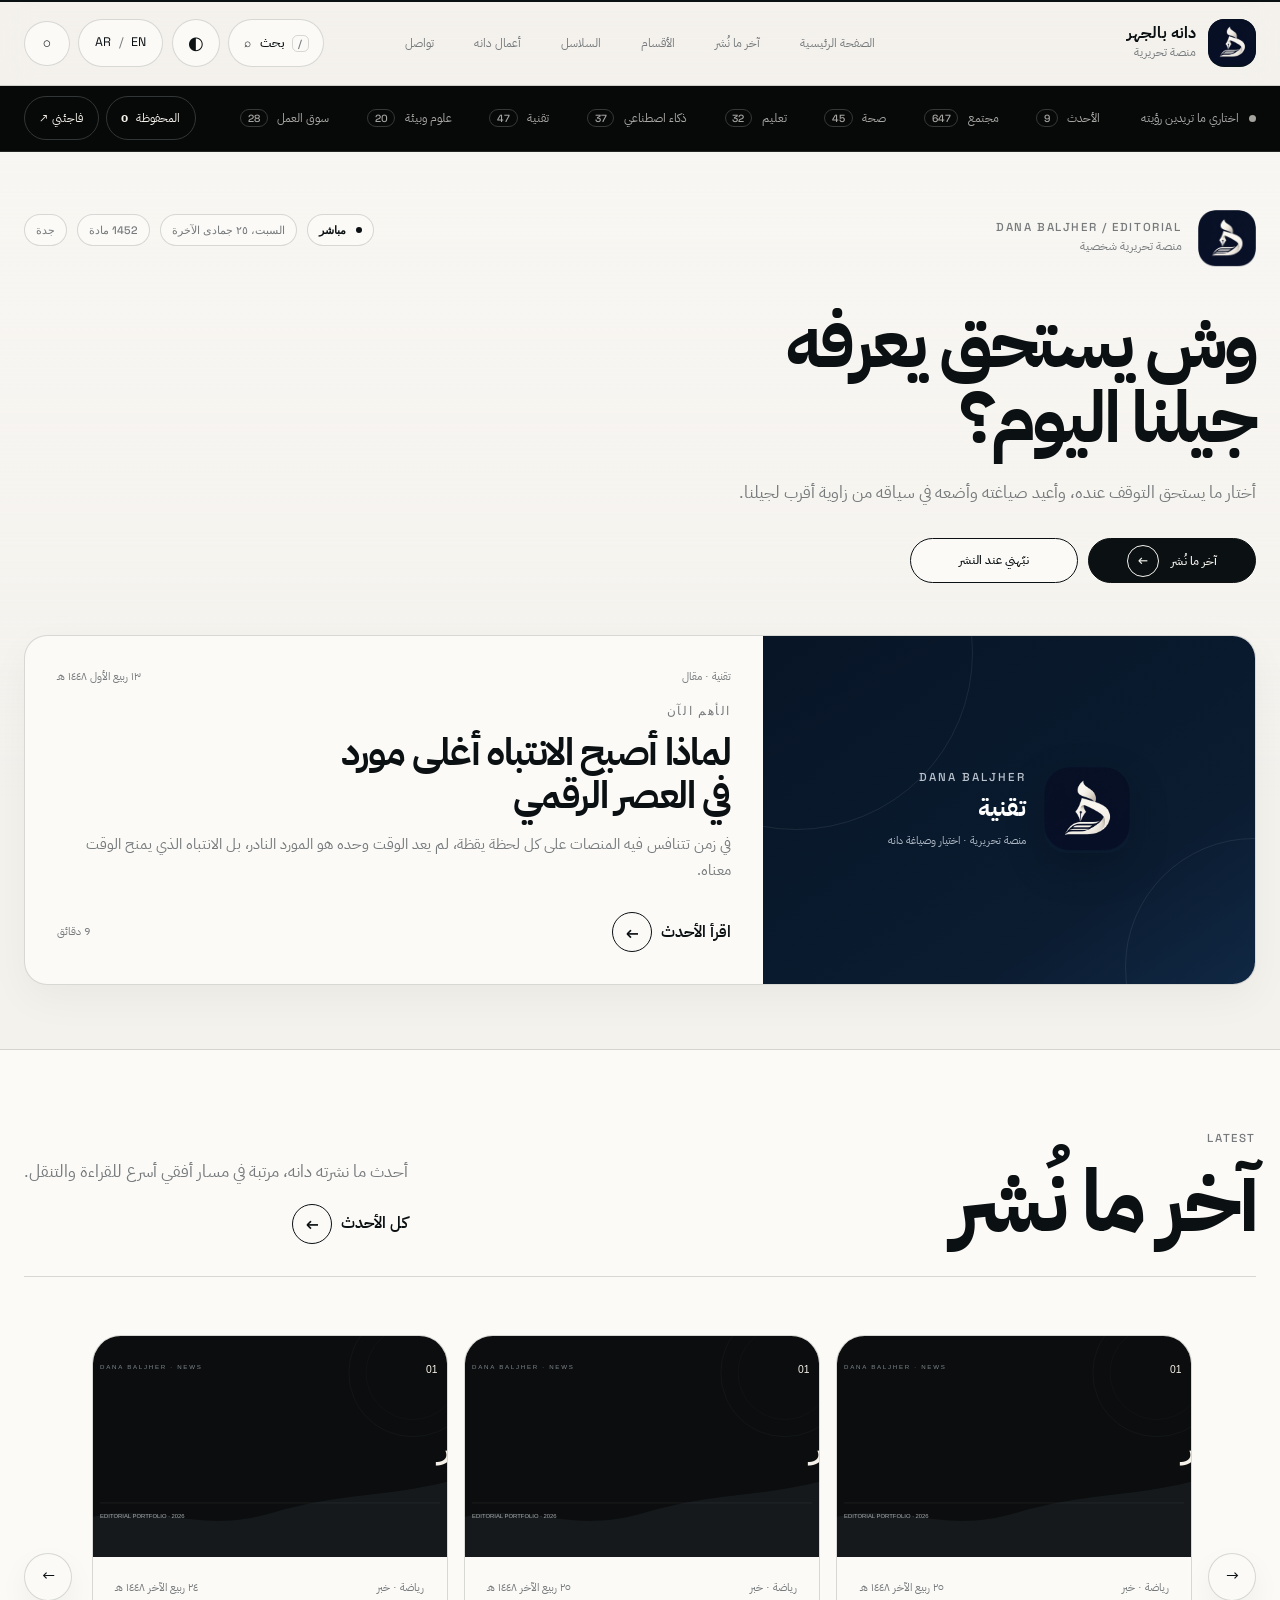
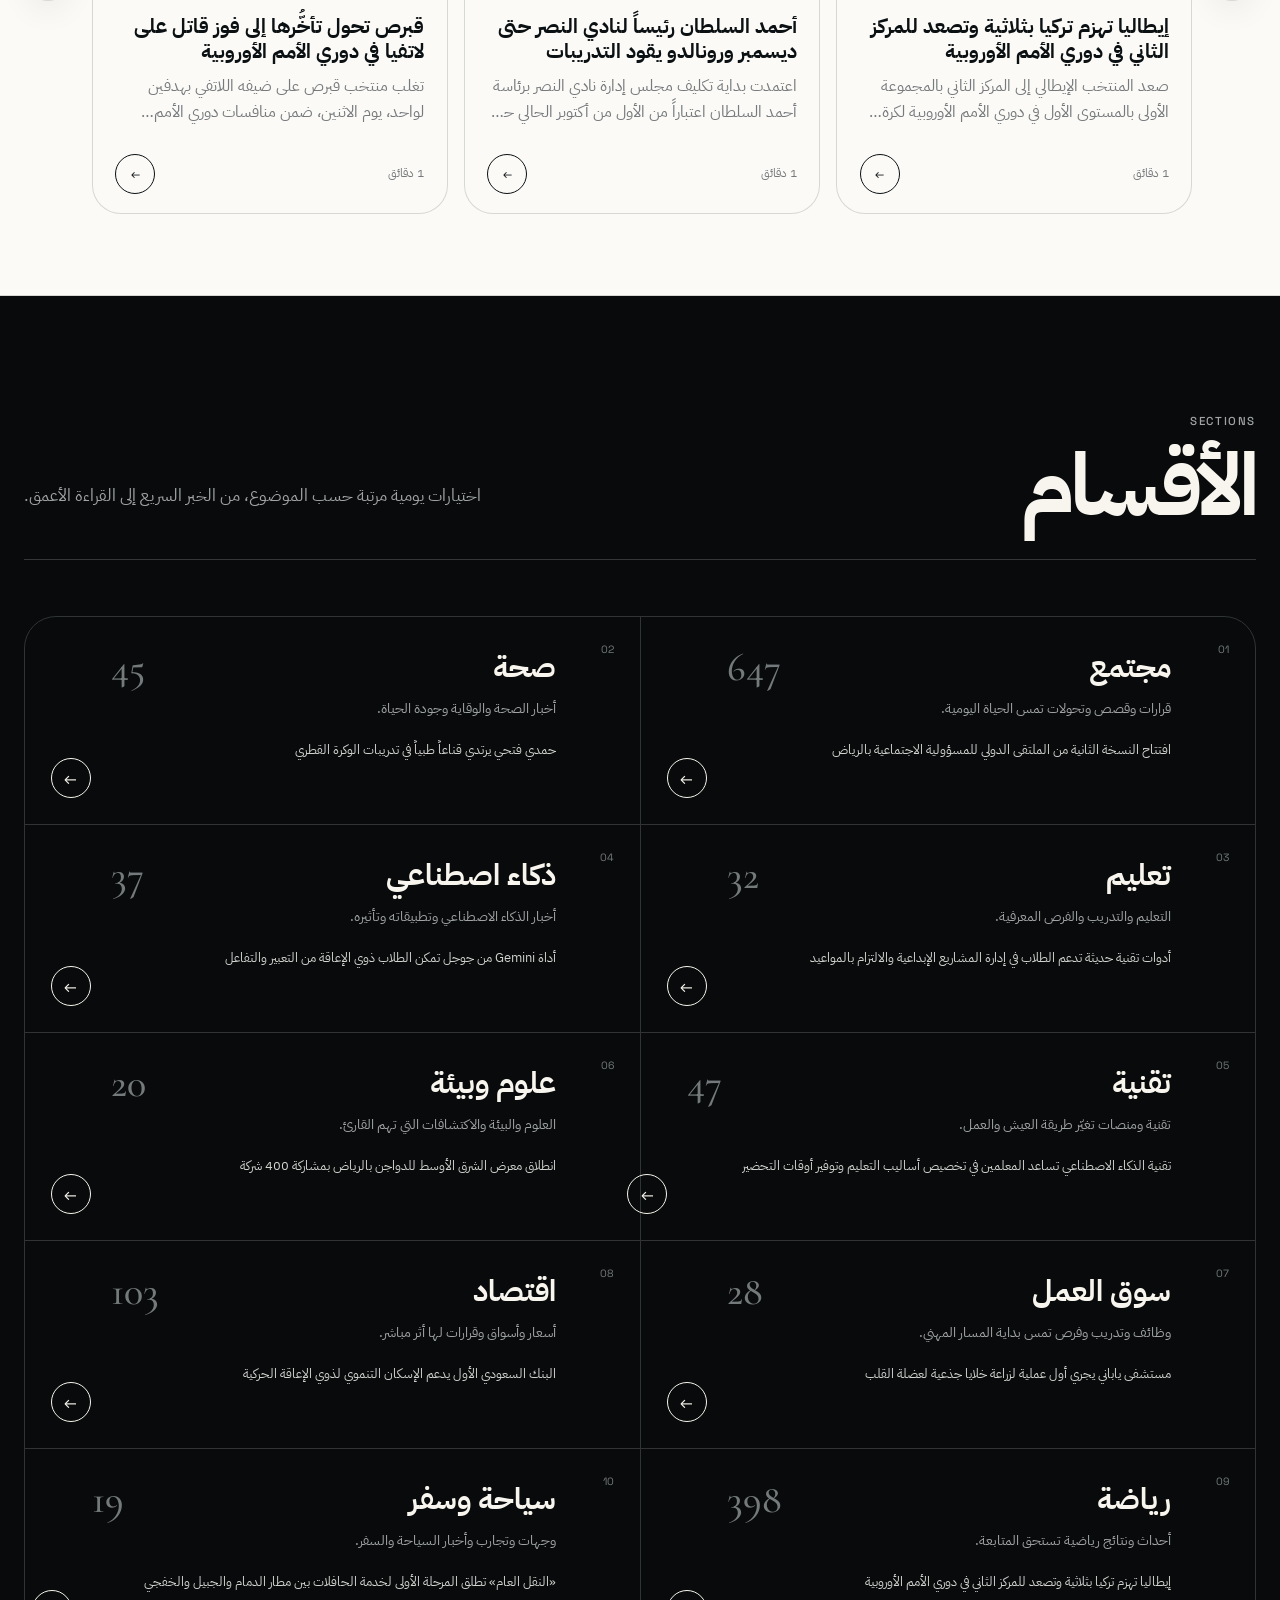
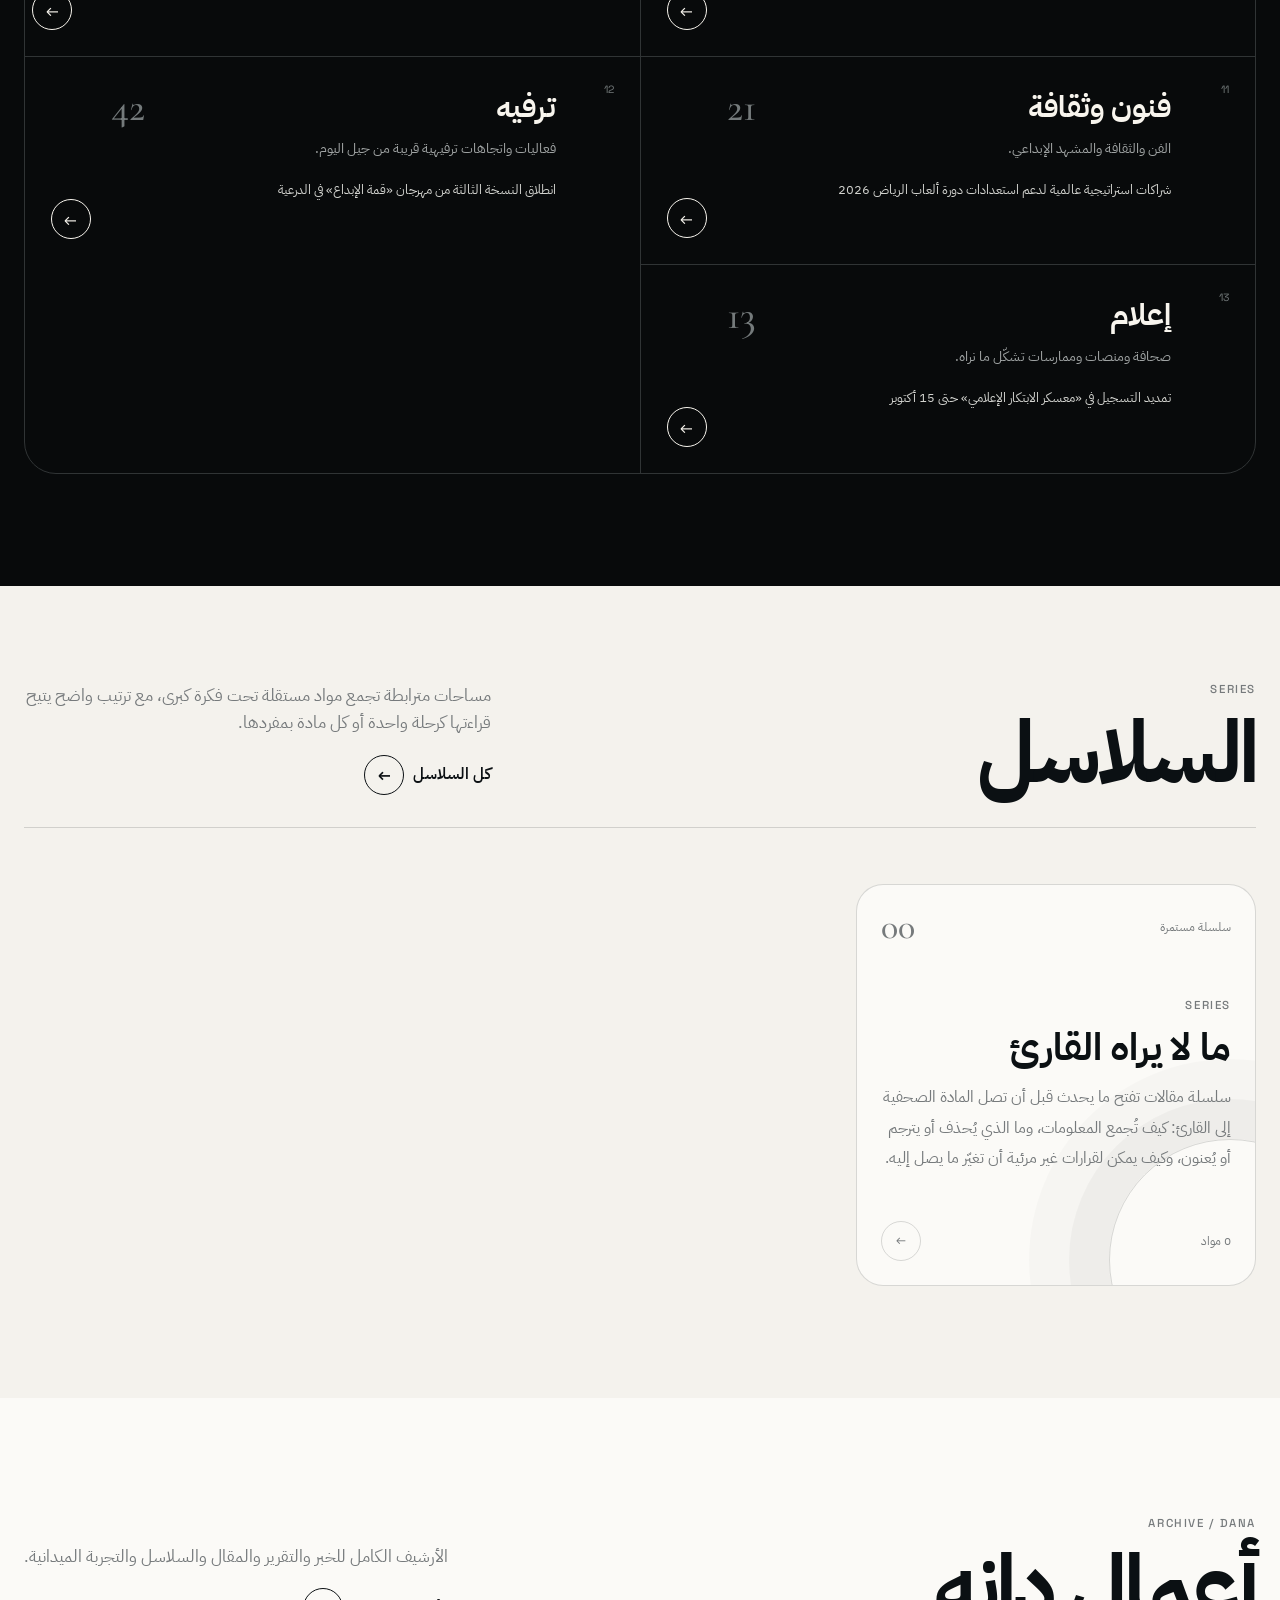
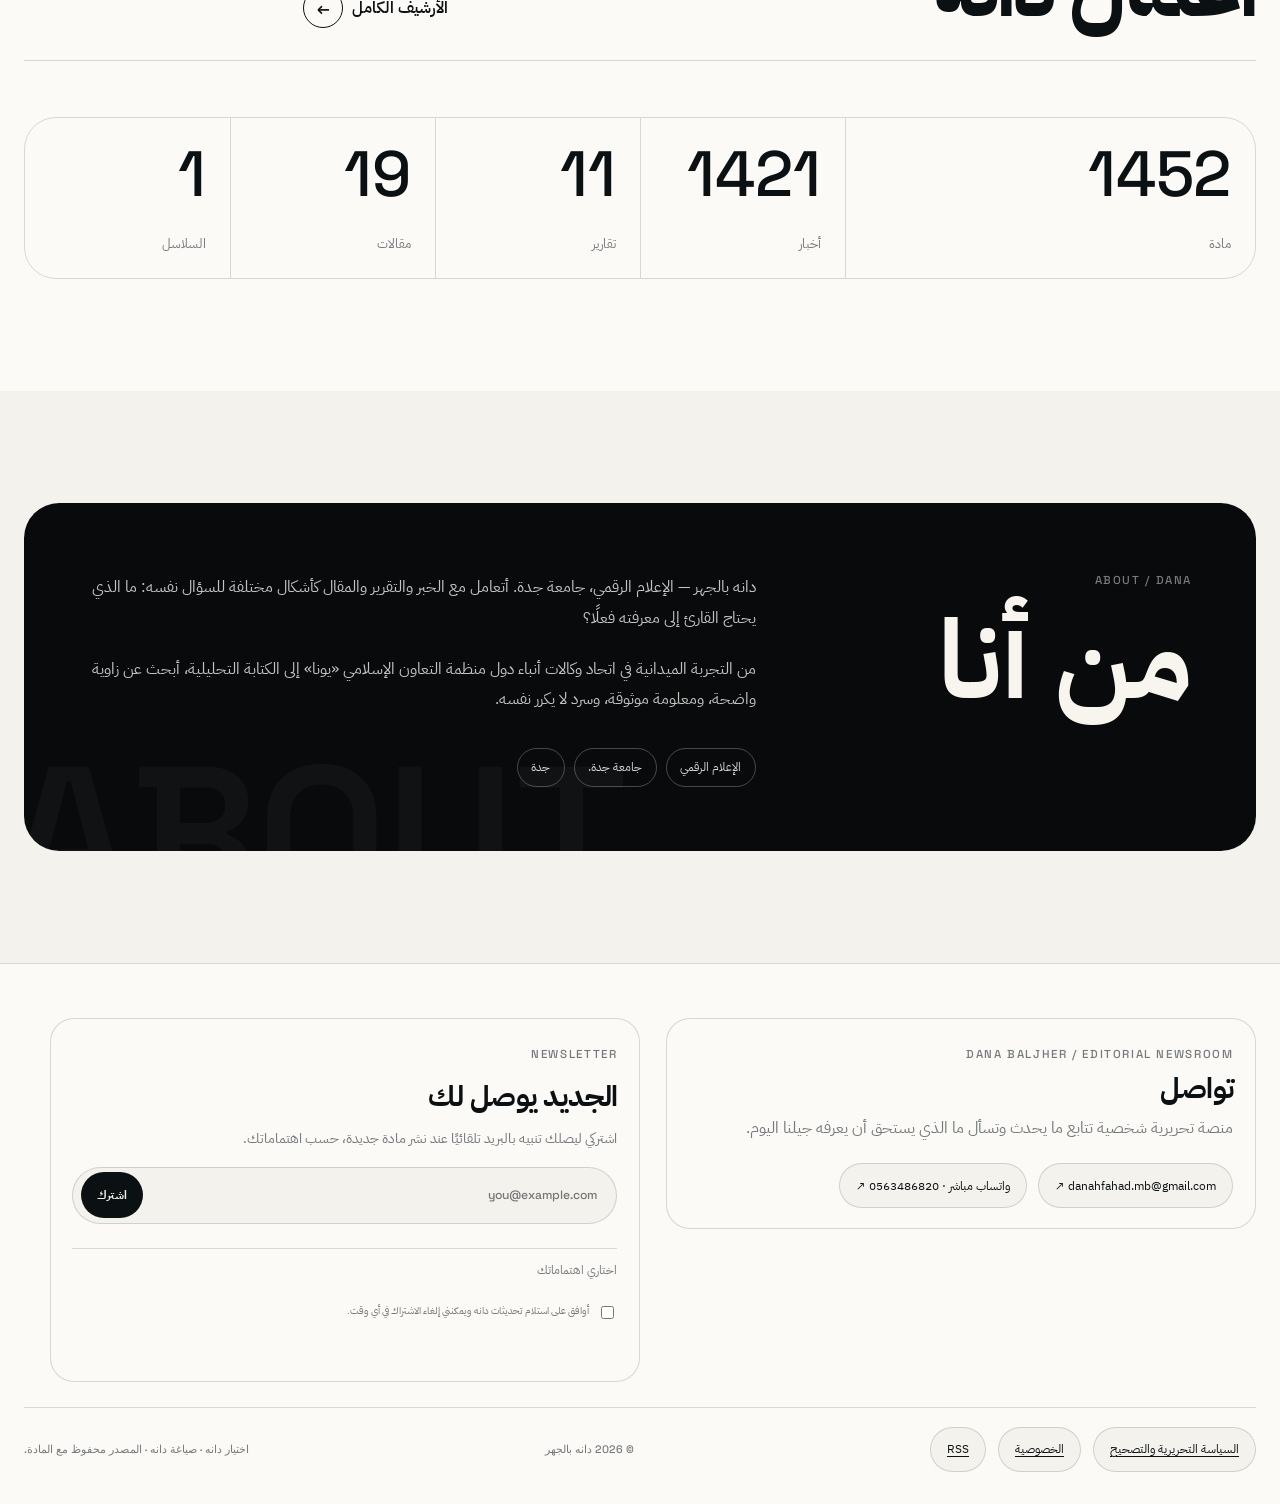
<file: index.html>
<!doctype html>
<html lang="ar" dir="rtl" data-theme="light">
<head>
<meta charset="utf-8"><meta name="viewport" content="width=device-width,initial-scale=1,viewport-fit=cover">
<meta name="theme-color" content="#f5f3ee"><meta name="description" content="منصة دانه بالجهر التحريرية — أخبار وتقارير ومقالات وسلاسل من زاوية تسأل: وش يستحق يعرفه جيلنا اليوم؟"><meta name="author" content="دانه بالجهر">
  <meta name="google-site-verification" content="qv4a4_UOnadFG6-ryh5ZseNF7m4YBMVK5atc0M4wTv8">
<meta property="og:type" content="website"><meta property="og:title" content="دانه بالجهر | منصة تحريرية"><meta property="og:image" content="assets/brand/icon-512.png">
<title>دانه بالجهر | منصة تحريرية</title>
<link rel="alternate" type="application/rss+xml" title="دانه بالجهر RSS" href="https://xydocbujrhcunpftaeyj.supabase.co/functions/v1/public-feed">
<link rel="icon" href="assets/brand/favicon.png?v=18.10"><link rel="apple-touch-icon" href="assets/brand/icon-192.png"><link rel="manifest" href="manifest.webmanifest">
<link rel="preconnect" href="https://fonts.googleapis.com"><link rel="preconnect" href="https://fonts.gstatic.com" crossorigin>
<link href="https://fonts.googleapis.com/css2?family=Aref+Ruqaa+Ink:wght@400;700&family=Cormorant+Garamond:wght@400;500;600&family=IBM+Plex+Sans+Arabic:wght@300;400;500;600;700&family=Space+Grotesk:wght@400;500;600;700&display=swap" rel="stylesheet">
<link rel="stylesheet" href="styles.css?v=18.11">
<script defer src="articles.js"></script><script defer src="translations-en.js?v=20260901-v18"></script><script defer src="series-data.js?v=20260901-v18"></script><script defer src="backend.js?v=20261020-v2"></script><script defer src="pdf-export.js?v=18.10"></script><script defer src="app.js?v=18.11"></script>
</head>
<body data-page="home">
<a class="skip-link" href="#main">تجاوز إلى المحتوى</a><div class="page-progress" id="pageProgress"><span></span></div>
<header class="site-header"><div class="shell header-row">
<a class="brand" href="index.html"><span class="brand-mark"><img src="assets/brand/dana-mark.png?v=18.10" alt="" width="46" height="46"></span><span><strong data-name>دانه بالجهر</strong><small data-portfolio>منصة تحريرية</small></span></a>
<nav class="primary-nav"><a href="index.html" data-i18n="home">الصفحة الرئيسية</a><a href="index.html#now" data-i18n="latestNow">الأحدث</a><a href="index.html#sections" data-i18n="sections">الأقسام</a><a href="series.html" data-i18n="series">السلاسل</a><a href="archive.html" data-i18n="danaWork">أعمال دانه</a><a href="index.html#contact" data-i18n="contact">تواصل</a></nav>
<div class="header-actions"><button class="icon-button notify-button" type="button" data-push-toggle aria-label="تنبيهات النشر">♢</button><button id="langToggle" class="utility" type="button">AR <span>/</span> EN</button><button id="themeToggle" class="icon-button" type="button" aria-label="المظهر">◐</button><button id="searchToggle" class="search-button" type="button"><span>⌕</span><b data-i18n="search">بحث</b><kbd>/</kbd></button><button id="menuToggle" class="icon-button menu-button" type="button">☰</button></div>
</div></header>
<div class="content-ribbon"><div class="shell ribbon-inner"><span class="ribbon-label"><i></i><span data-i18n="choose">اختاري ما تريدين رؤيته</span></span><nav id="ribbonTrack" class="ribbon-track"></nav><div class="ribbon-tools"><button id="savedShortcut"><span data-i18n="saved">المحفوظة</span> <b data-saved-count>0</b></button><button id="randomStory"><span data-i18n="surprise">فاجئني</span> ↗</button></div></div></div>
<main id="main" tabindex="-1"></main>
<footer class="site-footer" id="contact"><div class="shell footer-inner footer-newsroom">
  <div class="footer-brand-block"><span class="eyebrow">DANA BALJHER / EDITORIAL NEWSROOM</span><h3 class="footer-contact-title" data-i18n="contact">تواصل</h3><p data-i18n="footerText">منصة تحريرية شخصية تتابع ما يحدث وتسأل ما الذي يستحق أن يعرفه جيلنا اليوم.</p><div class="footer-direct"><a href="mailto:danahfahad.mb@gmail.com?subject=%D8%AA%D9%88%D8%A7%D8%B5%D9%84%20%D9%85%D9%86%20%D9%85%D9%86%D8%B5%D8%A9%20%D8%AF%D8%A7%D9%86%D9%87">danahfahad.mb@gmail.com ↗</a><a href="https://wa.me/966563486820?text=%D9%85%D8%B1%D8%AD%D8%A8%D8%A7%20%D8%AF%D8%A7%D9%86%D9%87%D8%8C%20%D8%AA%D9%88%D8%A7%D8%B5%D9%84%D8%AA%20%D9%85%D8%B9%D9%83%20%D9%85%D9%86%20%D8%A7%D9%84%D9%85%D9%88%D9%82%D8%B9" target="_blank" rel="noopener" data-i18n="whatsappDirect">واتساب مباشر ↗</a></div></div>
  <div class="footer-newsletter"><span class="eyebrow">NEWSLETTER</span><h3 data-i18n="newsletterTitle">الجديد يوصل لك</h3><p data-i18n="newsletterDeck">اشتركي ليصلك تنبيه بالبريد عند نشر مادة جديدة، حسب اهتماماتك.</p><form class="newsletter-form" data-newsletter-form><div class="newsletter-row"><input type="email" name="email" autocomplete="email" required placeholder="you@example.com" aria-label="Email"><button type="submit" data-i18n="subscribe">اشترك</button></div><details class="newsletter-topics"><summary data-i18n="chooseInterests">اختاري اهتماماتك</summary><div><label><input type="checkbox" name="topic" value="all" checked><span data-i18n="allTopics">كل الجديد</span></label><label><input type="checkbox" name="topic" value="tech"><span data-i18n="techTopic">تقنية</span></label><label><input type="checkbox" name="topic" value="careers"><span data-i18n="careersTopic">سوق العمل</span></label><label><input type="checkbox" name="topic" value="sports"><span data-i18n="sportsTopic">رياضة</span></label><label><input type="checkbox" name="topic" value="arts"><span data-i18n="artsTopic">فنون وثقافة</span></label><label><input type="checkbox" name="topic" value="society"><span data-i18n="societyTopic">مجتمع</span></label><label><input type="checkbox" name="topic" value="economy"><span data-i18n="economyTopic">اقتصاد</span></label><label><input type="checkbox" name="topic" value="media"><span data-i18n="mediaTopic">إعلام</span></label><label><input type="checkbox" name="topic" value="entertainment"><span data-i18n="entertainmentTopic">ترفيه</span></label></div></details><label class="newsletter-consent"><input type="checkbox" name="consent" required><span data-i18n="newsletterConsent">أوافق على استلام تحديثات دانه ويمكنني إلغاء الاشتراك في أي وقت.</span></label><small data-newsletter-status aria-live="polite"></small></form></div>
  
  <div class="footer-bottom"><div class="policy-links"><a href="editorial.html" data-i18n="editorialPolicy">السياسة التحريرية والتصحيح</a><a href="privacy.html" data-i18n="privacy">الخصوصية</a><a href="https://xydocbujrhcunpftaeyj.supabase.co/functions/v1/public-feed" target="_blank" rel="noopener">RSS</a></div><small>© <span data-year></span> <span data-name>دانه بالجهر</span></small><small data-i18n="footerNote">اختيار دانه · صياغة دانه · المصدر محفوظ مع المادة.</small></div>
</div></footer>
<button class="back-to-top" id="backToTop" type="button" aria-label="إلى الأعلى" title="إلى الأعلى">↑</button>
<section class="search-overlay" id="searchPanel" hidden aria-hidden="true"><button class="search-backdrop" data-search-close aria-label="close"></button><div class="search-dialog"><div class="search-head"><div><span class="eyebrow">SEARCH / <b data-search-total>—</b></span><h2 data-i18n="searchArchive">ابحثي في الأرشيف</h2></div><button data-search-close class="close-button">ESC ×</button></div><label class="global-search"><span>⌕</span><input id="globalSearch" type="search" autocomplete="off" placeholder="ابدئي بحرف أو كلمة من العنوان…"></label><div class="search-meta"><span id="searchStatus"></span><span data-i18n="titleMatch">المطابقة من بداية كلمات العنوان</span></div><div id="quickResults" class="quick-results"></div></div></section>
<aside class="mobile-drawer" id="mobileDrawer" aria-hidden="true"><div class="drawer-head"><a class="brand" href="index.html"><img src="assets/brand/dana-mark.png?v=18.10" alt=""><span><strong data-name>دانه بالجهر</strong><small data-portfolio>منصة تحريرية</small></span></a><button id="drawerClose">×</button></div><div class="drawer-links"><a href="index.html" data-i18n="home">الصفحة الرئيسية</a><a href="index.html#now" data-i18n="latestNow">الأحدث</a><a href="index.html#sections" data-i18n="sections">الأقسام</a><a href="section.html?section=society" data-i18n="societyTopic">مجتمع</a><a href="section.html?section=tech" data-i18n="techTopic">تقنية</a><a href="section.html?section=careers" data-i18n="careersTopic">سوق العمل</a><a href="section.html?section=sports" data-i18n="sportsTopic">رياضة</a><a href="section.html?section=arts" data-i18n="artsTopic">فنون وثقافة</a><a href="section.html?section=entertainment" data-i18n="entertainmentTopic">ترفيه</a><a href="section.html?section=economy" data-i18n="economyTopic">اقتصاد</a><a href="section.html?section=media" data-i18n="mediaTopic">إعلام</a><a href="series.html" data-i18n="series">السلاسل</a><a href="archive.html" data-i18n="danaWork">أعمال دانه</a><a href="index.html#about" data-i18n="about">من أنا</a><a href="index.html#contact" data-i18n="contact">تواصل</a></div><div class="drawer-language"><button data-drawer-lang="ar">العربية</button><button data-drawer-lang="en">English</button></div><button id="drawerSearch" class="drawer-search" data-i18n="searchArchive">ابحثي في الأرشيف</button></aside><div class="drawer-backdrop" id="drawerBackdrop" hidden></div>
<div class="reading-dock" id="readingDock" hidden></div><div class="toast" id="toast" hidden></div>
</body></html>
</file>
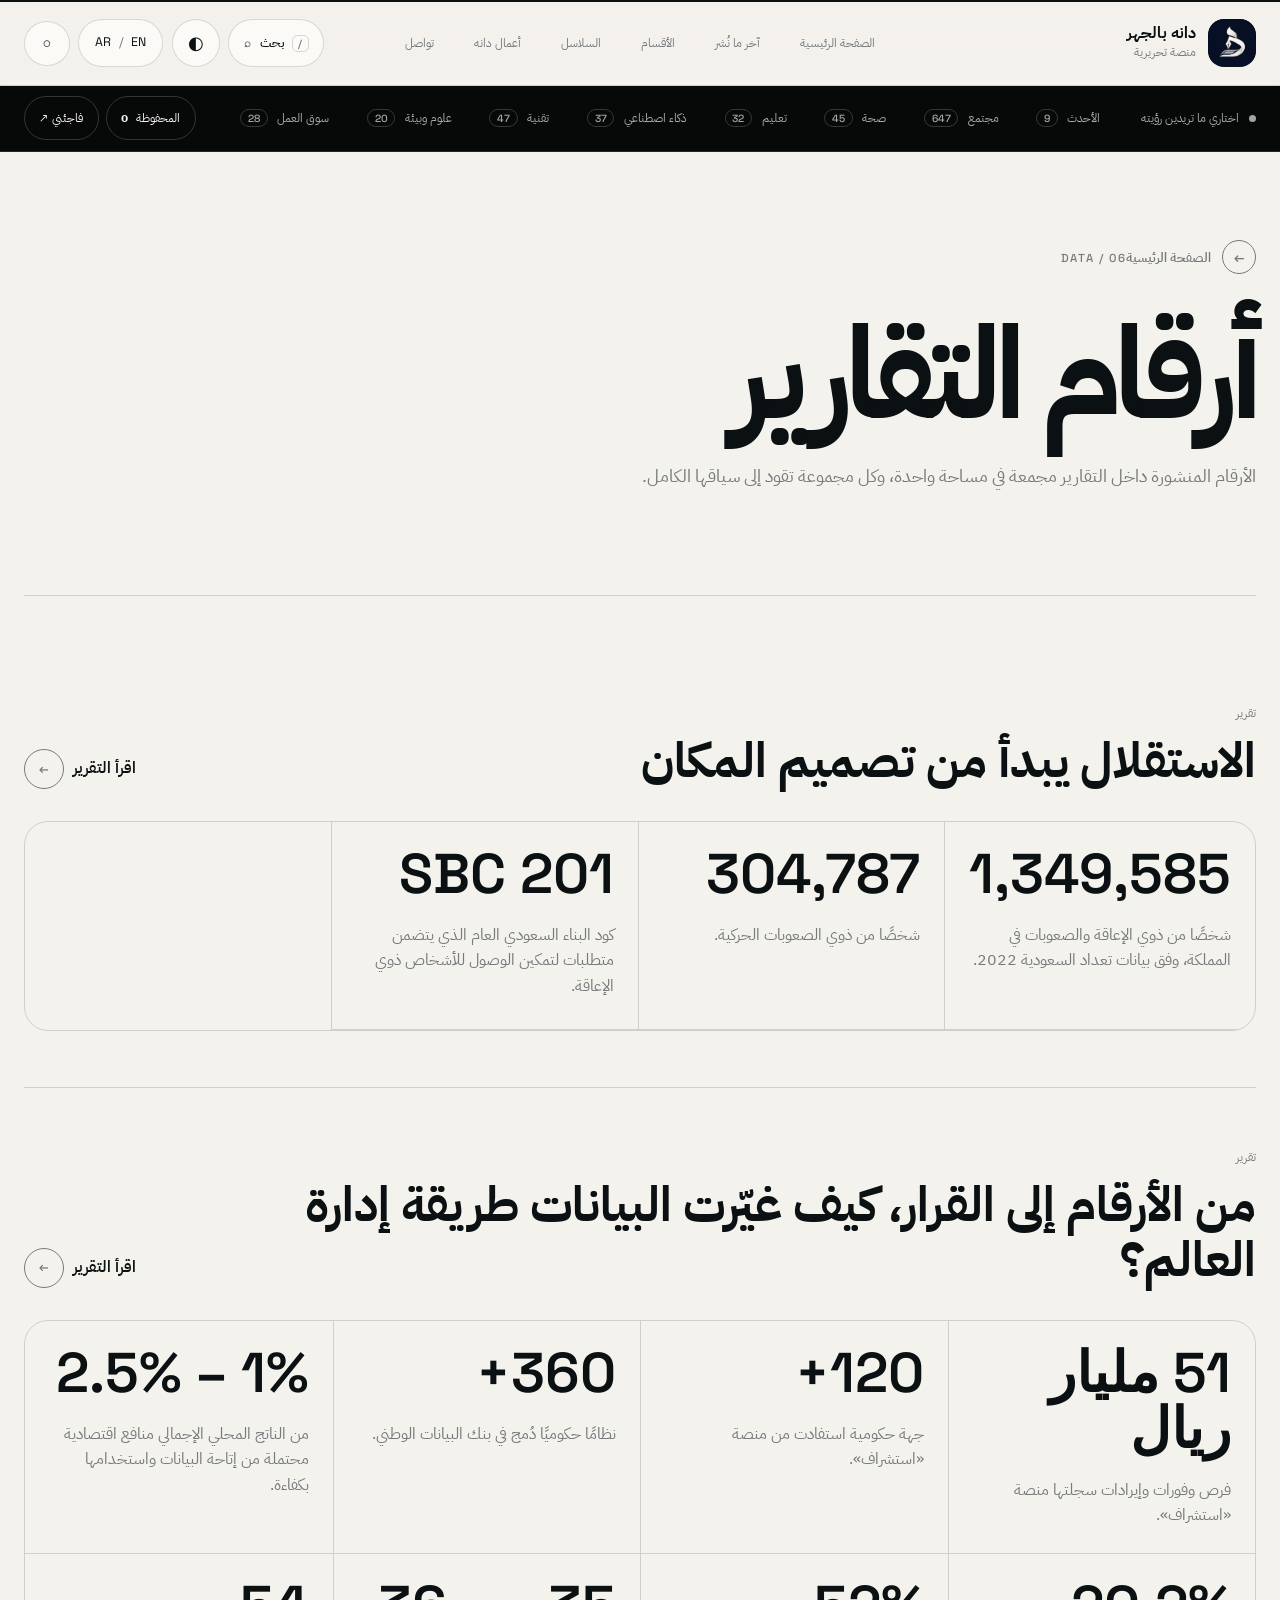
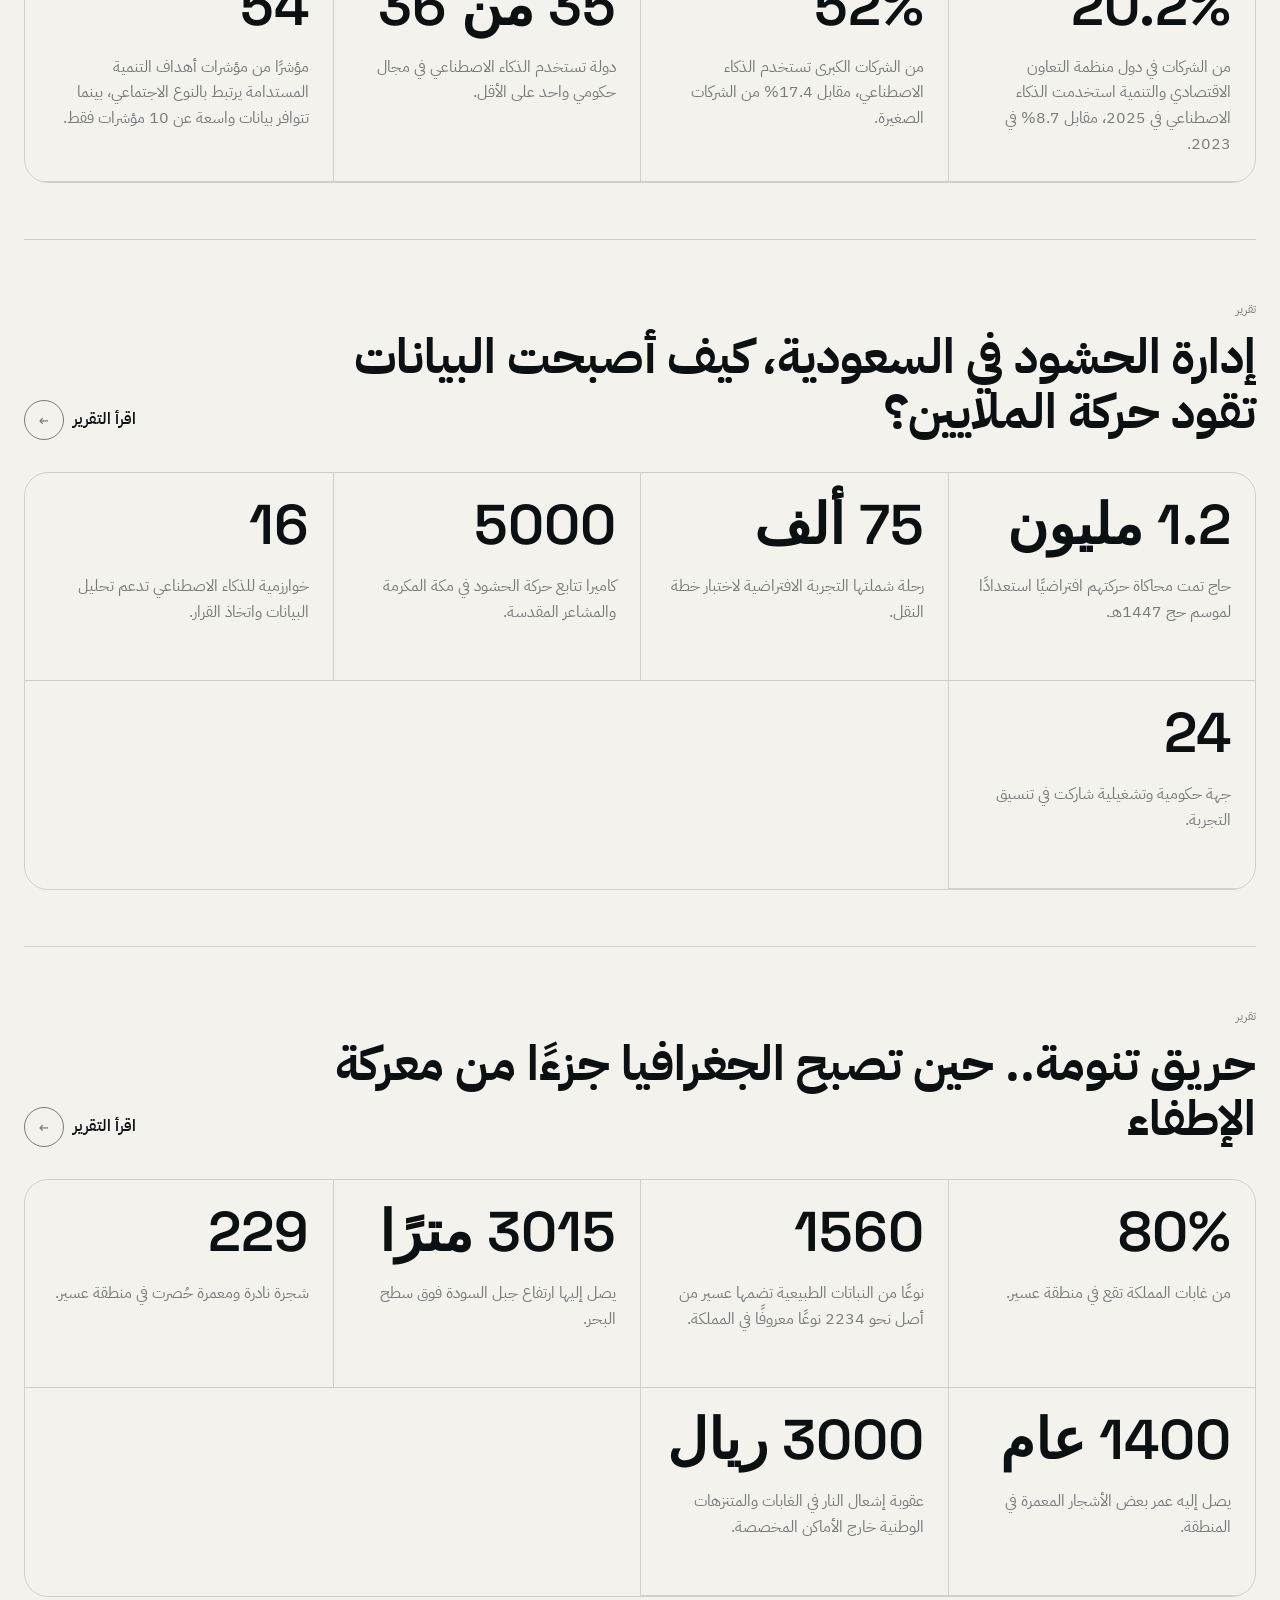
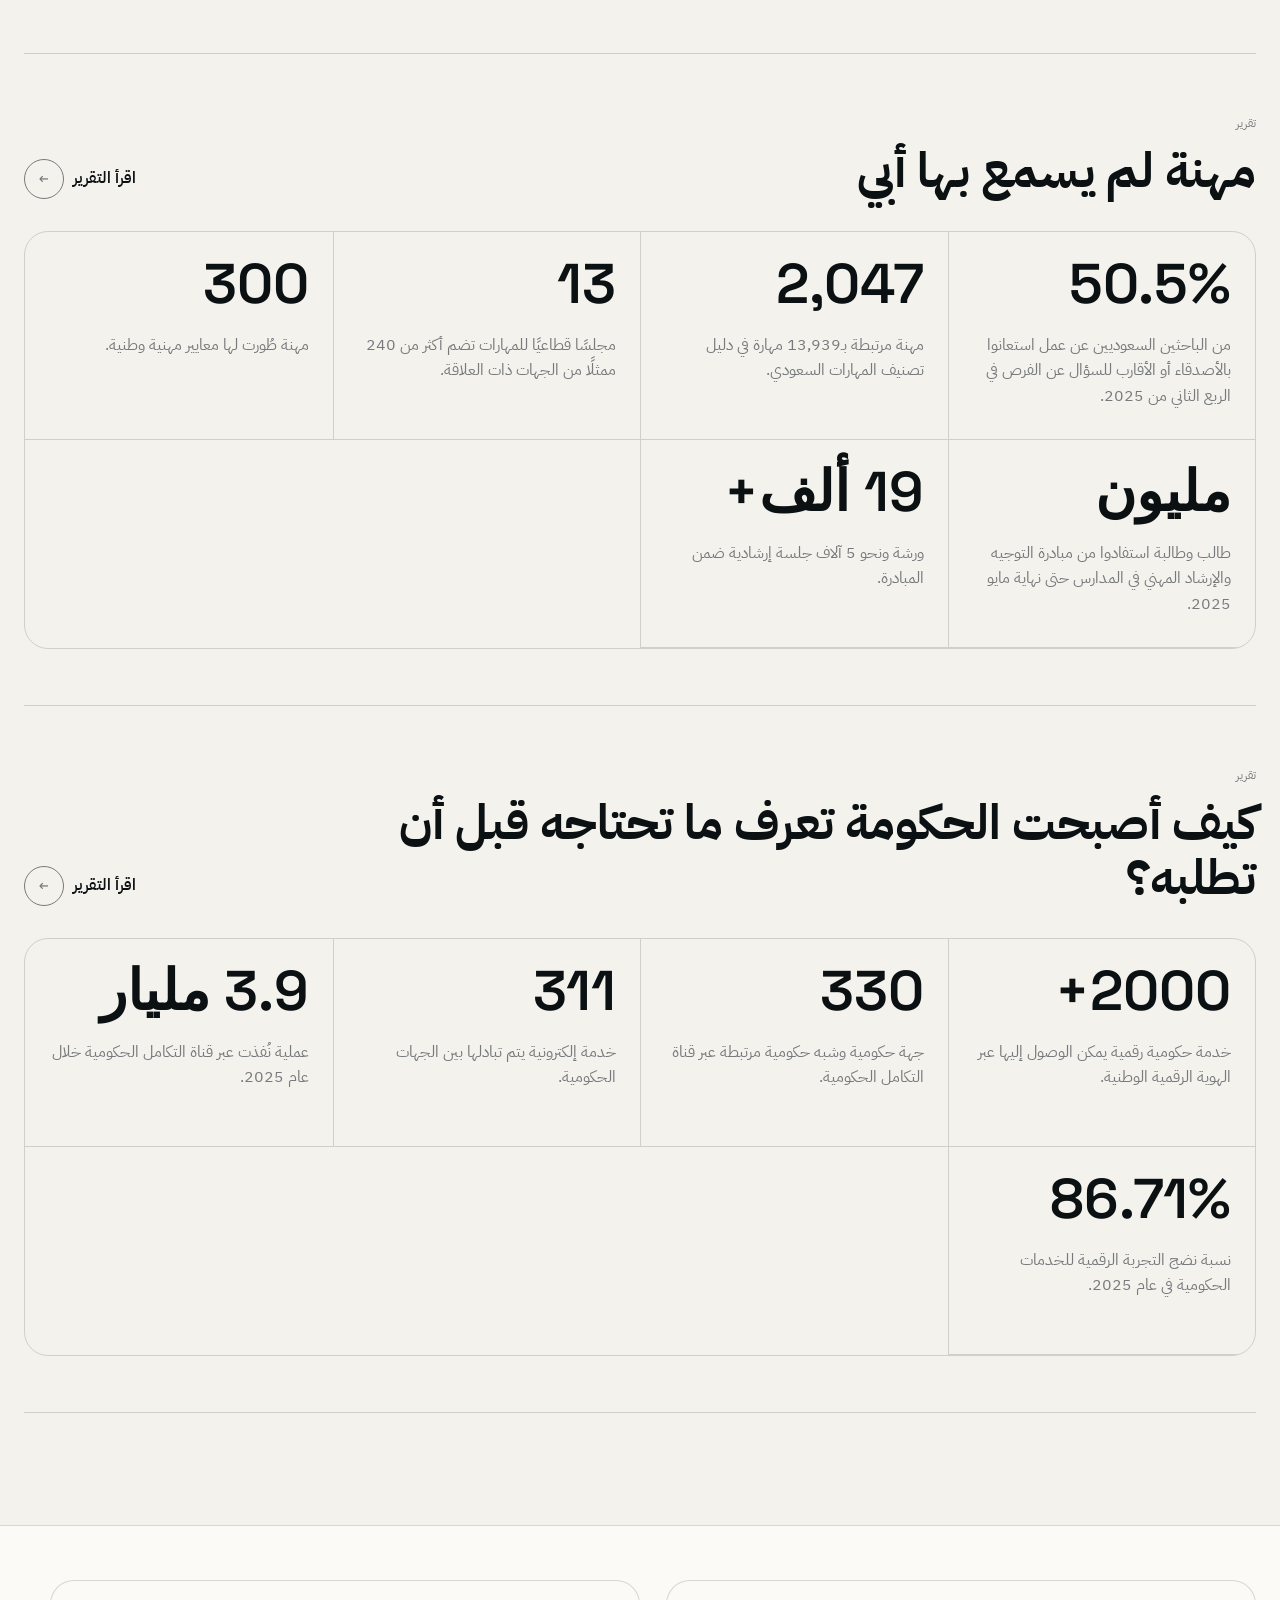
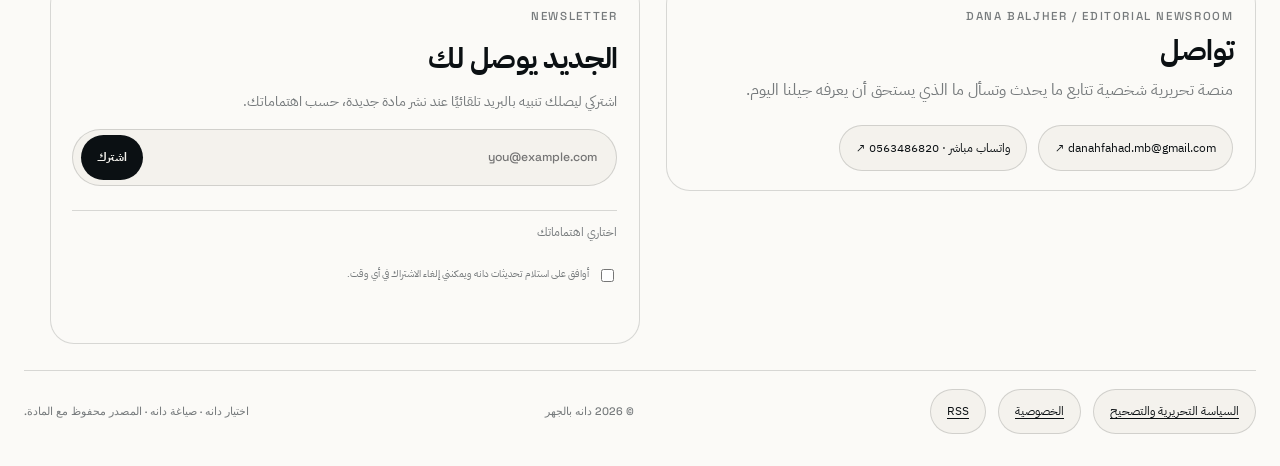
<file: data.html>
<!doctype html>
<html lang="ar" dir="rtl" data-theme="light">
<head>
<meta charset="utf-8"><meta name="viewport" content="width=device-width,initial-scale=1,viewport-fit=cover">
<meta name="theme-color" content="#f5f3ee"><meta name="description" content="منصة دانه بالجهر التحريرية — أخبار وتقارير ومقالات وسلاسل من زاوية تسأل: وش يستحق يعرفه جيلنا اليوم؟"><meta name="author" content="دانه بالجهر">
<meta property="og:type" content="website"><meta property="og:title" content="دانه بالجهر | منصة تحريرية"><meta property="og:image" content="assets/brand/icon-512.png">
<title>دانه بالجهر | منصة تحريرية</title>
<link rel="alternate" type="application/rss+xml" title="دانه بالجهر RSS" href="https://xydocbujrhcunpftaeyj.supabase.co/functions/v1/public-feed">
<link rel="icon" href="assets/brand/favicon.png?v=18.10"><link rel="apple-touch-icon" href="assets/brand/icon-192.png"><link rel="manifest" href="manifest.webmanifest">
<link rel="preconnect" href="https://fonts.googleapis.com"><link rel="preconnect" href="https://fonts.gstatic.com" crossorigin>
<link href="https://fonts.googleapis.com/css2?family=IBM+Plex+Sans+Arabic:wght@300;400;500;600;700&family=Space+Grotesk:wght@400;500;600;700&display=swap" rel="stylesheet">
<link rel="stylesheet" href="styles.css?v=18.11">
<script defer src="articles.js"></script><script defer src="translations-en.js?v=20260901-v18"></script><script defer src="series-data.js?v=20260901-v18"></script><script defer src="backend.js?v=20261020-v2"></script><script defer src="pdf-export.js?v=18.10"></script><script defer src="app.js?v=18.11"></script>
</head>
<body data-page="data">
<a class="skip-link" href="#main">تجاوز إلى المحتوى</a><div class="page-progress" id="pageProgress"><span></span></div>
<header class="site-header"><div class="shell header-row">
<a class="brand" href="index.html"><span class="brand-mark"><img src="assets/brand/dana-mark.png?v=18.10" alt="" width="46" height="46"></span><span><strong data-name>دانه بالجهر</strong><small data-portfolio>منصة تحريرية</small></span></a>
<nav class="primary-nav"><a href="index.html" data-i18n="home">الصفحة الرئيسية</a><a href="index.html#now" data-i18n="latestNow">الأحدث</a><a href="index.html#sections" data-i18n="sections">الأقسام</a><a href="series.html" data-i18n="series">السلاسل</a><a href="archive.html" data-i18n="danaWork">أعمال دانه</a><a href="index.html#contact" data-i18n="contact">تواصل</a></nav>
<div class="header-actions"><button class="icon-button notify-button" type="button" data-push-toggle aria-label="تنبيهات النشر">♢</button><button id="langToggle" class="utility" type="button">AR <span>/</span> EN</button><button id="themeToggle" class="icon-button" type="button" aria-label="المظهر">◐</button><button id="searchToggle" class="search-button" type="button"><span>⌕</span><b data-i18n="search">بحث</b><kbd>/</kbd></button><button id="menuToggle" class="icon-button menu-button" type="button">☰</button></div>
</div></header>
<div class="content-ribbon"><div class="shell ribbon-inner"><span class="ribbon-label"><i></i><span data-i18n="choose">اختاري ما تريدين رؤيته</span></span><nav id="ribbonTrack" class="ribbon-track"></nav><div class="ribbon-tools"><button id="savedShortcut"><span data-i18n="saved">المحفوظة</span> <b data-saved-count>0</b></button><button id="randomStory"><span data-i18n="surprise">فاجئني</span> ↗</button></div></div></div>
<main id="main" tabindex="-1"></main>
<footer class="site-footer" id="contact"><div class="shell footer-inner footer-newsroom">
  <div class="footer-brand-block"><span class="eyebrow">DANA BALJHER / EDITORIAL NEWSROOM</span><h3 class="footer-contact-title" data-i18n="contact">تواصل</h3><p data-i18n="footerText">منصة تحريرية شخصية تتابع ما يحدث وتسأل ما الذي يستحق أن يعرفه جيلنا اليوم.</p><div class="footer-direct"><a href="mailto:danahfahad.mb@gmail.com?subject=%D8%AA%D9%88%D8%A7%D8%B5%D9%84%20%D9%85%D9%86%20%D9%85%D9%86%D8%B5%D8%A9%20%D8%AF%D8%A7%D9%86%D9%87">danahfahad.mb@gmail.com ↗</a><a href="https://wa.me/966563486820?text=%D9%85%D8%B1%D8%AD%D8%A8%D8%A7%20%D8%AF%D8%A7%D9%86%D9%87%D8%8C%20%D8%AA%D9%88%D8%A7%D8%B5%D9%84%D8%AA%20%D9%85%D8%B9%D9%83%20%D9%85%D9%86%20%D8%A7%D9%84%D9%85%D9%88%D9%82%D8%B9" target="_blank" rel="noopener" data-i18n="whatsappDirect">واتساب مباشر ↗</a></div></div>
  <div class="footer-newsletter"><span class="eyebrow">NEWSLETTER</span><h3 data-i18n="newsletterTitle">الجديد يوصل لك</h3><p data-i18n="newsletterDeck">اشتركي ليصلك تنبيه بالبريد عند نشر مادة جديدة، حسب اهتماماتك.</p><form class="newsletter-form" data-newsletter-form><div class="newsletter-row"><input type="email" name="email" autocomplete="email" required placeholder="you@example.com" aria-label="Email"><button type="submit" data-i18n="subscribe">اشترك</button></div><details class="newsletter-topics"><summary data-i18n="chooseInterests">اختاري اهتماماتك</summary><div><label><input type="checkbox" name="topic" value="all" checked><span data-i18n="allTopics">كل الجديد</span></label><label><input type="checkbox" name="topic" value="tech"><span data-i18n="techTopic">تقنية</span></label><label><input type="checkbox" name="topic" value="careers"><span data-i18n="careersTopic">سوق العمل</span></label><label><input type="checkbox" name="topic" value="sports"><span data-i18n="sportsTopic">رياضة</span></label><label><input type="checkbox" name="topic" value="arts"><span data-i18n="artsTopic">فنون وثقافة</span></label><label><input type="checkbox" name="topic" value="society"><span data-i18n="societyTopic">مجتمع</span></label><label><input type="checkbox" name="topic" value="economy"><span data-i18n="economyTopic">اقتصاد</span></label><label><input type="checkbox" name="topic" value="media"><span data-i18n="mediaTopic">إعلام</span></label><label><input type="checkbox" name="topic" value="entertainment"><span data-i18n="entertainmentTopic">ترفيه</span></label></div></details><label class="newsletter-consent"><input type="checkbox" name="consent" required><span data-i18n="newsletterConsent">أوافق على استلام تحديثات دانه ويمكنني إلغاء الاشتراك في أي وقت.</span></label><small data-newsletter-status aria-live="polite"></small></form></div>
  
  <div class="footer-bottom"><div class="policy-links"><a href="editorial.html" data-i18n="editorialPolicy">السياسة التحريرية والتصحيح</a><a href="privacy.html" data-i18n="privacy">الخصوصية</a><a href="https://xydocbujrhcunpftaeyj.supabase.co/functions/v1/public-feed" target="_blank" rel="noopener">RSS</a></div><small>© <span data-year></span> <span data-name>دانه بالجهر</span></small><small data-i18n="footerNote">اختيار دانه · صياغة دانه · المصدر محفوظ مع المادة.</small></div>
</div></footer>
<button class="back-to-top" id="backToTop" type="button" aria-label="إلى الأعلى" title="إلى الأعلى">↑</button>
<section class="search-overlay" id="searchPanel" hidden aria-hidden="true"><button class="search-backdrop" data-search-close aria-label="close"></button><div class="search-dialog"><div class="search-head"><div><span class="eyebrow">SEARCH / <b data-search-total>—</b></span><h2 data-i18n="searchArchive">ابحثي في الأرشيف</h2></div><button data-search-close class="close-button">ESC ×</button></div><label class="global-search"><span>⌕</span><input id="globalSearch" type="search" autocomplete="off" placeholder="ابدئي بحرف أو كلمة من العنوان…"></label><div class="search-meta"><span id="searchStatus"></span><span data-i18n="titleMatch">المطابقة من بداية كلمات العنوان</span></div><div id="quickResults" class="quick-results"></div></div></section>
<aside class="mobile-drawer" id="mobileDrawer" aria-hidden="true"><div class="drawer-head"><a class="brand" href="index.html"><img src="assets/brand/dana-mark.png?v=18.10" alt=""><span><strong data-name>دانه بالجهر</strong><small data-portfolio>منصة تحريرية</small></span></a><button id="drawerClose">×</button></div><div class="drawer-links"><a href="index.html" data-i18n="home">الصفحة الرئيسية</a><a href="index.html#now" data-i18n="latestNow">الأحدث</a><a href="index.html#sections" data-i18n="sections">الأقسام</a><a href="section.html?section=society" data-i18n="societyTopic">مجتمع</a><a href="section.html?section=tech" data-i18n="techTopic">تقنية</a><a href="section.html?section=careers" data-i18n="careersTopic">سوق العمل</a><a href="section.html?section=sports" data-i18n="sportsTopic">رياضة</a><a href="section.html?section=arts" data-i18n="artsTopic">فنون وثقافة</a><a href="section.html?section=entertainment" data-i18n="entertainmentTopic">ترفيه</a><a href="section.html?section=economy" data-i18n="economyTopic">اقتصاد</a><a href="section.html?section=media" data-i18n="mediaTopic">إعلام</a><a href="series.html" data-i18n="series">السلاسل</a><a href="archive.html" data-i18n="danaWork">أعمال دانه</a><a href="index.html#about" data-i18n="about">من أنا</a><a href="index.html#contact" data-i18n="contact">تواصل</a></div><div class="drawer-language"><button data-drawer-lang="ar">العربية</button><button data-drawer-lang="en">English</button></div><button id="drawerSearch" class="drawer-search" data-i18n="searchArchive">ابحثي في الأرشيف</button></aside><div class="drawer-backdrop" id="drawerBackdrop" hidden></div>
<div class="reading-dock" id="readingDock" hidden></div><div class="toast" id="toast" hidden></div>
</body></html>
</file>
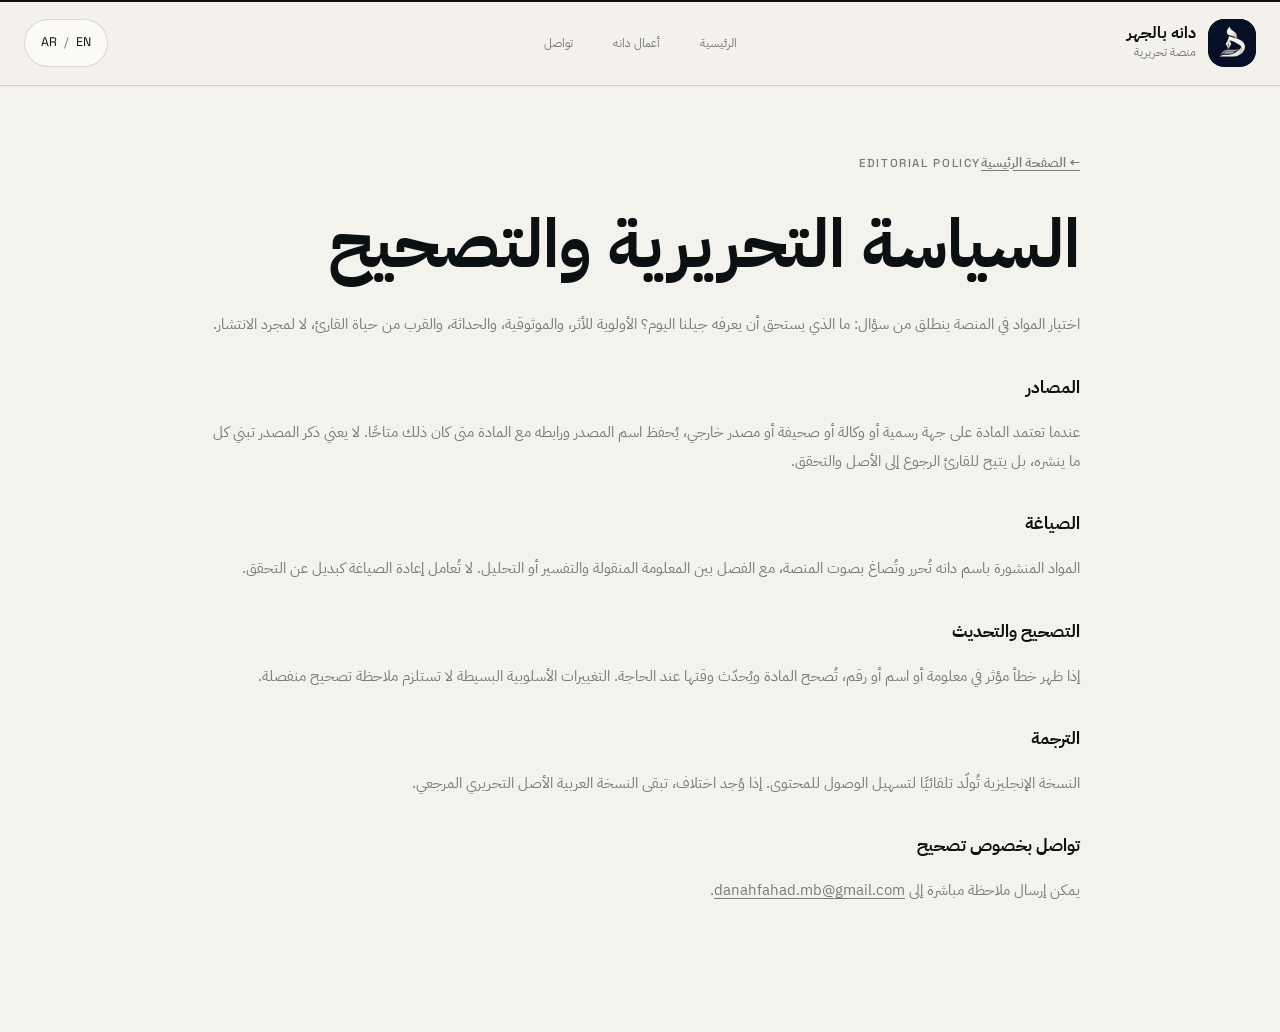
<file: editorial.html>
<!doctype html><html lang="ar" dir="rtl" data-theme="light"><head><meta charset="utf-8"><meta name="viewport" content="width=device-width,initial-scale=1"><meta name="description" content="Dana Baljher editorial platform"><title>السياسة التحريرية والتصحيح | دانه بالجهر</title><link rel="icon" href="assets/brand/favicon.png?v=18.10"><link rel="stylesheet" href="styles.css?v=18.10"><link rel="preconnect" href="https://fonts.googleapis.com"><link rel="preconnect" href="https://fonts.gstatic.com" crossorigin><link href="https://fonts.googleapis.com/css2?family=Aref+Ruqaa+Ink:wght@400;700&family=IBM+Plex+Sans+Arabic:wght@300;400;500;600;700&family=Space+Grotesk:wght@400;500;600;700&display=swap" rel="stylesheet"><script defer src="legal.js?v=18.10"></script></head><body data-legal="editorial"><a class="skip-link" href="#main">Skip to content</a><header class="site-header"><div class="shell header-row"><a class="brand" href="index.html"><span class="brand-mark"><img src="assets/brand/dana-mark.png?v=18.10" alt="" width="46" height="46"></span><span><strong data-legal-name>دانه بالجهر</strong><small data-legal-portfolio>منصة تحريرية</small></span></a><nav class="primary-nav legal-nav"><a href="index.html" data-legal-home>الرئيسية</a><a href="archive.html" data-legal-work>أعمال دانه</a><a href="index.html#contact" data-legal-contact>تواصل</a></nav><div class="header-actions"><button id="legalLang" class="utility" type="button">AR <span>/</span> EN</button></div></div></header><main id="main" class="legal-page shell"><article class="legal-card" id="legalContent"></article></main><button class="back-to-top" id="backToTop" type="button" aria-label="إلى الأعلى" title="إلى الأعلى">↑</button></body></html>
</file>
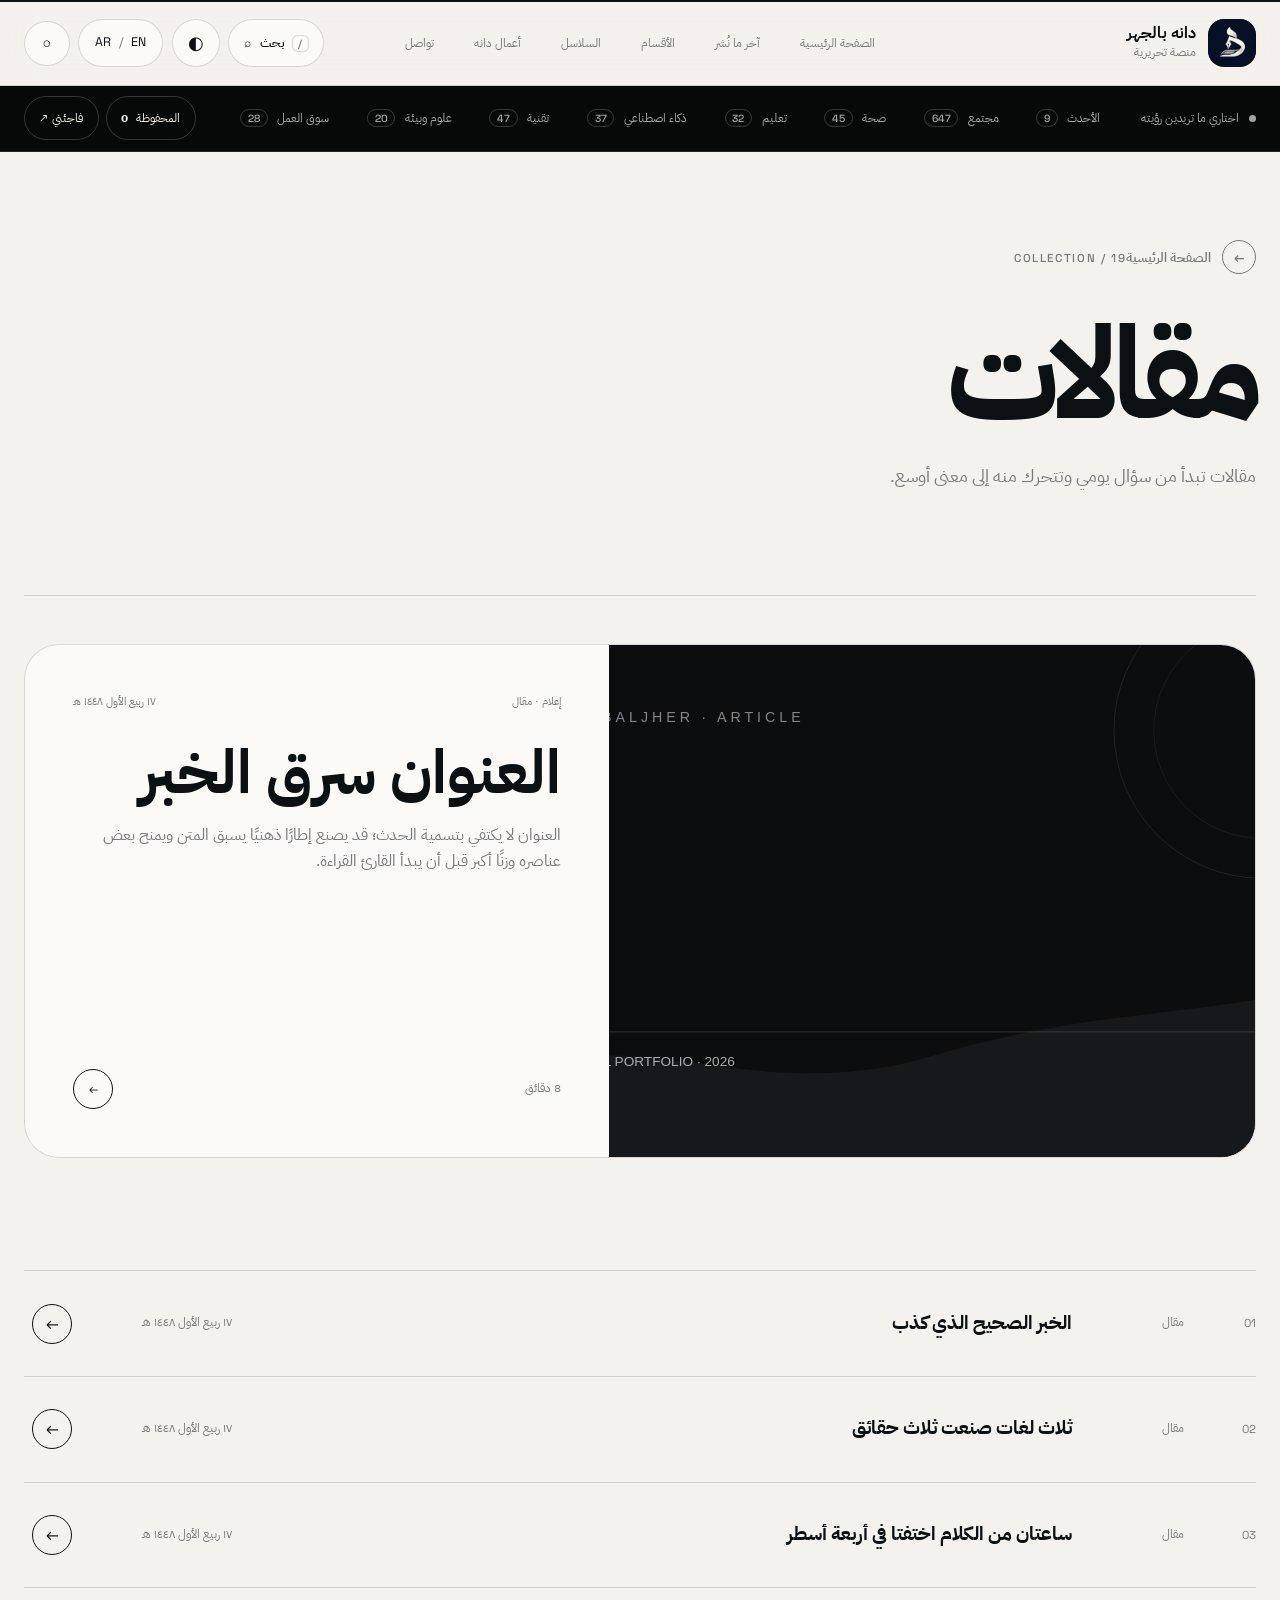
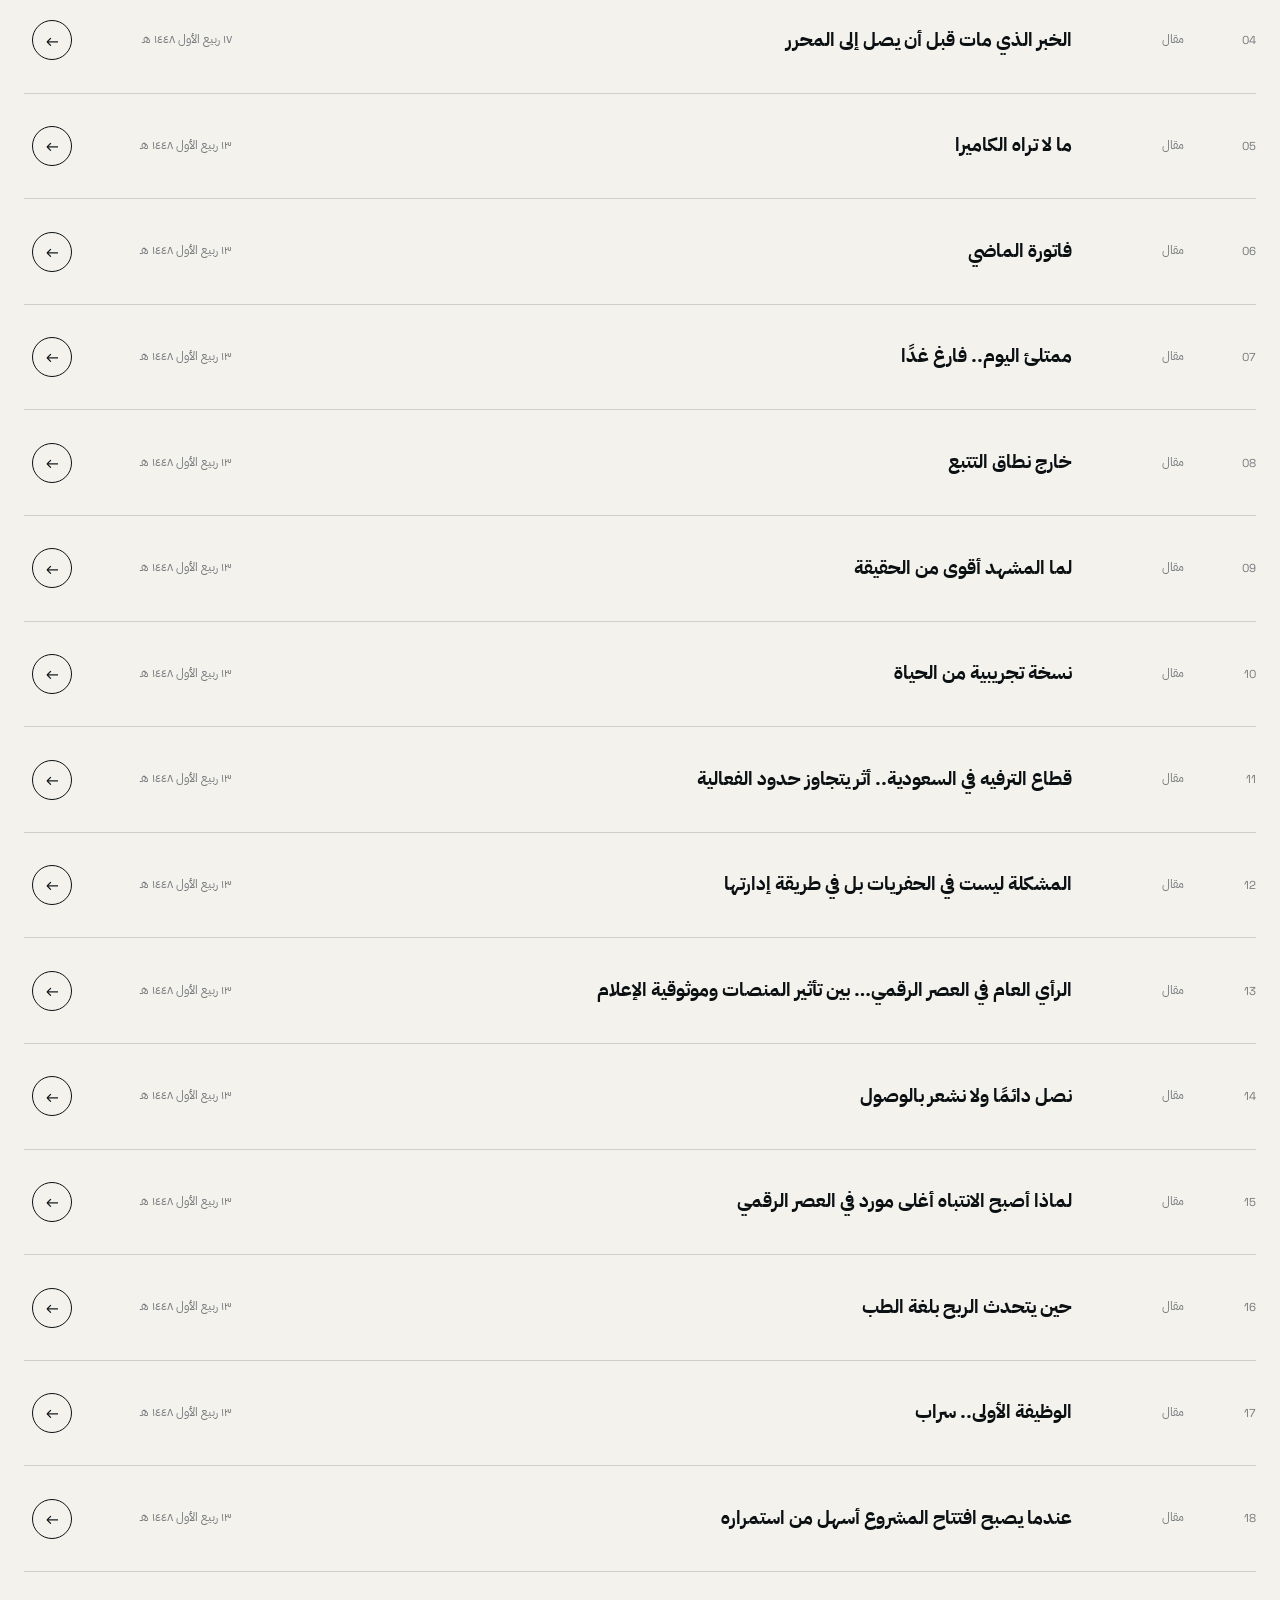
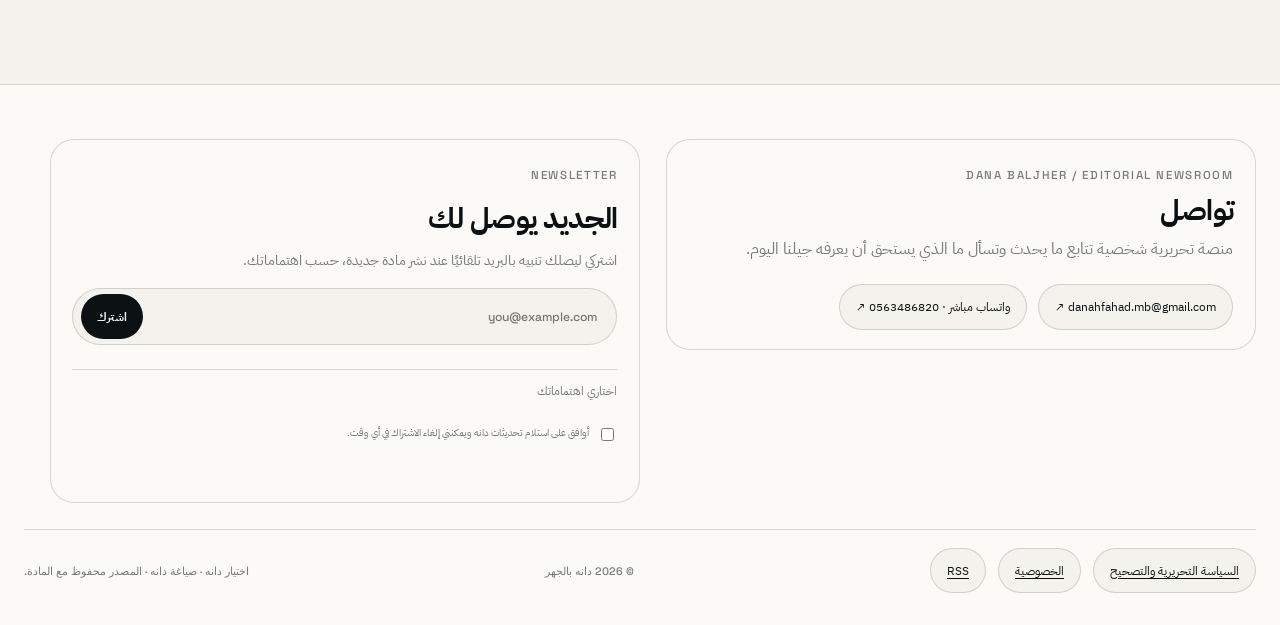
<file: essays.html>
<!doctype html>
<html lang="ar" dir="rtl" data-theme="light">
<head>
<meta charset="utf-8"><meta name="viewport" content="width=device-width,initial-scale=1,viewport-fit=cover">
<meta name="theme-color" content="#f5f3ee"><meta name="description" content="منصة دانه بالجهر التحريرية — أخبار وتقارير ومقالات وسلاسل من زاوية تسأل: وش يستحق يعرفه جيلنا اليوم؟"><meta name="author" content="دانه بالجهر">
<meta property="og:type" content="website"><meta property="og:title" content="دانه بالجهر | منصة تحريرية"><meta property="og:image" content="assets/brand/icon-512.png">
<title>دانه بالجهر | منصة تحريرية</title>
<link rel="alternate" type="application/rss+xml" title="دانه بالجهر RSS" href="https://xydocbujrhcunpftaeyj.supabase.co/functions/v1/public-feed">
<link rel="icon" href="assets/brand/favicon.png?v=18.10"><link rel="apple-touch-icon" href="assets/brand/icon-192.png"><link rel="manifest" href="manifest.webmanifest">
<link rel="preconnect" href="https://fonts.googleapis.com"><link rel="preconnect" href="https://fonts.gstatic.com" crossorigin>
<link href="https://fonts.googleapis.com/css2?family=IBM+Plex+Sans+Arabic:wght@300;400;500;600;700&family=Space+Grotesk:wght@400;500;600;700&display=swap" rel="stylesheet">
<link rel="stylesheet" href="styles.css?v=18.11">
<script defer src="articles.js"></script><script defer src="translations-en.js?v=20260901-v18"></script><script defer src="series-data.js?v=20260901-v18"></script><script defer src="backend.js?v=20261020-v2"></script><script defer src="pdf-export.js?v=18.10"></script><script defer src="app.js?v=18.11"></script>
</head>
<body data-page="category" data-category="article">
<a class="skip-link" href="#main">تجاوز إلى المحتوى</a><div class="page-progress" id="pageProgress"><span></span></div>
<header class="site-header"><div class="shell header-row">
<a class="brand" href="index.html"><span class="brand-mark"><img src="assets/brand/dana-mark.png?v=18.10" alt="" width="46" height="46"></span><span><strong data-name>دانه بالجهر</strong><small data-portfolio>منصة تحريرية</small></span></a>
<nav class="primary-nav"><a href="index.html" data-i18n="home">الصفحة الرئيسية</a><a href="index.html#now" data-i18n="latestNow">الأحدث</a><a href="index.html#sections" data-i18n="sections">الأقسام</a><a href="series.html" data-i18n="series">السلاسل</a><a href="archive.html" data-i18n="danaWork">أعمال دانه</a><a href="index.html#contact" data-i18n="contact">تواصل</a></nav>
<div class="header-actions"><button class="icon-button notify-button" type="button" data-push-toggle aria-label="تنبيهات النشر">♢</button><button id="langToggle" class="utility" type="button">AR <span>/</span> EN</button><button id="themeToggle" class="icon-button" type="button" aria-label="المظهر">◐</button><button id="searchToggle" class="search-button" type="button"><span>⌕</span><b data-i18n="search">بحث</b><kbd>/</kbd></button><button id="menuToggle" class="icon-button menu-button" type="button">☰</button></div>
</div></header>
<div class="content-ribbon"><div class="shell ribbon-inner"><span class="ribbon-label"><i></i><span data-i18n="choose">اختاري ما تريدين رؤيته</span></span><nav id="ribbonTrack" class="ribbon-track"></nav><div class="ribbon-tools"><button id="savedShortcut"><span data-i18n="saved">المحفوظة</span> <b data-saved-count>0</b></button><button id="randomStory"><span data-i18n="surprise">فاجئني</span> ↗</button></div></div></div>
<main id="main" tabindex="-1"></main>
<footer class="site-footer" id="contact"><div class="shell footer-inner footer-newsroom">
  <div class="footer-brand-block"><span class="eyebrow">DANA BALJHER / EDITORIAL NEWSROOM</span><h3 class="footer-contact-title" data-i18n="contact">تواصل</h3><p data-i18n="footerText">منصة تحريرية شخصية تتابع ما يحدث وتسأل ما الذي يستحق أن يعرفه جيلنا اليوم.</p><div class="footer-direct"><a href="mailto:danahfahad.mb@gmail.com?subject=%D8%AA%D9%88%D8%A7%D8%B5%D9%84%20%D9%85%D9%86%20%D9%85%D9%86%D8%B5%D8%A9%20%D8%AF%D8%A7%D9%86%D9%87">danahfahad.mb@gmail.com ↗</a><a href="https://wa.me/966563486820?text=%D9%85%D8%B1%D8%AD%D8%A8%D8%A7%20%D8%AF%D8%A7%D9%86%D9%87%D8%8C%20%D8%AA%D9%88%D8%A7%D8%B5%D9%84%D8%AA%20%D9%85%D8%B9%D9%83%20%D9%85%D9%86%20%D8%A7%D9%84%D9%85%D9%88%D9%82%D8%B9" target="_blank" rel="noopener" data-i18n="whatsappDirect">واتساب مباشر ↗</a></div></div>
  <div class="footer-newsletter"><span class="eyebrow">NEWSLETTER</span><h3 data-i18n="newsletterTitle">الجديد يوصل لك</h3><p data-i18n="newsletterDeck">اشتركي ليصلك تنبيه بالبريد عند نشر مادة جديدة، حسب اهتماماتك.</p><form class="newsletter-form" data-newsletter-form><div class="newsletter-row"><input type="email" name="email" autocomplete="email" required placeholder="you@example.com" aria-label="Email"><button type="submit" data-i18n="subscribe">اشترك</button></div><details class="newsletter-topics"><summary data-i18n="chooseInterests">اختاري اهتماماتك</summary><div><label><input type="checkbox" name="topic" value="all" checked><span data-i18n="allTopics">كل الجديد</span></label><label><input type="checkbox" name="topic" value="tech"><span data-i18n="techTopic">تقنية</span></label><label><input type="checkbox" name="topic" value="careers"><span data-i18n="careersTopic">سوق العمل</span></label><label><input type="checkbox" name="topic" value="sports"><span data-i18n="sportsTopic">رياضة</span></label><label><input type="checkbox" name="topic" value="arts"><span data-i18n="artsTopic">فنون وثقافة</span></label><label><input type="checkbox" name="topic" value="society"><span data-i18n="societyTopic">مجتمع</span></label><label><input type="checkbox" name="topic" value="economy"><span data-i18n="economyTopic">اقتصاد</span></label><label><input type="checkbox" name="topic" value="media"><span data-i18n="mediaTopic">إعلام</span></label><label><input type="checkbox" name="topic" value="entertainment"><span data-i18n="entertainmentTopic">ترفيه</span></label></div></details><label class="newsletter-consent"><input type="checkbox" name="consent" required><span data-i18n="newsletterConsent">أوافق على استلام تحديثات دانه ويمكنني إلغاء الاشتراك في أي وقت.</span></label><small data-newsletter-status aria-live="polite"></small></form></div>
  
  <div class="footer-bottom"><div class="policy-links"><a href="editorial.html" data-i18n="editorialPolicy">السياسة التحريرية والتصحيح</a><a href="privacy.html" data-i18n="privacy">الخصوصية</a><a href="https://xydocbujrhcunpftaeyj.supabase.co/functions/v1/public-feed" target="_blank" rel="noopener">RSS</a></div><small>© <span data-year></span> <span data-name>دانه بالجهر</span></small><small data-i18n="footerNote">اختيار دانه · صياغة دانه · المصدر محفوظ مع المادة.</small></div>
</div></footer>
<button class="back-to-top" id="backToTop" type="button" aria-label="إلى الأعلى" title="إلى الأعلى">↑</button>
<section class="search-overlay" id="searchPanel" hidden aria-hidden="true"><button class="search-backdrop" data-search-close aria-label="close"></button><div class="search-dialog"><div class="search-head"><div><span class="eyebrow">SEARCH / <b data-search-total>—</b></span><h2 data-i18n="searchArchive">ابحثي في الأرشيف</h2></div><button data-search-close class="close-button">ESC ×</button></div><label class="global-search"><span>⌕</span><input id="globalSearch" type="search" autocomplete="off" placeholder="ابدئي بحرف أو كلمة من العنوان…"></label><div class="search-meta"><span id="searchStatus"></span><span data-i18n="titleMatch">المطابقة من بداية كلمات العنوان</span></div><div id="quickResults" class="quick-results"></div></div></section>
<aside class="mobile-drawer" id="mobileDrawer" aria-hidden="true"><div class="drawer-head"><a class="brand" href="index.html"><img src="assets/brand/dana-mark.png?v=18.10" alt=""><span><strong data-name>دانه بالجهر</strong><small data-portfolio>منصة تحريرية</small></span></a><button id="drawerClose">×</button></div><div class="drawer-links"><a href="index.html" data-i18n="home">الصفحة الرئيسية</a><a href="index.html#now" data-i18n="latestNow">الأحدث</a><a href="index.html#sections" data-i18n="sections">الأقسام</a><a href="section.html?section=society" data-i18n="societyTopic">مجتمع</a><a href="section.html?section=tech" data-i18n="techTopic">تقنية</a><a href="section.html?section=careers" data-i18n="careersTopic">سوق العمل</a><a href="section.html?section=sports" data-i18n="sportsTopic">رياضة</a><a href="section.html?section=arts" data-i18n="artsTopic">فنون وثقافة</a><a href="section.html?section=entertainment" data-i18n="entertainmentTopic">ترفيه</a><a href="section.html?section=economy" data-i18n="economyTopic">اقتصاد</a><a href="section.html?section=media" data-i18n="mediaTopic">إعلام</a><a href="series.html" data-i18n="series">السلاسل</a><a href="archive.html" data-i18n="danaWork">أعمال دانه</a><a href="index.html#about" data-i18n="about">من أنا</a><a href="index.html#contact" data-i18n="contact">تواصل</a></div><div class="drawer-language"><button data-drawer-lang="ar">العربية</button><button data-drawer-lang="en">English</button></div><button id="drawerSearch" class="drawer-search" data-i18n="searchArchive">ابحثي في الأرشيف</button></aside><div class="drawer-backdrop" id="drawerBackdrop" hidden></div>
<div class="reading-dock" id="readingDock" hidden></div><div class="toast" id="toast" hidden></div>
</body></html>
</file>
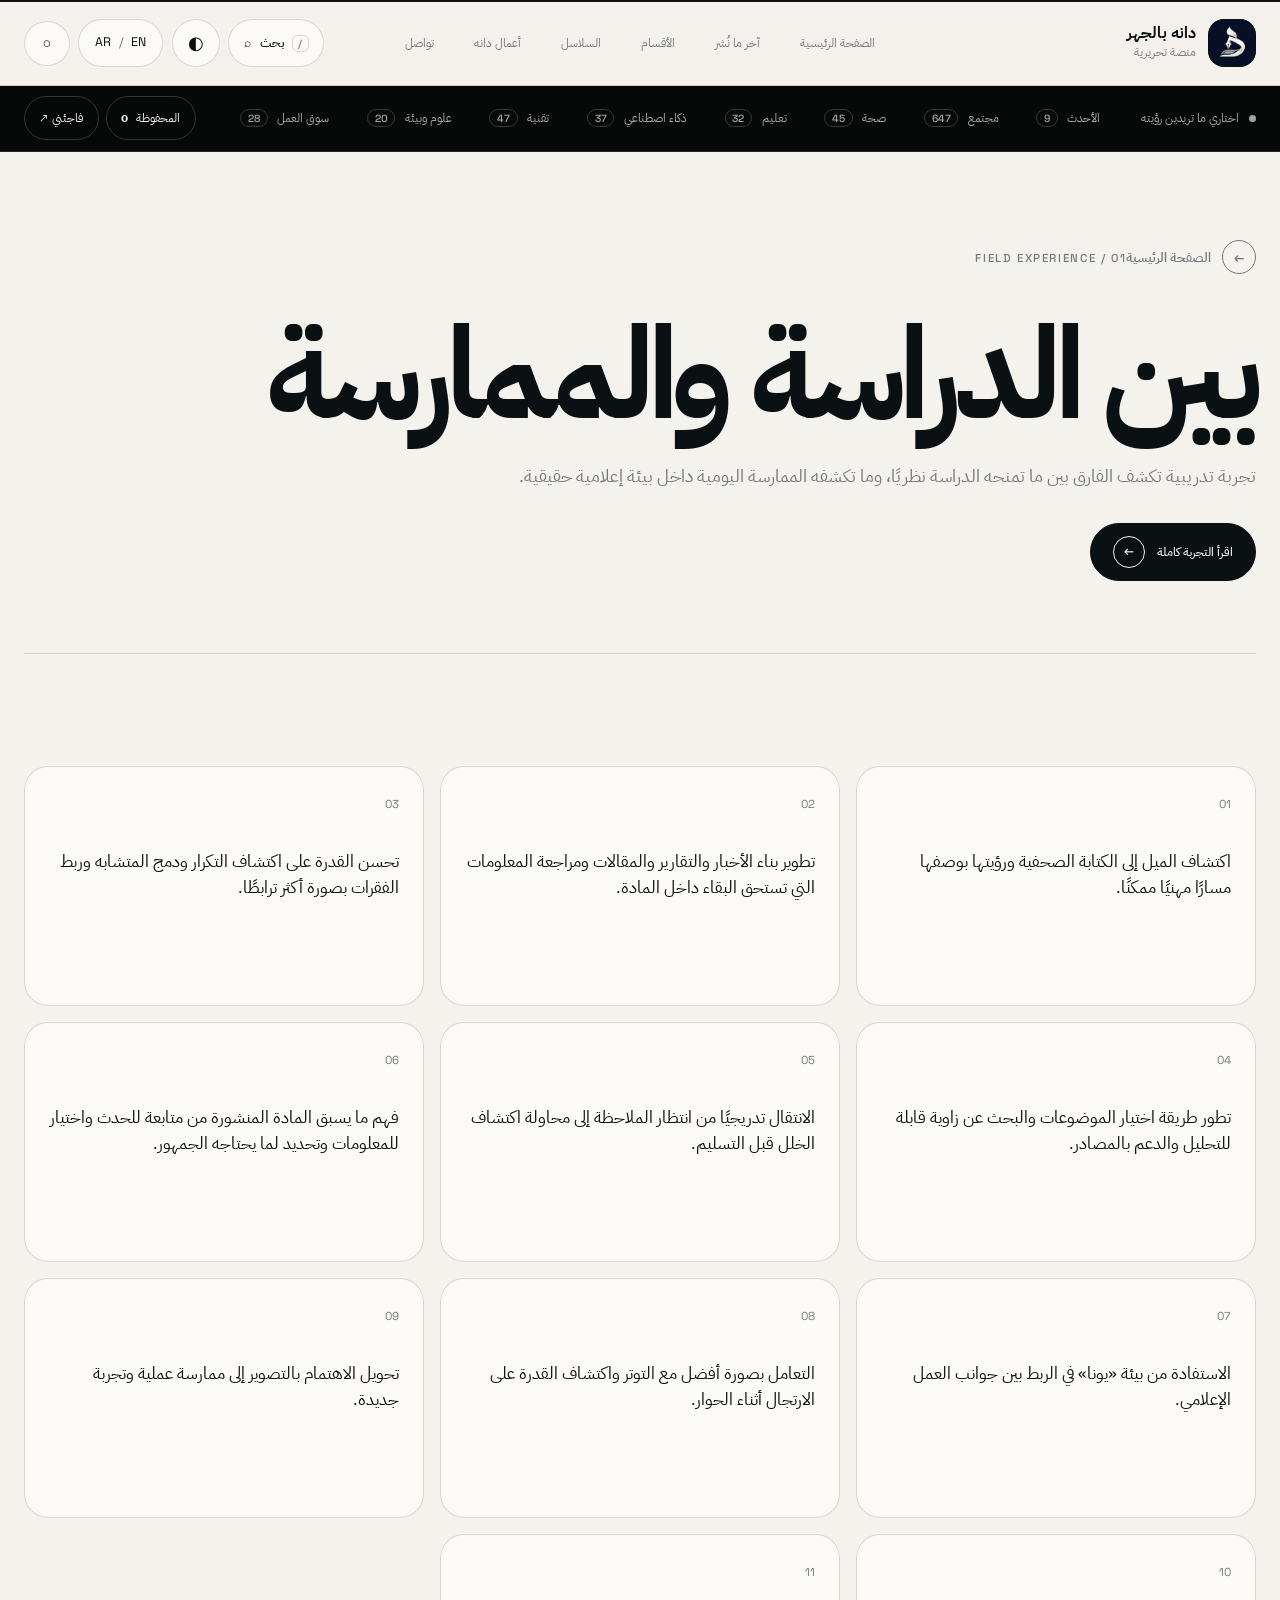
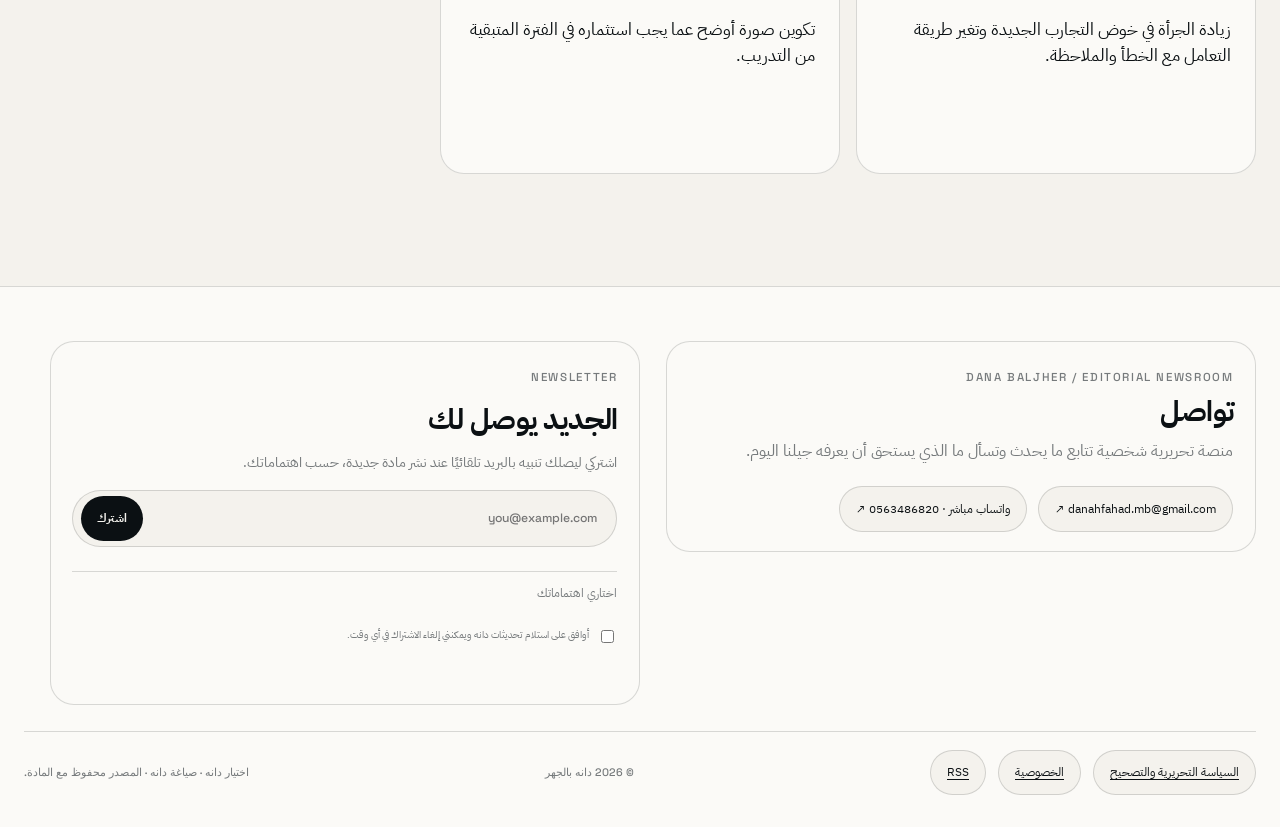
<file: experience.html>
<!doctype html>
<html lang="ar" dir="rtl" data-theme="light">
<head>
<meta charset="utf-8"><meta name="viewport" content="width=device-width,initial-scale=1,viewport-fit=cover">
<meta name="theme-color" content="#f5f3ee"><meta name="description" content="منصة دانه بالجهر التحريرية — أخبار وتقارير ومقالات وسلاسل من زاوية تسأل: وش يستحق يعرفه جيلنا اليوم؟"><meta name="author" content="دانه بالجهر">
<meta property="og:type" content="website"><meta property="og:title" content="دانه بالجهر | منصة تحريرية"><meta property="og:image" content="assets/brand/icon-512.png">
<title>دانه بالجهر | منصة تحريرية</title>
<link rel="alternate" type="application/rss+xml" title="دانه بالجهر RSS" href="https://xydocbujrhcunpftaeyj.supabase.co/functions/v1/public-feed">
<link rel="icon" href="assets/brand/favicon.png?v=18.10"><link rel="apple-touch-icon" href="assets/brand/icon-192.png"><link rel="manifest" href="manifest.webmanifest">
<link rel="preconnect" href="https://fonts.googleapis.com"><link rel="preconnect" href="https://fonts.gstatic.com" crossorigin>
<link href="https://fonts.googleapis.com/css2?family=IBM+Plex+Sans+Arabic:wght@300;400;500;600;700&family=Space+Grotesk:wght@400;500;600;700&display=swap" rel="stylesheet">
<link rel="stylesheet" href="styles.css?v=18.11">
<script defer src="articles.js"></script><script defer src="translations-en.js?v=20260901-v18"></script><script defer src="series-data.js?v=20260901-v18"></script><script defer src="backend.js?v=20261020-v2"></script><script defer src="pdf-export.js?v=18.10"></script><script defer src="app.js?v=18.11"></script>
</head>
<body data-page="experience" data-category="training">
<a class="skip-link" href="#main">تجاوز إلى المحتوى</a><div class="page-progress" id="pageProgress"><span></span></div>
<header class="site-header"><div class="shell header-row">
<a class="brand" href="index.html"><span class="brand-mark"><img src="assets/brand/dana-mark.png?v=18.10" alt="" width="46" height="46"></span><span><strong data-name>دانه بالجهر</strong><small data-portfolio>منصة تحريرية</small></span></a>
<nav class="primary-nav"><a href="index.html" data-i18n="home">الصفحة الرئيسية</a><a href="index.html#now" data-i18n="latestNow">الأحدث</a><a href="index.html#sections" data-i18n="sections">الأقسام</a><a href="series.html" data-i18n="series">السلاسل</a><a href="archive.html" data-i18n="danaWork">أعمال دانه</a><a href="index.html#contact" data-i18n="contact">تواصل</a></nav>
<div class="header-actions"><button class="icon-button notify-button" type="button" data-push-toggle aria-label="تنبيهات النشر">♢</button><button id="langToggle" class="utility" type="button">AR <span>/</span> EN</button><button id="themeToggle" class="icon-button" type="button" aria-label="المظهر">◐</button><button id="searchToggle" class="search-button" type="button"><span>⌕</span><b data-i18n="search">بحث</b><kbd>/</kbd></button><button id="menuToggle" class="icon-button menu-button" type="button">☰</button></div>
</div></header>
<div class="content-ribbon"><div class="shell ribbon-inner"><span class="ribbon-label"><i></i><span data-i18n="choose">اختاري ما تريدين رؤيته</span></span><nav id="ribbonTrack" class="ribbon-track"></nav><div class="ribbon-tools"><button id="savedShortcut"><span data-i18n="saved">المحفوظة</span> <b data-saved-count>0</b></button><button id="randomStory"><span data-i18n="surprise">فاجئني</span> ↗</button></div></div></div>
<main id="main" tabindex="-1"></main>
<footer class="site-footer" id="contact"><div class="shell footer-inner footer-newsroom">
  <div class="footer-brand-block"><span class="eyebrow">DANA BALJHER / EDITORIAL NEWSROOM</span><h3 class="footer-contact-title" data-i18n="contact">تواصل</h3><p data-i18n="footerText">منصة تحريرية شخصية تتابع ما يحدث وتسأل ما الذي يستحق أن يعرفه جيلنا اليوم.</p><div class="footer-direct"><a href="mailto:danahfahad.mb@gmail.com?subject=%D8%AA%D9%88%D8%A7%D8%B5%D9%84%20%D9%85%D9%86%20%D9%85%D9%86%D8%B5%D8%A9%20%D8%AF%D8%A7%D9%86%D9%87">danahfahad.mb@gmail.com ↗</a><a href="https://wa.me/966563486820?text=%D9%85%D8%B1%D8%AD%D8%A8%D8%A7%20%D8%AF%D8%A7%D9%86%D9%87%D8%8C%20%D8%AA%D9%88%D8%A7%D8%B5%D9%84%D8%AA%20%D9%85%D8%B9%D9%83%20%D9%85%D9%86%20%D8%A7%D9%84%D9%85%D9%88%D9%82%D8%B9" target="_blank" rel="noopener" data-i18n="whatsappDirect">واتساب مباشر ↗</a></div></div>
  <div class="footer-newsletter"><span class="eyebrow">NEWSLETTER</span><h3 data-i18n="newsletterTitle">الجديد يوصل لك</h3><p data-i18n="newsletterDeck">اشتركي ليصلك تنبيه بالبريد عند نشر مادة جديدة، حسب اهتماماتك.</p><form class="newsletter-form" data-newsletter-form><div class="newsletter-row"><input type="email" name="email" autocomplete="email" required placeholder="you@example.com" aria-label="Email"><button type="submit" data-i18n="subscribe">اشترك</button></div><details class="newsletter-topics"><summary data-i18n="chooseInterests">اختاري اهتماماتك</summary><div><label><input type="checkbox" name="topic" value="all" checked><span data-i18n="allTopics">كل الجديد</span></label><label><input type="checkbox" name="topic" value="tech"><span data-i18n="techTopic">تقنية</span></label><label><input type="checkbox" name="topic" value="careers"><span data-i18n="careersTopic">سوق العمل</span></label><label><input type="checkbox" name="topic" value="sports"><span data-i18n="sportsTopic">رياضة</span></label><label><input type="checkbox" name="topic" value="arts"><span data-i18n="artsTopic">فنون وثقافة</span></label><label><input type="checkbox" name="topic" value="society"><span data-i18n="societyTopic">مجتمع</span></label><label><input type="checkbox" name="topic" value="economy"><span data-i18n="economyTopic">اقتصاد</span></label><label><input type="checkbox" name="topic" value="media"><span data-i18n="mediaTopic">إعلام</span></label><label><input type="checkbox" name="topic" value="entertainment"><span data-i18n="entertainmentTopic">ترفيه</span></label></div></details><label class="newsletter-consent"><input type="checkbox" name="consent" required><span data-i18n="newsletterConsent">أوافق على استلام تحديثات دانه ويمكنني إلغاء الاشتراك في أي وقت.</span></label><small data-newsletter-status aria-live="polite"></small></form></div>
  
  <div class="footer-bottom"><div class="policy-links"><a href="editorial.html" data-i18n="editorialPolicy">السياسة التحريرية والتصحيح</a><a href="privacy.html" data-i18n="privacy">الخصوصية</a><a href="https://xydocbujrhcunpftaeyj.supabase.co/functions/v1/public-feed" target="_blank" rel="noopener">RSS</a></div><small>© <span data-year></span> <span data-name>دانه بالجهر</span></small><small data-i18n="footerNote">اختيار دانه · صياغة دانه · المصدر محفوظ مع المادة.</small></div>
</div></footer>
<button class="back-to-top" id="backToTop" type="button" aria-label="إلى الأعلى" title="إلى الأعلى">↑</button>
<section class="search-overlay" id="searchPanel" hidden aria-hidden="true"><button class="search-backdrop" data-search-close aria-label="close"></button><div class="search-dialog"><div class="search-head"><div><span class="eyebrow">SEARCH / <b data-search-total>—</b></span><h2 data-i18n="searchArchive">ابحثي في الأرشيف</h2></div><button data-search-close class="close-button">ESC ×</button></div><label class="global-search"><span>⌕</span><input id="globalSearch" type="search" autocomplete="off" placeholder="ابدئي بحرف أو كلمة من العنوان…"></label><div class="search-meta"><span id="searchStatus"></span><span data-i18n="titleMatch">المطابقة من بداية كلمات العنوان</span></div><div id="quickResults" class="quick-results"></div></div></section>
<aside class="mobile-drawer" id="mobileDrawer" aria-hidden="true"><div class="drawer-head"><a class="brand" href="index.html"><img src="assets/brand/dana-mark.png?v=18.10" alt=""><span><strong data-name>دانه بالجهر</strong><small data-portfolio>منصة تحريرية</small></span></a><button id="drawerClose">×</button></div><div class="drawer-links"><a href="index.html" data-i18n="home">الصفحة الرئيسية</a><a href="index.html#now" data-i18n="latestNow">الأحدث</a><a href="index.html#sections" data-i18n="sections">الأقسام</a><a href="section.html?section=society" data-i18n="societyTopic">مجتمع</a><a href="section.html?section=tech" data-i18n="techTopic">تقنية</a><a href="section.html?section=careers" data-i18n="careersTopic">سوق العمل</a><a href="section.html?section=sports" data-i18n="sportsTopic">رياضة</a><a href="section.html?section=arts" data-i18n="artsTopic">فنون وثقافة</a><a href="section.html?section=entertainment" data-i18n="entertainmentTopic">ترفيه</a><a href="section.html?section=economy" data-i18n="economyTopic">اقتصاد</a><a href="section.html?section=media" data-i18n="mediaTopic">إعلام</a><a href="series.html" data-i18n="series">السلاسل</a><a href="archive.html" data-i18n="danaWork">أعمال دانه</a><a href="index.html#about" data-i18n="about">من أنا</a><a href="index.html#contact" data-i18n="contact">تواصل</a></div><div class="drawer-language"><button data-drawer-lang="ar">العربية</button><button data-drawer-lang="en">English</button></div><button id="drawerSearch" class="drawer-search" data-i18n="searchArchive">ابحثي في الأرشيف</button></aside><div class="drawer-backdrop" id="drawerBackdrop" hidden></div>
<div class="reading-dock" id="readingDock" hidden></div><div class="toast" id="toast" hidden></div>
</body></html>
</file>
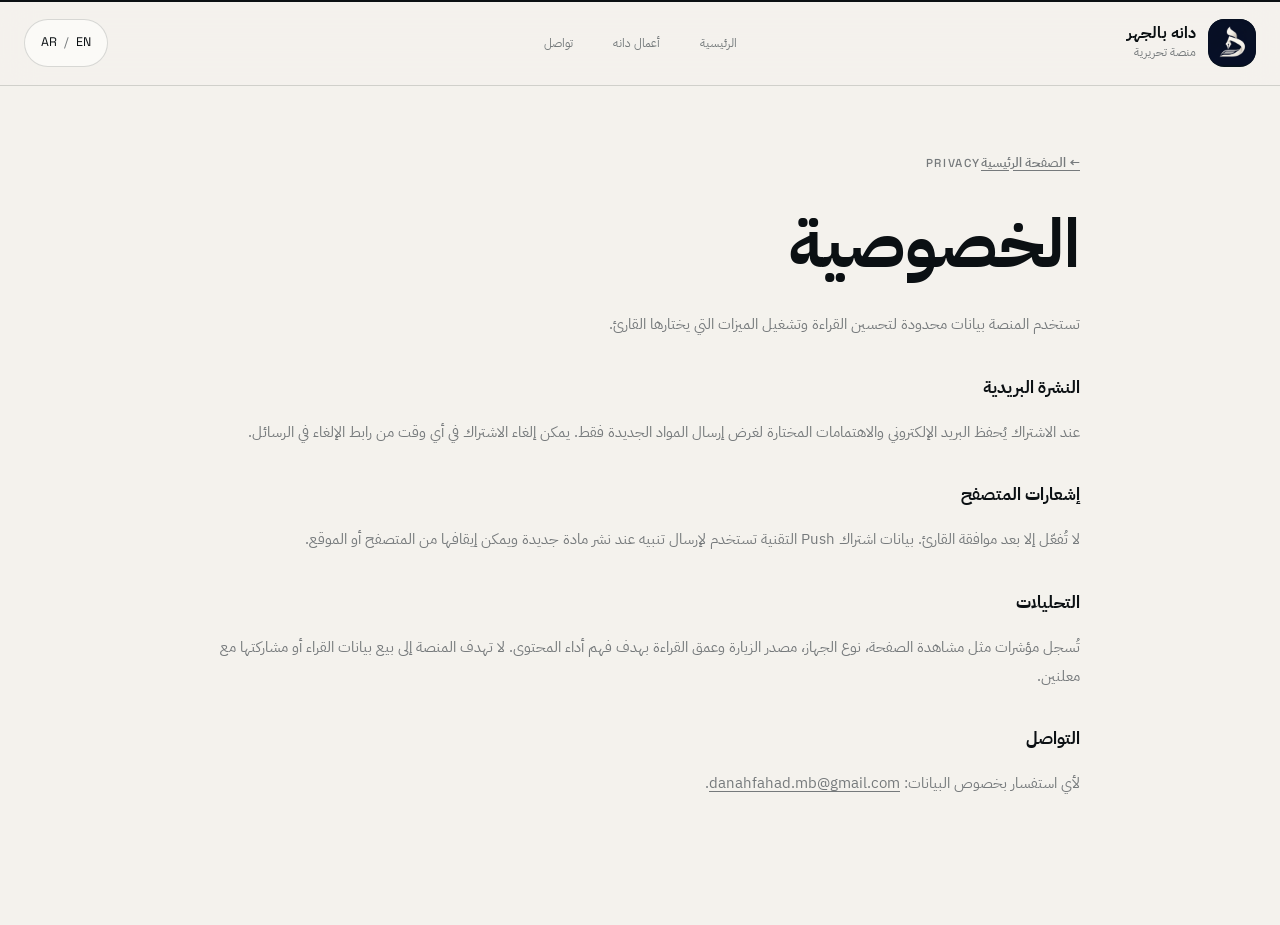
<file: privacy.html>
<!doctype html><html lang="ar" dir="rtl" data-theme="light"><head><meta charset="utf-8"><meta name="viewport" content="width=device-width,initial-scale=1"><meta name="description" content="Dana Baljher editorial platform"><title>الخصوصية | دانه بالجهر</title><link rel="icon" href="assets/brand/favicon.png?v=18.10"><link rel="stylesheet" href="styles.css?v=18.10"><link rel="preconnect" href="https://fonts.googleapis.com"><link rel="preconnect" href="https://fonts.gstatic.com" crossorigin><link href="https://fonts.googleapis.com/css2?family=Aref+Ruqaa+Ink:wght@400;700&family=IBM+Plex+Sans+Arabic:wght@300;400;500;600;700&family=Space+Grotesk:wght@400;500;600;700&display=swap" rel="stylesheet"><script defer src="legal.js?v=18.10"></script></head><body data-legal="privacy"><a class="skip-link" href="#main">Skip to content</a><header class="site-header"><div class="shell header-row"><a class="brand" href="index.html"><span class="brand-mark"><img src="assets/brand/dana-mark.png?v=18.10" alt="" width="46" height="46"></span><span><strong data-legal-name>دانه بالجهر</strong><small data-legal-portfolio>منصة تحريرية</small></span></a><nav class="primary-nav legal-nav"><a href="index.html" data-legal-home>الرئيسية</a><a href="archive.html" data-legal-work>أعمال دانه</a><a href="index.html#contact" data-legal-contact>تواصل</a></nav><div class="header-actions"><button id="legalLang" class="utility" type="button">AR <span>/</span> EN</button></div></div></header><main id="main" class="legal-page shell"><article class="legal-card" id="legalContent"></article></main><button class="back-to-top" id="backToTop" type="button" aria-label="إلى الأعلى" title="إلى الأعلى">↑</button></body></html>
</file>
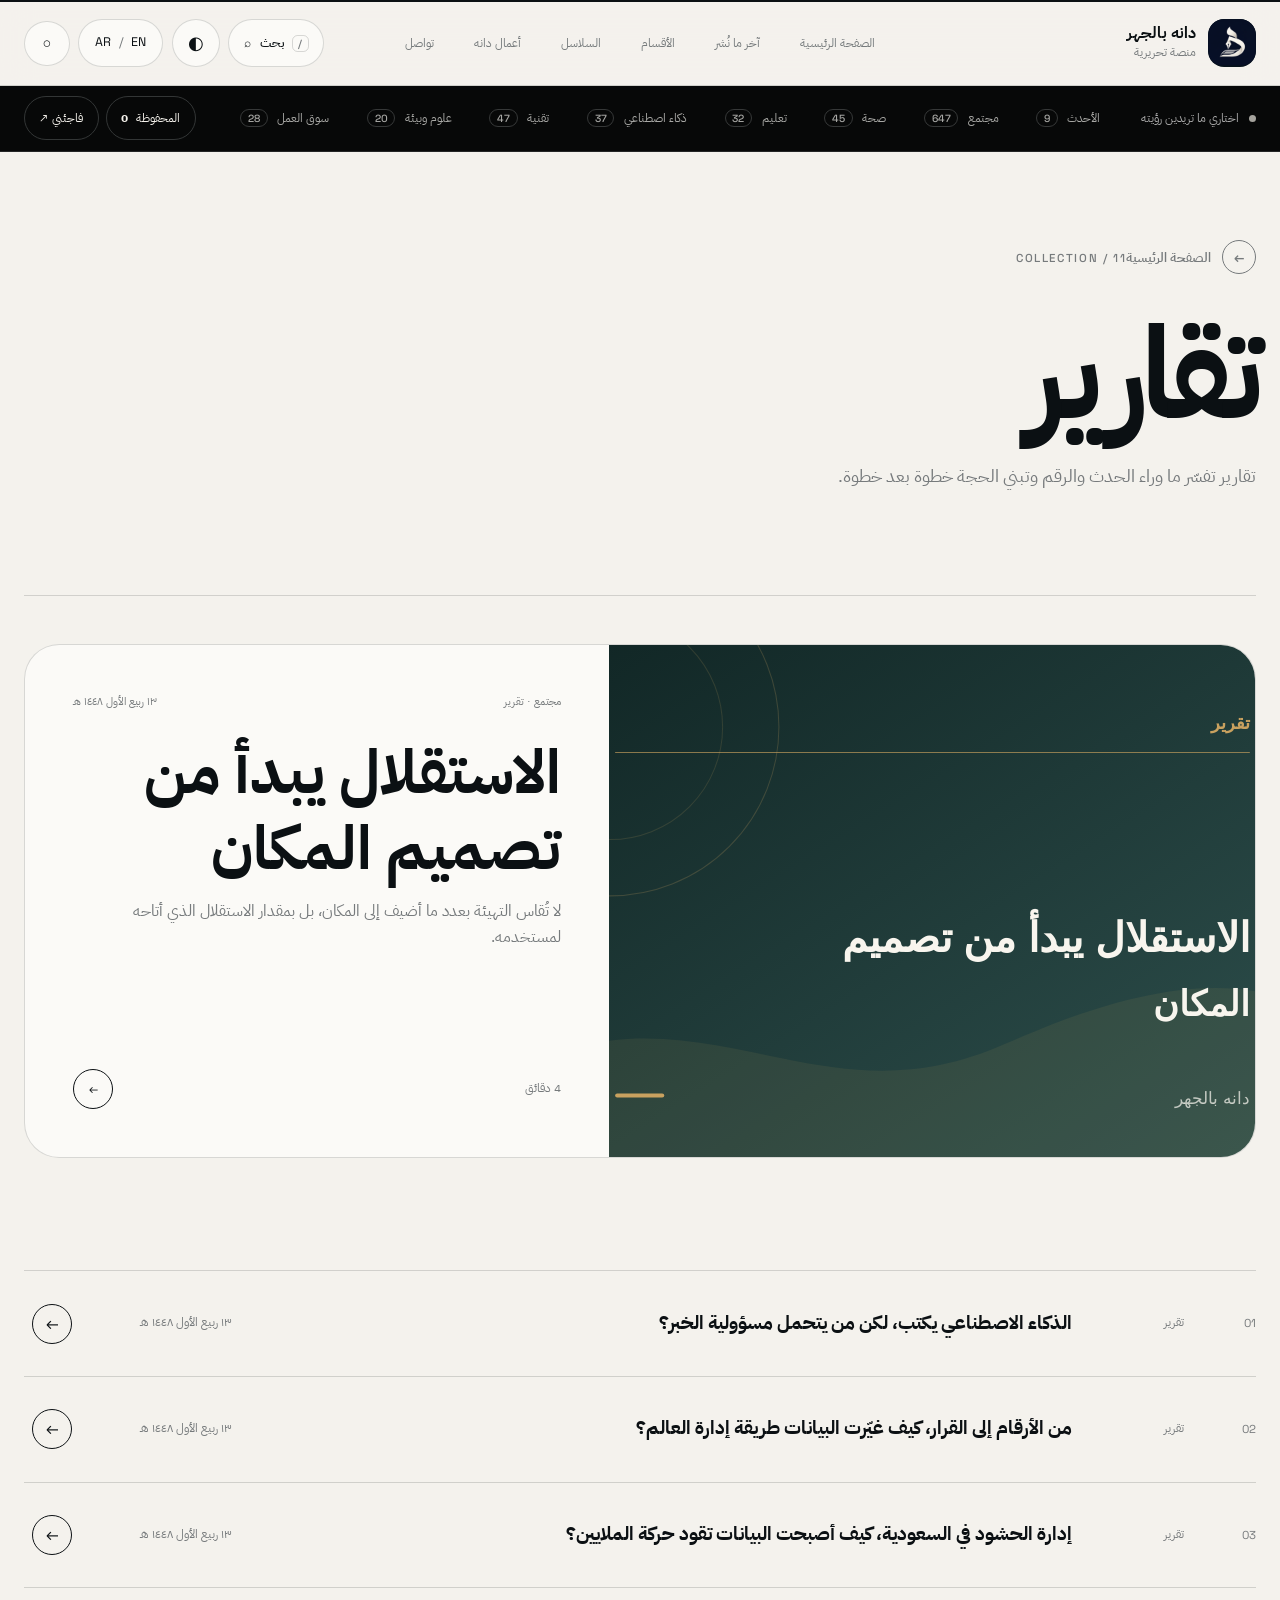
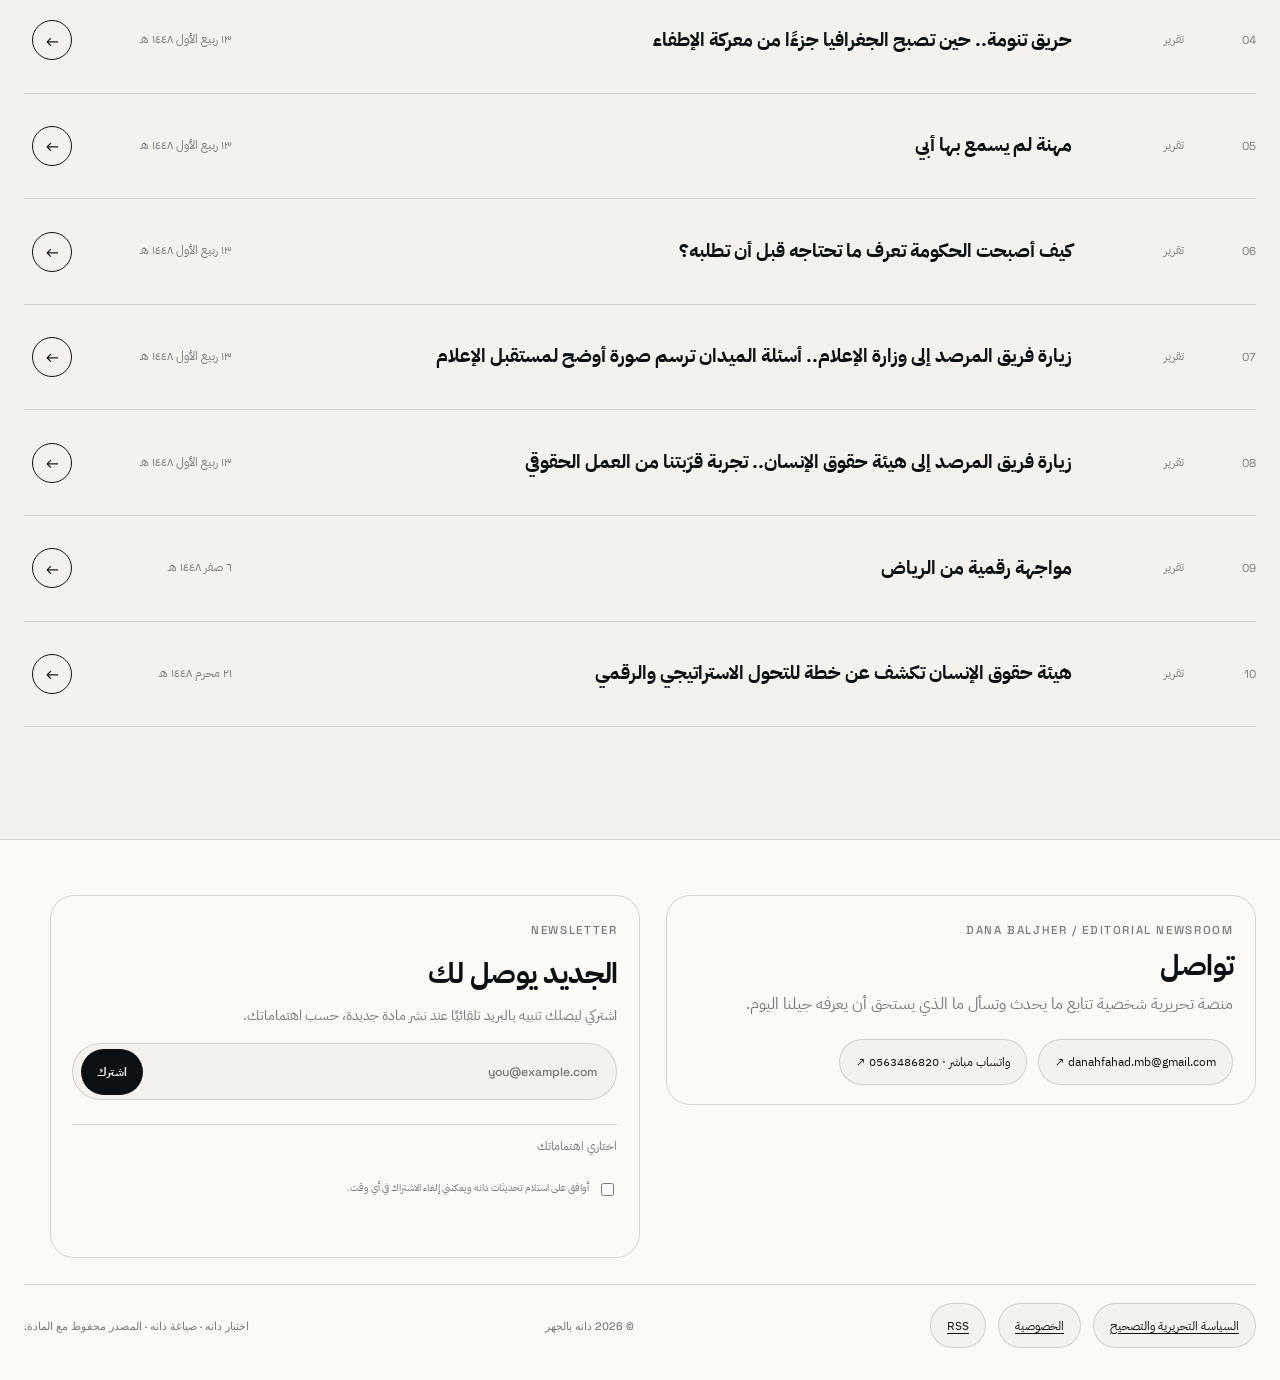
<file: reports.html>
<!doctype html>
<html lang="ar" dir="rtl" data-theme="light">
<head>
<meta charset="utf-8"><meta name="viewport" content="width=device-width,initial-scale=1,viewport-fit=cover">
<meta name="theme-color" content="#f5f3ee"><meta name="description" content="منصة دانه بالجهر التحريرية — أخبار وتقارير ومقالات وسلاسل من زاوية تسأل: وش يستحق يعرفه جيلنا اليوم؟"><meta name="author" content="دانه بالجهر">
<meta property="og:type" content="website"><meta property="og:title" content="دانه بالجهر | منصة تحريرية"><meta property="og:image" content="assets/brand/icon-512.png">
<title>دانه بالجهر | منصة تحريرية</title>
<link rel="alternate" type="application/rss+xml" title="دانه بالجهر RSS" href="https://xydocbujrhcunpftaeyj.supabase.co/functions/v1/public-feed">
<link rel="icon" href="assets/brand/favicon.png?v=18.10"><link rel="apple-touch-icon" href="assets/brand/icon-192.png"><link rel="manifest" href="manifest.webmanifest">
<link rel="preconnect" href="https://fonts.googleapis.com"><link rel="preconnect" href="https://fonts.gstatic.com" crossorigin>
<link href="https://fonts.googleapis.com/css2?family=IBM+Plex+Sans+Arabic:wght@300;400;500;600;700&family=Space+Grotesk:wght@400;500;600;700&display=swap" rel="stylesheet">
<link rel="stylesheet" href="styles.css?v=18.11">
<script defer src="articles.js"></script><script defer src="translations-en.js?v=20260901-v18"></script><script defer src="series-data.js?v=20260901-v18"></script><script defer src="backend.js?v=20261020-v2"></script><script defer src="pdf-export.js?v=18.10"></script><script defer src="app.js?v=18.11"></script>
</head>
<body data-page="category" data-category="report">
<a class="skip-link" href="#main">تجاوز إلى المحتوى</a><div class="page-progress" id="pageProgress"><span></span></div>
<header class="site-header"><div class="shell header-row">
<a class="brand" href="index.html"><span class="brand-mark"><img src="assets/brand/dana-mark.png?v=18.10" alt="" width="46" height="46"></span><span><strong data-name>دانه بالجهر</strong><small data-portfolio>منصة تحريرية</small></span></a>
<nav class="primary-nav"><a href="index.html" data-i18n="home">الصفحة الرئيسية</a><a href="index.html#now" data-i18n="latestNow">الأحدث</a><a href="index.html#sections" data-i18n="sections">الأقسام</a><a href="series.html" data-i18n="series">السلاسل</a><a href="archive.html" data-i18n="danaWork">أعمال دانه</a><a href="index.html#contact" data-i18n="contact">تواصل</a></nav>
<div class="header-actions"><button class="icon-button notify-button" type="button" data-push-toggle aria-label="تنبيهات النشر">♢</button><button id="langToggle" class="utility" type="button">AR <span>/</span> EN</button><button id="themeToggle" class="icon-button" type="button" aria-label="المظهر">◐</button><button id="searchToggle" class="search-button" type="button"><span>⌕</span><b data-i18n="search">بحث</b><kbd>/</kbd></button><button id="menuToggle" class="icon-button menu-button" type="button">☰</button></div>
</div></header>
<div class="content-ribbon"><div class="shell ribbon-inner"><span class="ribbon-label"><i></i><span data-i18n="choose">اختاري ما تريدين رؤيته</span></span><nav id="ribbonTrack" class="ribbon-track"></nav><div class="ribbon-tools"><button id="savedShortcut"><span data-i18n="saved">المحفوظة</span> <b data-saved-count>0</b></button><button id="randomStory"><span data-i18n="surprise">فاجئني</span> ↗</button></div></div></div>
<main id="main" tabindex="-1"></main>
<footer class="site-footer" id="contact"><div class="shell footer-inner footer-newsroom">
  <div class="footer-brand-block"><span class="eyebrow">DANA BALJHER / EDITORIAL NEWSROOM</span><h3 class="footer-contact-title" data-i18n="contact">تواصل</h3><p data-i18n="footerText">منصة تحريرية شخصية تتابع ما يحدث وتسأل ما الذي يستحق أن يعرفه جيلنا اليوم.</p><div class="footer-direct"><a href="mailto:danahfahad.mb@gmail.com?subject=%D8%AA%D9%88%D8%A7%D8%B5%D9%84%20%D9%85%D9%86%20%D9%85%D9%86%D8%B5%D8%A9%20%D8%AF%D8%A7%D9%86%D9%87">danahfahad.mb@gmail.com ↗</a><a href="https://wa.me/966563486820?text=%D9%85%D8%B1%D8%AD%D8%A8%D8%A7%20%D8%AF%D8%A7%D9%86%D9%87%D8%8C%20%D8%AA%D9%88%D8%A7%D8%B5%D9%84%D8%AA%20%D9%85%D8%B9%D9%83%20%D9%85%D9%86%20%D8%A7%D9%84%D9%85%D9%88%D9%82%D8%B9" target="_blank" rel="noopener" data-i18n="whatsappDirect">واتساب مباشر ↗</a></div></div>
  <div class="footer-newsletter"><span class="eyebrow">NEWSLETTER</span><h3 data-i18n="newsletterTitle">الجديد يوصل لك</h3><p data-i18n="newsletterDeck">اشتركي ليصلك تنبيه بالبريد عند نشر مادة جديدة، حسب اهتماماتك.</p><form class="newsletter-form" data-newsletter-form><div class="newsletter-row"><input type="email" name="email" autocomplete="email" required placeholder="you@example.com" aria-label="Email"><button type="submit" data-i18n="subscribe">اشترك</button></div><details class="newsletter-topics"><summary data-i18n="chooseInterests">اختاري اهتماماتك</summary><div><label><input type="checkbox" name="topic" value="all" checked><span data-i18n="allTopics">كل الجديد</span></label><label><input type="checkbox" name="topic" value="tech"><span data-i18n="techTopic">تقنية</span></label><label><input type="checkbox" name="topic" value="careers"><span data-i18n="careersTopic">سوق العمل</span></label><label><input type="checkbox" name="topic" value="sports"><span data-i18n="sportsTopic">رياضة</span></label><label><input type="checkbox" name="topic" value="arts"><span data-i18n="artsTopic">فنون وثقافة</span></label><label><input type="checkbox" name="topic" value="society"><span data-i18n="societyTopic">مجتمع</span></label><label><input type="checkbox" name="topic" value="economy"><span data-i18n="economyTopic">اقتصاد</span></label><label><input type="checkbox" name="topic" value="media"><span data-i18n="mediaTopic">إعلام</span></label><label><input type="checkbox" name="topic" value="entertainment"><span data-i18n="entertainmentTopic">ترفيه</span></label></div></details><label class="newsletter-consent"><input type="checkbox" name="consent" required><span data-i18n="newsletterConsent">أوافق على استلام تحديثات دانه ويمكنني إلغاء الاشتراك في أي وقت.</span></label><small data-newsletter-status aria-live="polite"></small></form></div>
  
  <div class="footer-bottom"><div class="policy-links"><a href="editorial.html" data-i18n="editorialPolicy">السياسة التحريرية والتصحيح</a><a href="privacy.html" data-i18n="privacy">الخصوصية</a><a href="https://xydocbujrhcunpftaeyj.supabase.co/functions/v1/public-feed" target="_blank" rel="noopener">RSS</a></div><small>© <span data-year></span> <span data-name>دانه بالجهر</span></small><small data-i18n="footerNote">اختيار دانه · صياغة دانه · المصدر محفوظ مع المادة.</small></div>
</div></footer>
<button class="back-to-top" id="backToTop" type="button" aria-label="إلى الأعلى" title="إلى الأعلى">↑</button>
<section class="search-overlay" id="searchPanel" hidden aria-hidden="true"><button class="search-backdrop" data-search-close aria-label="close"></button><div class="search-dialog"><div class="search-head"><div><span class="eyebrow">SEARCH / <b data-search-total>—</b></span><h2 data-i18n="searchArchive">ابحثي في الأرشيف</h2></div><button data-search-close class="close-button">ESC ×</button></div><label class="global-search"><span>⌕</span><input id="globalSearch" type="search" autocomplete="off" placeholder="ابدئي بحرف أو كلمة من العنوان…"></label><div class="search-meta"><span id="searchStatus"></span><span data-i18n="titleMatch">المطابقة من بداية كلمات العنوان</span></div><div id="quickResults" class="quick-results"></div></div></section>
<aside class="mobile-drawer" id="mobileDrawer" aria-hidden="true"><div class="drawer-head"><a class="brand" href="index.html"><img src="assets/brand/dana-mark.png?v=18.10" alt=""><span><strong data-name>دانه بالجهر</strong><small data-portfolio>منصة تحريرية</small></span></a><button id="drawerClose">×</button></div><div class="drawer-links"><a href="index.html" data-i18n="home">الصفحة الرئيسية</a><a href="index.html#now" data-i18n="latestNow">الأحدث</a><a href="index.html#sections" data-i18n="sections">الأقسام</a><a href="section.html?section=society" data-i18n="societyTopic">مجتمع</a><a href="section.html?section=tech" data-i18n="techTopic">تقنية</a><a href="section.html?section=careers" data-i18n="careersTopic">سوق العمل</a><a href="section.html?section=sports" data-i18n="sportsTopic">رياضة</a><a href="section.html?section=arts" data-i18n="artsTopic">فنون وثقافة</a><a href="section.html?section=entertainment" data-i18n="entertainmentTopic">ترفيه</a><a href="section.html?section=economy" data-i18n="economyTopic">اقتصاد</a><a href="section.html?section=media" data-i18n="mediaTopic">إعلام</a><a href="series.html" data-i18n="series">السلاسل</a><a href="archive.html" data-i18n="danaWork">أعمال دانه</a><a href="index.html#about" data-i18n="about">من أنا</a><a href="index.html#contact" data-i18n="contact">تواصل</a></div><div class="drawer-language"><button data-drawer-lang="ar">العربية</button><button data-drawer-lang="en">English</button></div><button id="drawerSearch" class="drawer-search" data-i18n="searchArchive">ابحثي في الأرشيف</button></aside><div class="drawer-backdrop" id="drawerBackdrop" hidden></div>
<div class="reading-dock" id="readingDock" hidden></div><div class="toast" id="toast" hidden></div>
</body></html>
</file>
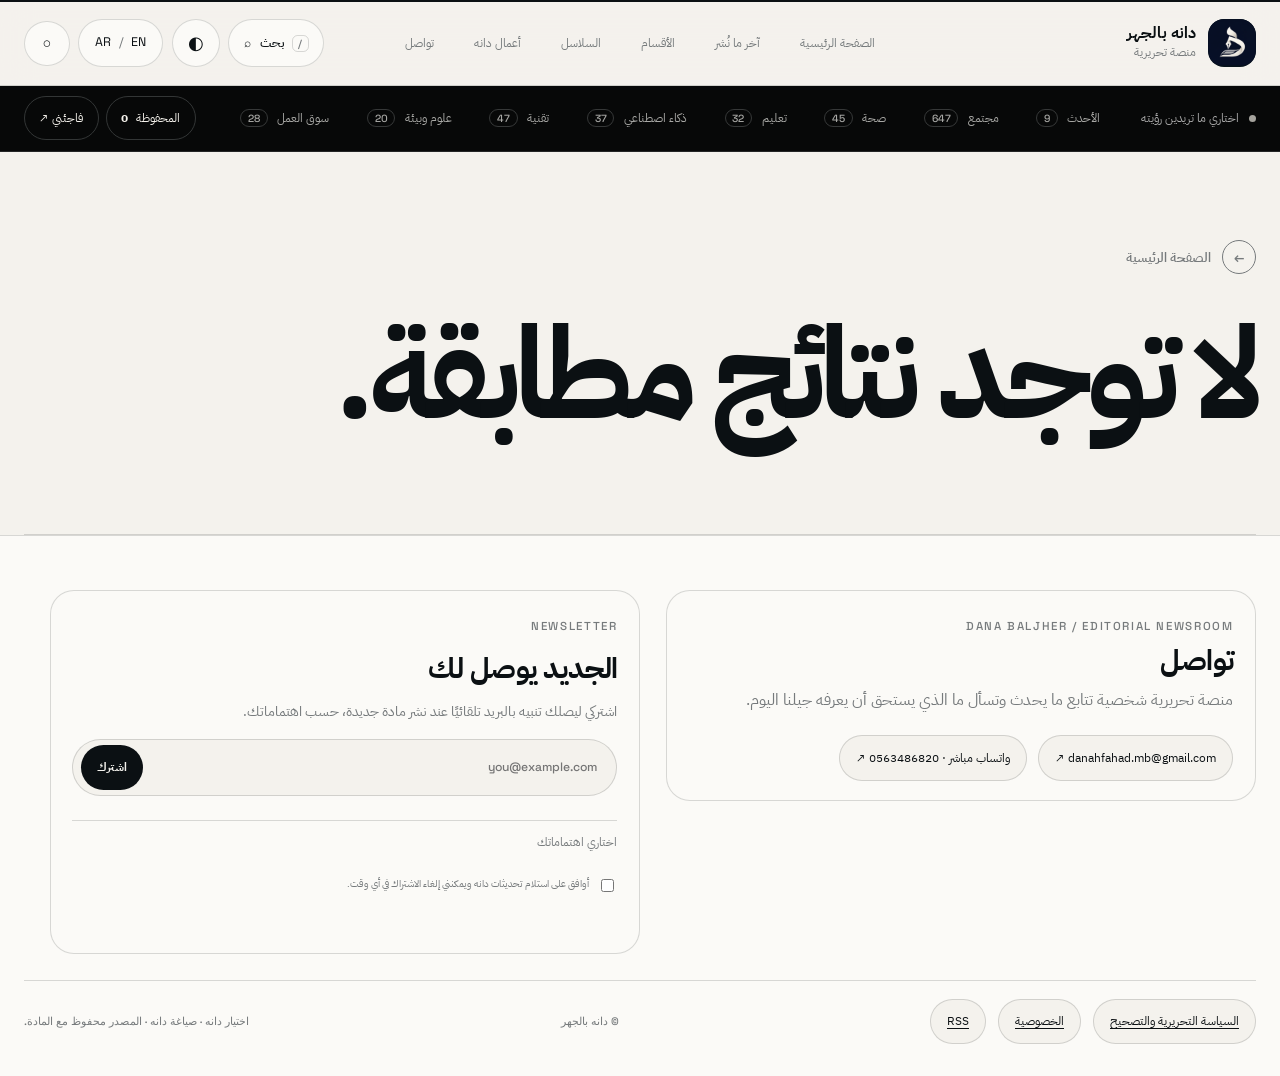
<file: section.html>
<!doctype html>
<html lang="ar" dir="rtl" data-theme="light">
<head>
<meta charset="utf-8"><meta name="viewport" content="width=device-width,initial-scale=1,viewport-fit=cover">
<meta name="theme-color" content="#f5f3ee"><meta name="description" content="منصة دانه بالجهر التحريرية — أخبار وتقارير ومقالات وسلاسل من زاوية تسأل: وش يستحق يعرفه جيلنا اليوم؟"><meta name="author" content="دانه بالجهر">
<meta property="og:type" content="website"><meta property="og:title" content="دانه بالجهر | منصة تحريرية"><meta property="og:image" content="assets/brand/icon-512.png">
<title>قسم | دانه بالجهر</title>
<link rel="alternate" type="application/rss+xml" title="دانه بالجهر RSS" href="https://xydocbujrhcunpftaeyj.supabase.co/functions/v1/public-feed">
<link rel="icon" href="assets/brand/favicon.png?v=18.10"><link rel="apple-touch-icon" href="assets/brand/icon-192.png"><link rel="manifest" href="manifest.webmanifest">
<link rel="preconnect" href="https://fonts.googleapis.com"><link rel="preconnect" href="https://fonts.gstatic.com" crossorigin>
<link href="https://fonts.googleapis.com/css2?family=Aref+Ruqaa+Ink:wght@400;700&family=Cormorant+Garamond:wght@400;500;600&family=IBM+Plex+Sans+Arabic:wght@300;400;500;600;700&family=Space+Grotesk:wght@400;500;600;700&display=swap" rel="stylesheet">
<link rel="stylesheet" href="styles.css?v=18.11">
<script defer src="articles.js"></script><script defer src="translations-en.js?v=20260901-v18"></script><script defer src="series-data.js?v=20260901-v18"></script><script defer src="backend.js?v=20261020-v2"></script><script defer src="pdf-export.js?v=18.10"></script><script defer src="app.js?v=18.11"></script>
</head>
<body data-page="section">
<a class="skip-link" href="#main">تجاوز إلى المحتوى</a><div class="page-progress" id="pageProgress"><span></span></div>
<header class="site-header"><div class="shell header-row">
<a class="brand" href="index.html"><span class="brand-mark"><img src="assets/brand/dana-mark.png?v=18.10" alt="" width="46" height="46"></span><span><strong data-name>دانه بالجهر</strong><small data-portfolio>منصة تحريرية</small></span></a>
<nav class="primary-nav"><a href="index.html" data-i18n="home">الصفحة الرئيسية</a><a href="index.html#now" data-i18n="latestNow">الأحدث</a><a href="index.html#sections" data-i18n="sections">الأقسام</a><a href="series.html" data-i18n="series">السلاسل</a><a href="archive.html" data-i18n="danaWork">أعمال دانه</a><a href="index.html#contact" data-i18n="contact">تواصل</a></nav>
<div class="header-actions"><button class="icon-button notify-button" type="button" data-push-toggle aria-label="تنبيهات النشر">♢</button><button id="langToggle" class="utility" type="button">AR <span>/</span> EN</button><button id="themeToggle" class="icon-button" type="button" aria-label="المظهر">◐</button><button id="searchToggle" class="search-button" type="button"><span>⌕</span><b data-i18n="search">بحث</b><kbd>/</kbd></button><button id="menuToggle" class="icon-button menu-button" type="button">☰</button></div>
</div></header>
<div class="content-ribbon"><div class="shell ribbon-inner"><span class="ribbon-label"><i></i><span data-i18n="choose">اختاري ما تريدين رؤيته</span></span><nav id="ribbonTrack" class="ribbon-track"></nav><div class="ribbon-tools"><button id="savedShortcut"><span data-i18n="saved">المحفوظة</span> <b data-saved-count>0</b></button><button id="randomStory"><span data-i18n="surprise">فاجئني</span> ↗</button></div></div></div>
<main id="main" tabindex="-1"></main>
<footer class="site-footer" id="contact"><div class="shell footer-inner footer-newsroom">
  <div class="footer-brand-block"><span class="eyebrow">DANA BALJHER / EDITORIAL NEWSROOM</span><h3 class="footer-contact-title" data-i18n="contact">تواصل</h3><p data-i18n="footerText">منصة تحريرية شخصية تتابع ما يحدث وتسأل ما الذي يستحق أن يعرفه جيلنا اليوم.</p><div class="footer-direct"><a href="mailto:danahfahad.mb@gmail.com?subject=%D8%AA%D9%88%D8%A7%D8%B5%D9%84%20%D9%85%D9%86%20%D9%85%D9%86%D8%B5%D8%A9%20%D8%AF%D8%A7%D9%86%D9%87">danahfahad.mb@gmail.com ↗</a><a href="https://wa.me/966563486820?text=%D9%85%D8%B1%D8%AD%D8%A8%D8%A7%20%D8%AF%D8%A7%D9%86%D9%87%D8%8C%20%D8%AA%D9%88%D8%A7%D8%B5%D9%84%D8%AA%20%D9%85%D8%B9%D9%83%20%D9%85%D9%86%20%D8%A7%D9%84%D9%85%D9%88%D9%82%D8%B9" target="_blank" rel="noopener" data-i18n="whatsappDirect">واتساب مباشر ↗</a></div></div>
  <div class="footer-newsletter"><span class="eyebrow">NEWSLETTER</span><h3 data-i18n="newsletterTitle">الجديد يوصل لك</h3><p data-i18n="newsletterDeck">اشتركي ليصلك تنبيه بالبريد عند نشر مادة جديدة، حسب اهتماماتك.</p><form class="newsletter-form" data-newsletter-form><div class="newsletter-row"><input type="email" name="email" autocomplete="email" required placeholder="you@example.com" aria-label="Email"><button type="submit" data-i18n="subscribe">اشترك</button></div><details class="newsletter-topics"><summary data-i18n="chooseInterests">اختاري اهتماماتك</summary><div><label><input type="checkbox" name="topic" value="all" checked><span data-i18n="allTopics">كل الجديد</span></label><label><input type="checkbox" name="topic" value="tech"><span data-i18n="techTopic">تقنية</span></label><label><input type="checkbox" name="topic" value="careers"><span data-i18n="careersTopic">سوق العمل</span></label><label><input type="checkbox" name="topic" value="sports"><span data-i18n="sportsTopic">رياضة</span></label><label><input type="checkbox" name="topic" value="arts"><span data-i18n="artsTopic">فنون وثقافة</span></label><label><input type="checkbox" name="topic" value="society"><span data-i18n="societyTopic">مجتمع</span></label><label><input type="checkbox" name="topic" value="economy"><span data-i18n="economyTopic">اقتصاد</span></label><label><input type="checkbox" name="topic" value="media"><span data-i18n="mediaTopic">إعلام</span></label><label><input type="checkbox" name="topic" value="entertainment"><span data-i18n="entertainmentTopic">ترفيه</span></label></div></details><label class="newsletter-consent"><input type="checkbox" name="consent" required><span data-i18n="newsletterConsent">أوافق على استلام تحديثات دانه ويمكنني إلغاء الاشتراك في أي وقت.</span></label><small data-newsletter-status aria-live="polite"></small></form></div>
  
  <div class="footer-bottom"><div class="policy-links"><a href="editorial.html" data-i18n="editorialPolicy">السياسة التحريرية والتصحيح</a><a href="privacy.html" data-i18n="privacy">الخصوصية</a><a href="https://xydocbujrhcunpftaeyj.supabase.co/functions/v1/public-feed" target="_blank" rel="noopener">RSS</a></div><small>© <span data-year></span> <span data-name>دانه بالجهر</span></small><small data-i18n="footerNote">اختيار دانه · صياغة دانه · المصدر محفوظ مع المادة.</small></div>
</div></footer>
<button class="back-to-top" id="backToTop" type="button" aria-label="إلى الأعلى" title="إلى الأعلى">↑</button>
<section class="search-overlay" id="searchPanel" hidden aria-hidden="true"><button class="search-backdrop" data-search-close aria-label="close"></button><div class="search-dialog"><div class="search-head"><div><span class="eyebrow">SEARCH / <b data-search-total>—</b></span><h2 data-i18n="searchArchive">ابحثي في الأرشيف</h2></div><button data-search-close class="close-button">ESC ×</button></div><label class="global-search"><span>⌕</span><input id="globalSearch" type="search" autocomplete="off" placeholder="ابدئي بحرف أو كلمة من العنوان…"></label><div class="search-meta"><span id="searchStatus"></span><span data-i18n="titleMatch">المطابقة من بداية كلمات العنوان</span></div><div id="quickResults" class="quick-results"></div></div></section>
<aside class="mobile-drawer" id="mobileDrawer" aria-hidden="true"><div class="drawer-head"><a class="brand" href="index.html"><img src="assets/brand/dana-mark.png?v=18.10" alt=""><span><strong data-name>دانه بالجهر</strong><small data-portfolio>منصة تحريرية</small></span></a><button id="drawerClose">×</button></div><div class="drawer-links"><a href="index.html" data-i18n="home">الصفحة الرئيسية</a><a href="index.html#now" data-i18n="latestNow">الأحدث</a><a href="index.html#sections" data-i18n="sections">الأقسام</a><a href="section.html?section=society" data-i18n="societyTopic">مجتمع</a><a href="section.html?section=tech" data-i18n="techTopic">تقنية</a><a href="section.html?section=careers" data-i18n="careersTopic">سوق العمل</a><a href="section.html?section=sports" data-i18n="sportsTopic">رياضة</a><a href="section.html?section=arts" data-i18n="artsTopic">فنون وثقافة</a><a href="section.html?section=entertainment" data-i18n="entertainmentTopic">ترفيه</a><a href="section.html?section=economy" data-i18n="economyTopic">اقتصاد</a><a href="section.html?section=media" data-i18n="mediaTopic">إعلام</a><a href="series.html" data-i18n="series">السلاسل</a><a href="archive.html" data-i18n="danaWork">أعمال دانه</a><a href="index.html#about" data-i18n="about">من أنا</a><a href="index.html#contact" data-i18n="contact">تواصل</a></div><div class="drawer-language"><button data-drawer-lang="ar">العربية</button><button data-drawer-lang="en">English</button></div><button id="drawerSearch" class="drawer-search" data-i18n="searchArchive">ابحثي في الأرشيف</button></aside><div class="drawer-backdrop" id="drawerBackdrop" hidden></div>
<div class="reading-dock" id="readingDock" hidden></div><div class="toast" id="toast" hidden></div>
</body></html>
</file>
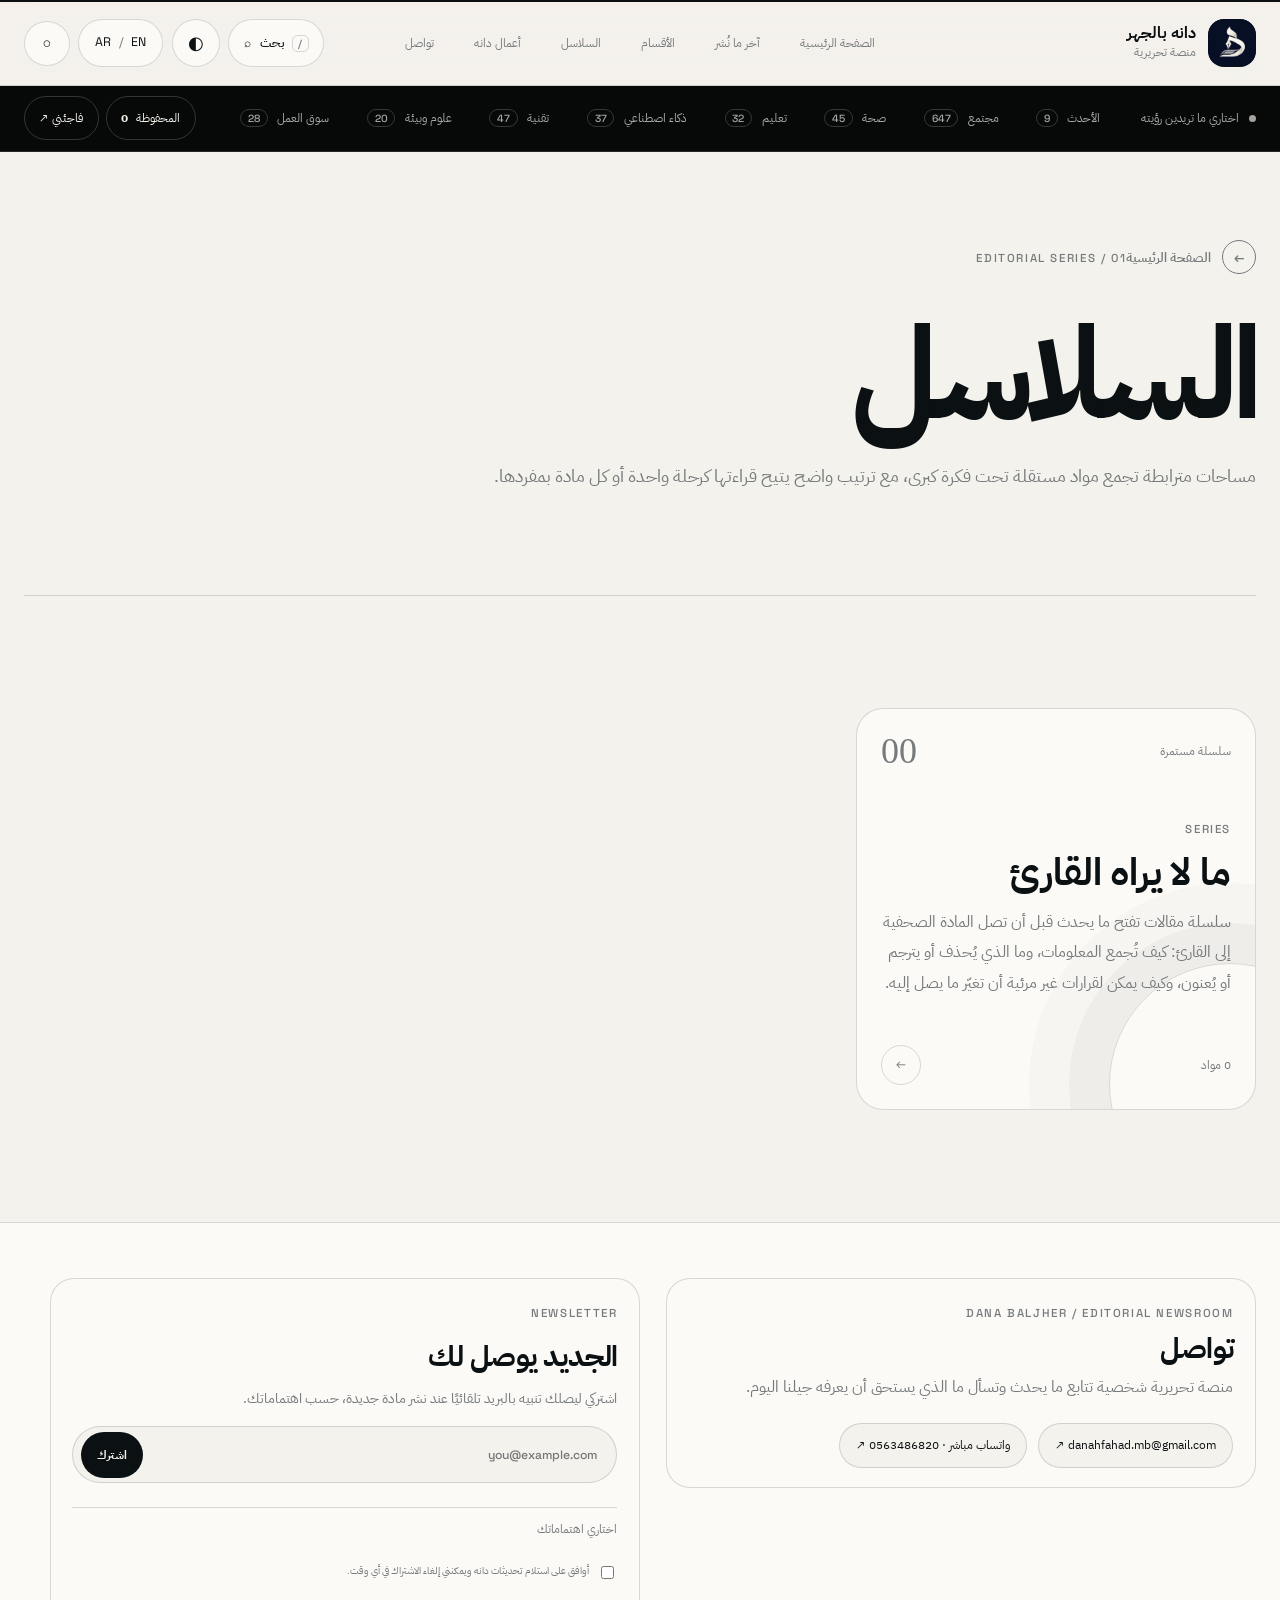
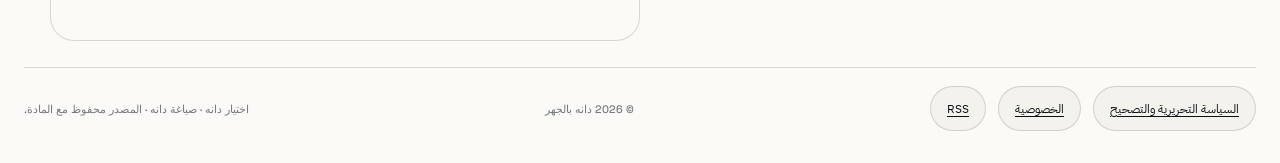
<file: series.html>
<!doctype html>
<html lang="ar" dir="rtl" data-theme="light">
<head>
<meta charset="utf-8"><meta name="viewport" content="width=device-width,initial-scale=1,viewport-fit=cover">
<meta name="theme-color" content="#f5f3ee"><meta name="description" content="منصة دانه بالجهر التحريرية — أخبار وتقارير ومقالات وسلاسل من زاوية تسأل: وش يستحق يعرفه جيلنا اليوم؟"><meta name="author" content="دانه بالجهر">
<meta property="og:type" content="website"><meta property="og:title" content="دانه بالجهر | منصة تحريرية"><meta property="og:image" content="assets/brand/icon-512.png">
<title>دانه بالجهر | منصة تحريرية</title>
<link rel="alternate" type="application/rss+xml" title="دانه بالجهر RSS" href="https://xydocbujrhcunpftaeyj.supabase.co/functions/v1/public-feed">
<link rel="icon" href="assets/brand/favicon.png?v=18.10"><link rel="apple-touch-icon" href="assets/brand/icon-192.png"><link rel="manifest" href="manifest.webmanifest">
<link rel="preconnect" href="https://fonts.googleapis.com"><link rel="preconnect" href="https://fonts.gstatic.com" crossorigin>
<link href="https://fonts.googleapis.com/css2?family=IBM+Plex+Sans+Arabic:wght@300;400;500;600;700&family=Space+Grotesk:wght@400;500;600;700&display=swap" rel="stylesheet">
<link rel="stylesheet" href="styles.css?v=18.11">
<script defer src="articles.js"></script><script defer src="translations-en.js?v=20260901-v18"></script><script defer src="series-data.js?v=20260901-v18"></script><script defer src="backend.js?v=20261020-v2"></script><script defer src="pdf-export.js?v=18.10"></script><script defer src="app.js?v=18.11"></script>
</head>
<body data-page="series">
<a class="skip-link" href="#main">تجاوز إلى المحتوى</a><div class="page-progress" id="pageProgress"><span></span></div>
<header class="site-header"><div class="shell header-row">
<a class="brand" href="index.html"><span class="brand-mark"><img src="assets/brand/dana-mark.png?v=18.10" alt="" width="46" height="46"></span><span><strong data-name>دانه بالجهر</strong><small data-portfolio>منصة تحريرية</small></span></a>
<nav class="primary-nav"><a href="index.html" data-i18n="home">الصفحة الرئيسية</a><a href="index.html#now" data-i18n="latestNow">الأحدث</a><a href="index.html#sections" data-i18n="sections">الأقسام</a><a href="series.html" data-i18n="series">السلاسل</a><a href="archive.html" data-i18n="danaWork">أعمال دانه</a><a href="index.html#contact" data-i18n="contact">تواصل</a></nav>
<div class="header-actions"><button class="icon-button notify-button" type="button" data-push-toggle aria-label="تنبيهات النشر">♢</button><button id="langToggle" class="utility" type="button">AR <span>/</span> EN</button><button id="themeToggle" class="icon-button" type="button" aria-label="المظهر">◐</button><button id="searchToggle" class="search-button" type="button"><span>⌕</span><b data-i18n="search">بحث</b><kbd>/</kbd></button><button id="menuToggle" class="icon-button menu-button" type="button">☰</button></div>
</div></header>
<div class="content-ribbon"><div class="shell ribbon-inner"><span class="ribbon-label"><i></i><span data-i18n="choose">اختاري ما تريدين رؤيته</span></span><nav id="ribbonTrack" class="ribbon-track"></nav><div class="ribbon-tools"><button id="savedShortcut"><span data-i18n="saved">المحفوظة</span> <b data-saved-count>0</b></button><button id="randomStory"><span data-i18n="surprise">فاجئني</span> ↗</button></div></div></div>
<main id="main" tabindex="-1"></main>
<footer class="site-footer" id="contact"><div class="shell footer-inner footer-newsroom">
  <div class="footer-brand-block"><span class="eyebrow">DANA BALJHER / EDITORIAL NEWSROOM</span><h3 class="footer-contact-title" data-i18n="contact">تواصل</h3><p data-i18n="footerText">منصة تحريرية شخصية تتابع ما يحدث وتسأل ما الذي يستحق أن يعرفه جيلنا اليوم.</p><div class="footer-direct"><a href="mailto:danahfahad.mb@gmail.com?subject=%D8%AA%D9%88%D8%A7%D8%B5%D9%84%20%D9%85%D9%86%20%D9%85%D9%86%D8%B5%D8%A9%20%D8%AF%D8%A7%D9%86%D9%87">danahfahad.mb@gmail.com ↗</a><a href="https://wa.me/966563486820?text=%D9%85%D8%B1%D8%AD%D8%A8%D8%A7%20%D8%AF%D8%A7%D9%86%D9%87%D8%8C%20%D8%AA%D9%88%D8%A7%D8%B5%D9%84%D8%AA%20%D9%85%D8%B9%D9%83%20%D9%85%D9%86%20%D8%A7%D9%84%D9%85%D9%88%D9%82%D8%B9" target="_blank" rel="noopener" data-i18n="whatsappDirect">واتساب مباشر ↗</a></div></div>
  <div class="footer-newsletter"><span class="eyebrow">NEWSLETTER</span><h3 data-i18n="newsletterTitle">الجديد يوصل لك</h3><p data-i18n="newsletterDeck">اشتركي ليصلك تنبيه بالبريد عند نشر مادة جديدة، حسب اهتماماتك.</p><form class="newsletter-form" data-newsletter-form><div class="newsletter-row"><input type="email" name="email" autocomplete="email" required placeholder="you@example.com" aria-label="Email"><button type="submit" data-i18n="subscribe">اشترك</button></div><details class="newsletter-topics"><summary data-i18n="chooseInterests">اختاري اهتماماتك</summary><div><label><input type="checkbox" name="topic" value="all" checked><span data-i18n="allTopics">كل الجديد</span></label><label><input type="checkbox" name="topic" value="tech"><span data-i18n="techTopic">تقنية</span></label><label><input type="checkbox" name="topic" value="careers"><span data-i18n="careersTopic">سوق العمل</span></label><label><input type="checkbox" name="topic" value="sports"><span data-i18n="sportsTopic">رياضة</span></label><label><input type="checkbox" name="topic" value="arts"><span data-i18n="artsTopic">فنون وثقافة</span></label><label><input type="checkbox" name="topic" value="society"><span data-i18n="societyTopic">مجتمع</span></label><label><input type="checkbox" name="topic" value="economy"><span data-i18n="economyTopic">اقتصاد</span></label><label><input type="checkbox" name="topic" value="media"><span data-i18n="mediaTopic">إعلام</span></label><label><input type="checkbox" name="topic" value="entertainment"><span data-i18n="entertainmentTopic">ترفيه</span></label></div></details><label class="newsletter-consent"><input type="checkbox" name="consent" required><span data-i18n="newsletterConsent">أوافق على استلام تحديثات دانه ويمكنني إلغاء الاشتراك في أي وقت.</span></label><small data-newsletter-status aria-live="polite"></small></form></div>
  
  <div class="footer-bottom"><div class="policy-links"><a href="editorial.html" data-i18n="editorialPolicy">السياسة التحريرية والتصحيح</a><a href="privacy.html" data-i18n="privacy">الخصوصية</a><a href="https://xydocbujrhcunpftaeyj.supabase.co/functions/v1/public-feed" target="_blank" rel="noopener">RSS</a></div><small>© <span data-year></span> <span data-name>دانه بالجهر</span></small><small data-i18n="footerNote">اختيار دانه · صياغة دانه · المصدر محفوظ مع المادة.</small></div>
</div></footer>
<button class="back-to-top" id="backToTop" type="button" aria-label="إلى الأعلى" title="إلى الأعلى">↑</button>
<section class="search-overlay" id="searchPanel" hidden aria-hidden="true"><button class="search-backdrop" data-search-close aria-label="close"></button><div class="search-dialog"><div class="search-head"><div><span class="eyebrow">SEARCH / <b data-search-total>—</b></span><h2 data-i18n="searchArchive">ابحثي في الأرشيف</h2></div><button data-search-close class="close-button">ESC ×</button></div><label class="global-search"><span>⌕</span><input id="globalSearch" type="search" autocomplete="off" placeholder="ابدئي بحرف أو كلمة من العنوان…"></label><div class="search-meta"><span id="searchStatus"></span><span data-i18n="titleMatch">المطابقة من بداية كلمات العنوان</span></div><div id="quickResults" class="quick-results"></div></div></section>
<aside class="mobile-drawer" id="mobileDrawer" aria-hidden="true"><div class="drawer-head"><a class="brand" href="index.html"><img src="assets/brand/dana-mark.png?v=18.10" alt=""><span><strong data-name>دانه بالجهر</strong><small data-portfolio>منصة تحريرية</small></span></a><button id="drawerClose">×</button></div><div class="drawer-links"><a href="index.html" data-i18n="home">الصفحة الرئيسية</a><a href="index.html#now" data-i18n="latestNow">الأحدث</a><a href="index.html#sections" data-i18n="sections">الأقسام</a><a href="section.html?section=society" data-i18n="societyTopic">مجتمع</a><a href="section.html?section=tech" data-i18n="techTopic">تقنية</a><a href="section.html?section=careers" data-i18n="careersTopic">سوق العمل</a><a href="section.html?section=sports" data-i18n="sportsTopic">رياضة</a><a href="section.html?section=arts" data-i18n="artsTopic">فنون وثقافة</a><a href="section.html?section=entertainment" data-i18n="entertainmentTopic">ترفيه</a><a href="section.html?section=economy" data-i18n="economyTopic">اقتصاد</a><a href="section.html?section=media" data-i18n="mediaTopic">إعلام</a><a href="series.html" data-i18n="series">السلاسل</a><a href="archive.html" data-i18n="danaWork">أعمال دانه</a><a href="index.html#about" data-i18n="about">من أنا</a><a href="index.html#contact" data-i18n="contact">تواصل</a></div><div class="drawer-language"><button data-drawer-lang="ar">العربية</button><button data-drawer-lang="en">English</button></div><button id="drawerSearch" class="drawer-search" data-i18n="searchArchive">ابحثي في الأرشيف</button></aside><div class="drawer-backdrop" id="drawerBackdrop" hidden></div>
<div class="reading-dock" id="readingDock" hidden></div><div class="toast" id="toast" hidden></div>
</body></html>
</file>
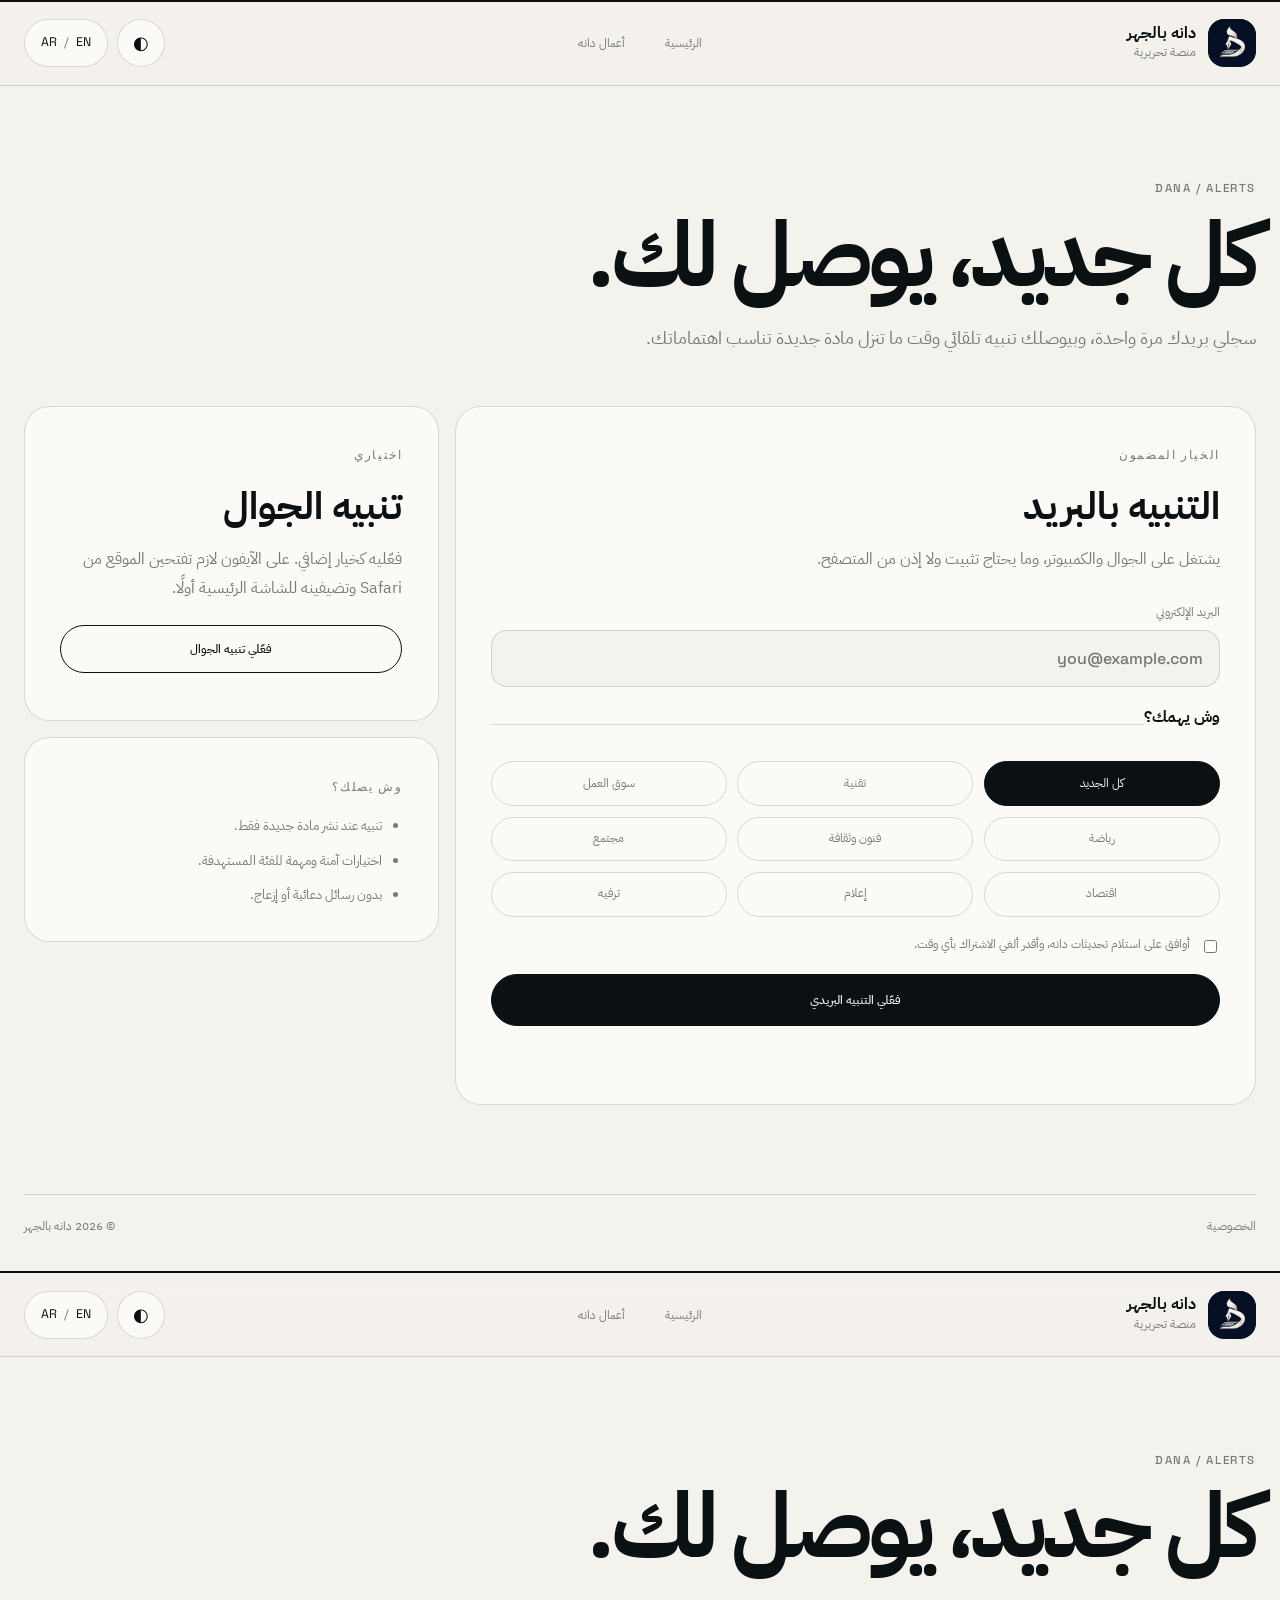
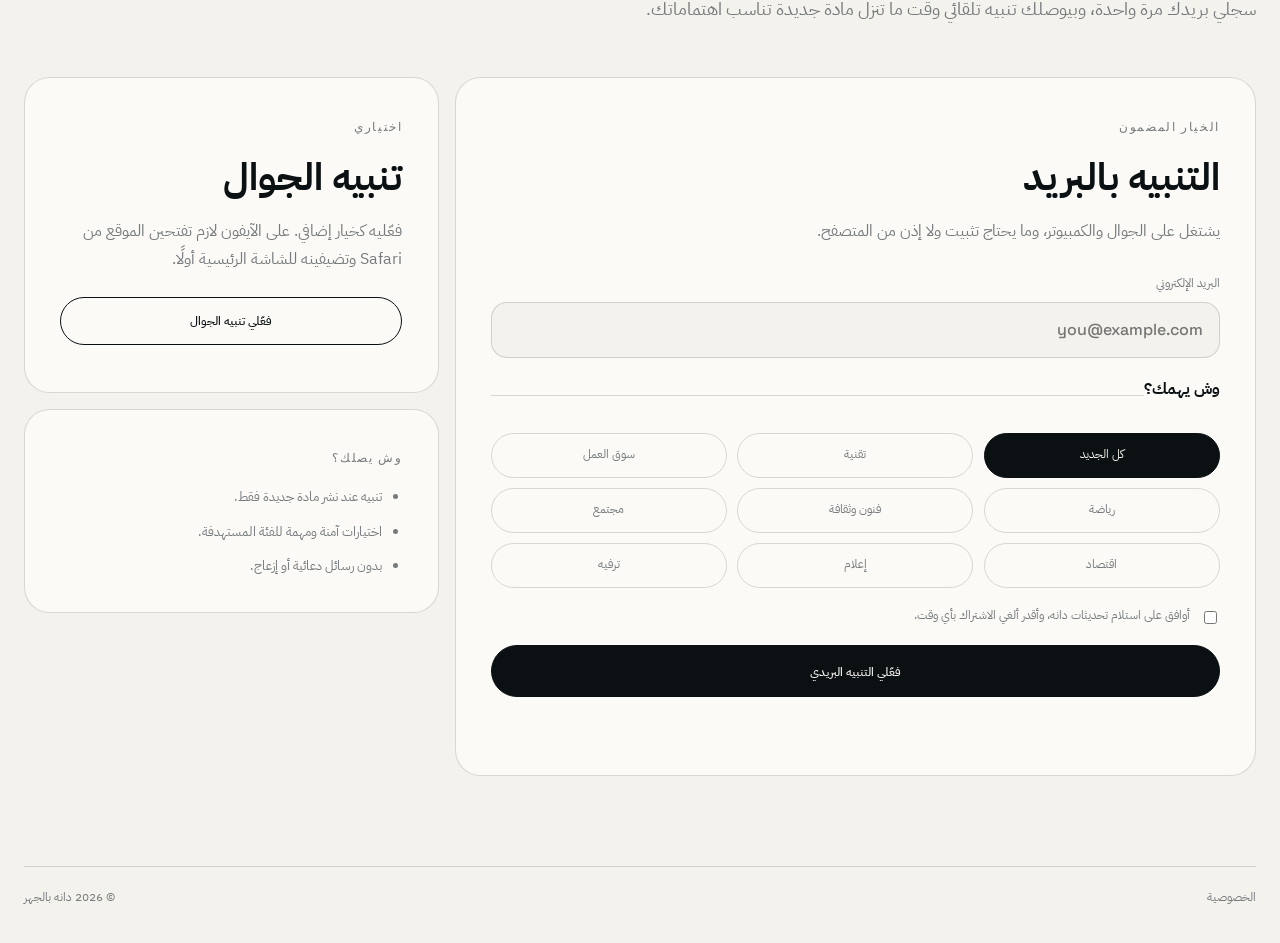
<file: subscribe.html>
<!doctype html>
<html lang="ar" dir="rtl" data-theme="light">
<head>
<meta charset="utf-8"><meta name="viewport" content="width=device-width,initial-scale=1,viewport-fit=cover">
<meta name="theme-color" content="#f5f3ee"><meta name="description" content="اشترك في تنبيهات دانه بالجهر البريدية عند نشر مادة جديدة.">
<title>نبّهني عند النشر | دانه بالجهر</title>
<link rel="icon" href="assets/brand/favicon.png?v=18.11"><link rel="apple-touch-icon" href="assets/brand/icon-192.png"><link rel="manifest" href="manifest.webmanifest">
<link rel="preconnect" href="https://fonts.googleapis.com"><link rel="preconnect" href="https://fonts.gstatic.com" crossorigin>
<link href="https://fonts.googleapis.com/css2?family=Aref+Ruqaa+Ink:wght@400;700&family=IBM+Plex+Sans+Arabic:wght@300;400;500;600;700&family=Space+Grotesk:wght@400;500;600;700&display=swap" rel="stylesheet">
<link rel="stylesheet" href="styles.css?v=18.11">
<script defer src="backend.js?v=20261020-v2"></script><script defer src="subscribe.js?v=18.11"></script>
</head>
<body class="subscription-page">
<a class="skip-link" href="#main">تجاوز إلى المحتوى</a>
<header class="site-header"><div class="shell header-row">
  <a class="brand" href="index.html"><span class="brand-mark"><img src="assets/brand/dana-mark.png?v=18.11" alt="" width="46" height="46"></span><span><strong data-sub="name">دانه بالجهر</strong><small data-sub="portfolio">منصة تحريرية</small></span></a>
  <nav class="primary-nav legal-nav"><a href="index.html" data-sub="home">الرئيسية</a><a href="archive.html" data-sub="archive">أعمال دانه</a></nav>
  <div class="header-actions"><button id="subLang" class="utility" type="button">AR <span>/</span> EN</button><button id="subTheme" class="icon-button" type="button" aria-label="المظهر">◐</button></div>
</div></header>
<main id="main" class="subscription-main shell">
  <section class="subscription-intro"><span class="eyebrow">DANA / ALERTS</span><h1 data-sub="title">كل جديد، يوصل لك.</h1><p data-sub="deck">سجلي بريدك مرة واحدة، وبيوصلك تنبيه تلقائي وقت ما تنزل مادة جديدة تناسب اهتماماتك.</p></section>
  <div class="subscription-grid">
    <section class="subscription-card subscription-email-card"><span class="eyebrow" data-sub="emailKicker">الخيار المضمون</span><h2 data-sub="emailTitle">التنبيه بالبريد</h2><p data-sub="emailDeck">يشتغل على الجوال والكمبيوتر، وما يحتاج تثبيت ولا إذن من المتصفح.</p>
      <form class="subscription-form" data-subscribe-form>
        <label class="subscription-field"><span data-sub="emailLabel">البريد الإلكتروني</span><input type="email" name="email" autocomplete="email" inputmode="email" required placeholder="you@example.com"></label>
        <fieldset class="subscription-topics"><legend data-sub="topicsTitle">وش يهمك؟</legend>
          <label><input type="checkbox" name="topic" value="all" checked><span data-sub="all">كل الجديد</span></label>
          <label><input type="checkbox" name="topic" value="tech"><span data-sub="tech">تقنية</span></label>
          <label><input type="checkbox" name="topic" value="careers"><span data-sub="careers">سوق العمل</span></label>
          <label><input type="checkbox" name="topic" value="sports"><span data-sub="sports">رياضة</span></label>
          <label><input type="checkbox" name="topic" value="arts"><span data-sub="arts">فنون وثقافة</span></label>
          <label><input type="checkbox" name="topic" value="society"><span data-sub="society">مجتمع</span></label>
          <label><input type="checkbox" name="topic" value="economy"><span data-sub="economy">اقتصاد</span></label>
          <label><input type="checkbox" name="topic" value="media"><span data-sub="media">إعلام</span></label>
          <label><input type="checkbox" name="topic" value="entertainment"><span data-sub="entertainment">ترفيه</span></label>
        </fieldset>
        <label class="subscription-consent"><input type="checkbox" name="consent" required><span data-sub="consent">أوافق على استلام تحديثات دانه، وأقدر ألغي الاشتراك بأي وقت.</span></label>
        <button class="btn primary subscription-submit" type="submit" data-sub="submit">فعّلي التنبيه البريدي</button>
        <div class="subscription-status" data-subscribe-status role="status" aria-live="polite"></div>
      </form>
    </section>
    <aside class="subscription-side">
      <section class="subscription-card"><span class="eyebrow" data-sub="pushKicker">اختياري</span><h2 data-sub="pushTitle">تنبيه الجوال</h2><p data-sub="pushDeck">فعّليه كخيار إضافي. على الآيفون لازم تفتحين الموقع من Safari وتضيفينه للشاشة الرئيسية أولًا.</p><button class="btn" id="enablePush" type="button" data-sub="pushButton">فعّلي تنبيه الجوال</button><small id="pushStatus" aria-live="polite"></small></section>
      <section class="subscription-card subscription-promise"><span class="eyebrow" data-sub="promiseKicker">وش يصلك؟</span><ul><li data-sub="promiseOne">تنبيه عند نشر مادة جديدة فقط.</li><li data-sub="promiseTwo">اختيارات آمنة ومهمة للفئة المستهدفة.</li><li data-sub="promiseThree">بدون رسائل دعائية أو إزعاج.</li></ul></section>
    </aside>
  </div>
</main>
<footer class="subscription-footer shell"><a href="privacy.html" data-sub="privacy">الخصوصية</a><span>© 2026 <span data-sub="name">دانه بالجهر</span></span></footer>
</body></html>
<!doctype html>
<html lang="ar" dir="rtl" data-theme="light">
<head>
<meta charset="utf-8"><meta name="viewport" content="width=device-width,initial-scale=1,viewport-fit=cover">
<meta name="theme-color" content="#f5f3ee"><meta name="description" content="اشترك في تنبيهات دانه بالجهر البريدية عند نشر مادة جديدة.">
<title>نبّهني عند النشر | دانه بالجهر</title>
<link rel="icon" href="assets/brand/favicon.png?v=18.11"><link rel="apple-touch-icon" href="assets/brand/icon-192.png"><link rel="manifest" href="manifest.webmanifest">
<link rel="preconnect" href="https://fonts.googleapis.com"><link rel="preconnect" href="https://fonts.gstatic.com" crossorigin>
<link href="https://fonts.googleapis.com/css2?family=Aref+Ruqaa+Ink:wght@400;700&family=IBM+Plex+Sans+Arabic:wght@300;400;500;600;700&family=Space+Grotesk:wght@400;500;600;700&display=swap" rel="stylesheet">
<link rel="stylesheet" href="styles.css?v=18.11">
<script defer src="backend.js?v=20260902-v18-11"></script><script defer src="subscribe.js?v=18.11"></script>
</head>
<body class="subscription-page">
<a class="skip-link" href="#main">تجاوز إلى المحتوى</a>
<header class="site-header"><div class="shell header-row">
  <a class="brand" href="index.html"><span class="brand-mark"><img src="assets/brand/dana-mark.png?v=18.11" alt="" width="46" height="46"></span><span><strong data-sub="name">دانه بالجهر</strong><small data-sub="portfolio">منصة تحريرية</small></span></a>
  <nav class="primary-nav legal-nav"><a href="index.html" data-sub="home">الرئيسية</a><a href="archive.html" data-sub="archive">أعمال دانه</a></nav>
  <div class="header-actions"><button id="subLang" class="utility" type="button">AR <span>/</span> EN</button><button id="subTheme" class="icon-button" type="button" aria-label="المظهر">◐</button></div>
</div></header>
<main id="main" class="subscription-main shell">
  <section class="subscription-intro"><span class="eyebrow">DANA / ALERTS</span><h1 data-sub="title">كل جديد، يوصل لك.</h1><p data-sub="deck">سجلي بريدك مرة واحدة، وبيوصلك تنبيه تلقائي وقت ما تنزل مادة جديدة تناسب اهتماماتك.</p></section>
  <div class="subscription-grid">
    <section class="subscription-card subscription-email-card"><span class="eyebrow" data-sub="emailKicker">الخيار المضمون</span><h2 data-sub="emailTitle">التنبيه بالبريد</h2><p data-sub="emailDeck">يشتغل على الجوال والكمبيوتر، وما يحتاج تثبيت ولا إذن من المتصفح.</p>
      <form class="subscription-form" data-subscribe-form>
        <label class="subscription-field"><span data-sub="emailLabel">البريد الإلكتروني</span><input type="email" name="email" autocomplete="email" inputmode="email" required placeholder="you@example.com"></label>
        <fieldset class="subscription-topics"><legend data-sub="topicsTitle">وش يهمك؟</legend>
          <label><input type="checkbox" name="topic" value="all" checked><span data-sub="all">كل الجديد</span></label>
          <label><input type="checkbox" name="topic" value="tech"><span data-sub="tech">تقنية</span></label>
          <label><input type="checkbox" name="topic" value="careers"><span data-sub="careers">سوق العمل</span></label>
          <label><input type="checkbox" name="topic" value="sports"><span data-sub="sports">رياضة</span></label>
          <label><input type="checkbox" name="topic" value="arts"><span data-sub="arts">فنون وثقافة</span></label>
          <label><input type="checkbox" name="topic" value="society"><span data-sub="society">مجتمع</span></label>
          <label><input type="checkbox" name="topic" value="economy"><span data-sub="economy">اقتصاد</span></label>
          <label><input type="checkbox" name="topic" value="media"><span data-sub="media">إعلام</span></label>
          <label><input type="checkbox" name="topic" value="entertainment"><span data-sub="entertainment">ترفيه</span></label>
        </fieldset>
        <label class="subscription-consent"><input type="checkbox" name="consent" required><span data-sub="consent">أوافق على استلام تحديثات دانه، وأقدر ألغي الاشتراك بأي وقت.</span></label>
        <button class="btn primary subscription-submit" type="submit" data-sub="submit">فعّلي التنبيه البريدي</button>
        <div class="subscription-status" data-subscribe-status role="status" aria-live="polite"></div>
      </form>
    </section>
    <aside class="subscription-side">
      <section class="subscription-card"><span class="eyebrow" data-sub="pushKicker">اختياري</span><h2 data-sub="pushTitle">تنبيه الجوال</h2><p data-sub="pushDeck">فعّليه كخيار إضافي. على الآيفون لازم تفتحين الموقع من Safari وتضيفينه للشاشة الرئيسية أولًا.</p><button class="btn" id="enablePush" type="button" data-sub="pushButton">فعّلي تنبيه الجوال</button><small id="pushStatus" aria-live="polite"></small></section>
      <section class="subscription-card subscription-promise"><span class="eyebrow" data-sub="promiseKicker">وش يصلك؟</span><ul><li data-sub="promiseOne">تنبيه عند نشر مادة جديدة فقط.</li><li data-sub="promiseTwo">اختيارات آمنة ومهمة للفئة المستهدفة.</li><li data-sub="promiseThree">بدون رسائل دعائية أو إزعاج.</li></ul></section>
    </aside>
  </div>
</main>
<footer class="subscription-footer shell"><a href="privacy.html" data-sub="privacy">الخصوصية</a><span>© 2026 <span data-sub="name">دانه بالجهر</span></span></footer>
</body></html>
</file>
<file: styles.css>
:root{--ui-scale:1;--bg:#f4f2ed;--paper:#fbfaf7;--ink:#0b1013;--muted:#767a7c;--line:rgba(11,16,19,.15);--soft:#e9e6df;--dark:#080a0b;--dark2:#11171a;--white:#f8f5ee;--radius:2rem;--header:5.35rem;--ribbon:4.15rem;--shadow:0 24px 80px rgba(0,0,0,.09);font-size:calc(16px * var(--ui-scale))}
html[data-theme="dark"]{--bg:#090b0c;--paper:#111416;--ink:#f5f2eb;--muted:#a5a7a5;--line:rgba(255,255,255,.14);--soft:#181b1d;--dark:#f3f0e9;--dark2:#e7e3db;--white:#0b0d0e;--shadow:0 24px 80px rgba(0,0,0,.35)}
*{box-sizing:border-box}html{scroll-behavior:smooth;scroll-padding-top:calc(var(--header) + var(--ribbon) + 1rem)}body{margin:0;background:var(--bg);color:var(--ink);font-family:"IBM Plex Sans Arabic",Arial,sans-serif;line-height:1.6;overflow-x:hidden}html[lang="en"] body{font-family:"Space Grotesk",Arial,sans-serif;line-height:1.5}button,input{font:inherit;color:inherit}button,a{-webkit-tap-highlight-color:transparent}a{color:inherit;text-decoration:none}button{border:0;background:none;cursor:pointer}img{display:block;max-width:100%}[hidden]{display:none!important}.shell{width:min(118rem,calc(100% - 3rem));margin-inline:auto}.skip-link{position:fixed;z-index:9999;top:.5rem;left:.5rem;padding:.8rem 1rem;background:var(--ink);color:var(--bg);transform:translateY(-150%)}.skip-link:focus{transform:none}.page-progress{position:fixed;z-index:140;inset:0 0 auto;height:2px;pointer-events:none}.page-progress span{display:block;width:0;height:100%;background:var(--ink)}
/* header */
.site-header{height:var(--header);position:sticky;top:0;z-index:110;background:color-mix(in srgb,var(--bg) 93%,transparent);backdrop-filter:blur(16px);border-top:2px solid var(--ink);border-bottom:1px solid var(--line)}.header-row{height:100%;display:grid;grid-template-columns:1fr auto 1fr;align-items:center;gap:2rem}.brand{display:inline-flex;align-items:center;gap:.75rem;width:max-content}.brand-mark{width:3rem;height:3rem;border-radius:1rem;overflow:hidden;background:#07121b}.brand-mark img{width:100%;height:100%;object-fit:cover}.brand>span:last-child,.brand span span{display:grid}.brand strong{font-size:1rem;line-height:1.15}.brand small{font-size:.72rem;color:var(--muted);margin-top:.15rem}.primary-nav{display:flex;align-items:center;gap:2.5rem}.primary-nav a{font-size:.91rem;color:var(--muted);position:relative}.primary-nav a:hover{color:var(--ink)}.primary-nav a:after{content:"";position:absolute;inset:auto 0 -.4rem;width:0;height:1px;background:currentColor;transition:width .2s}.primary-nav a:hover:after{width:100%}.header-actions{display:flex;align-items:center;gap:.55rem;justify-self:end;direction:ltr}.utility,.icon-button,.search-button{height:3rem;border:1px solid var(--line);border-radius:999px;background:var(--paper);display:flex;align-items:center;justify-content:center}.utility{padding:0 1rem;gap:.45rem;font-family:"Space Grotesk";font-size:.78rem}.utility span{color:var(--muted)}.icon-button{width:3rem;font-size:1.1rem}.search-button{padding:0 .9rem;gap:.55rem}.search-button b{font-weight:500;font-size:.83rem}.search-button kbd{font:500 .65rem "Space Grotesk";border:1px solid var(--line);border-radius:.35rem;padding:.05rem .32rem;color:var(--muted)}.menu-button{display:none}
.content-ribbon{height:var(--ribbon);position:sticky;top:var(--header);z-index:100;background:#070808;color:#f1eee7;border-bottom:1px solid #242626}.ribbon-inner{height:100%;display:flex;align-items:center;gap:1.6rem}.ribbon-label{display:flex;align-items:center;gap:.6rem;white-space:nowrap;font-size:.75rem;color:#aaa}.ribbon-label i{width:.45rem;height:.45rem;border-radius:50%;background:#a5a39d}.ribbon-track{display:flex;align-items:center;gap:.45rem;overflow-x:auto;scrollbar-width:none;flex:1}.ribbon-track::-webkit-scrollbar{display:none}.ribbon-link{display:flex;align-items:center;gap:.6rem;padding:.72rem .95rem;border-radius:999px;color:#a8a8a5;font-size:.78rem;white-space:nowrap;transition:background .15s,color .15s}.ribbon-link b{font:500 .65rem "Space Grotesk";border:1px solid #363838;border-radius:999px;padding:.1rem .42rem}.ribbon-link:hover,.ribbon-link.active{background:#222323;color:#fff}.ribbon-tools{display:flex;gap:.45rem;white-space:nowrap}.ribbon-tools button{color:#f5f2ec;border:1px solid #333636;border-radius:999px;padding:.7rem .9rem;font-size:.72rem}.ribbon-tools b{margin-inline-start:.3rem}
/* type */
.eyebrow{display:inline-block;font:500 .72rem/1.2 "Space Grotesk";letter-spacing:.14em;text-transform:uppercase;color:var(--muted)}.section{padding:7rem 0}.section-head{display:grid;grid-template-columns:minmax(0,1.2fr) minmax(18rem,.8fr);gap:4rem;align-items:end;margin-bottom:3.5rem;padding-bottom:2rem;border-bottom:1px solid var(--line)}.section-head h2{font-size:clamp(2.8rem,5vw,6.8rem);line-height:.95;letter-spacing:-.045em;margin:.7rem 0 0}.section-head-side{justify-self:end;max-width:35rem}.section-head-side p{margin:0 0 1.1rem;color:var(--muted);font-size:1.05rem}.text-link{display:inline-flex;gap:.55rem;align-items:center;font-weight:600}.arrow{display:inline-grid;place-items:center;width:2.5rem;height:2.5rem;border:1px solid currentColor;border-radius:50%;font-family:"Space Grotesk";transition:transform .15s}.text-link:hover .arrow,.story-card:hover .arrow,.format-card:hover .arrow,.archive-row:hover .arrow{transform:translateX(var(--arrow-x,3px))}html[dir="rtl"]{--arrow-x:-3px}
/* home hero */
.home-hero{min-height:calc(100svh - var(--header) - var(--ribbon));display:flex;align-items:stretch;border-bottom:1px solid var(--line)}.hero-inner{padding:3.25rem 0 2.8rem;display:grid;grid-template-rows:auto 1fr auto;min-height:42rem}.hero-top{display:flex;align-items:flex-start;justify-content:space-between;gap:4rem}.hero-top p{width:min(44rem,48%);margin:0;color:var(--muted);font-size:1.02rem}.wordmark{align-self:center;display:flex;flex-direction:column;font:600 clamp(6rem,14vw,15.5rem)/.72 "Space Grotesk";letter-spacing:-.08em;text-transform:uppercase;direction:ltr}.wordmark span:first-child{color:var(--ink)}.wordmark span:last-child{color:transparent;-webkit-text-stroke:1.4px var(--ink);margin-top:1.1rem}.hero-bottom{border-top:1px solid var(--line);padding-top:1.5rem;display:flex;justify-content:space-between;align-items:flex-end;gap:2rem}.hero-counts{display:flex;gap:2.2rem}.hero-counts span{display:grid;color:var(--muted);font-size:.72rem}.hero-counts b{font:600 1.55rem "Space Grotesk";color:var(--ink)}.hero-actions{display:flex;gap:.6rem}.btn{min-height:3.6rem;padding:0 1.4rem;border:1px solid var(--ink);border-radius:999px;display:inline-flex;align-items:center;gap:.7rem;justify-content:center;font-weight:500}.btn.primary{background:var(--ink);color:var(--bg)}.btn .arrow{width:2rem;height:2rem}
/* selected */
.selected-grid{display:grid;grid-template-columns:1.15fr .85fr .85fr;gap:1rem;align-items:start}.story-card{display:block;border:1px solid var(--line);border-radius:1.8rem;overflow:hidden;background:var(--paper);transition:transform .2s,box-shadow .2s}.story-card:hover{transform:translateY(-4px);box-shadow:var(--shadow)}.story-image{aspect-ratio:16/9;overflow:hidden;background:var(--soft)}.story-image img{width:100%;height:100%;object-fit:cover;transition:transform .45s}.story-card:hover .story-image img{transform:scale(1.025)}.story-copy{padding:1.35rem 1.4rem 1.15rem}.story-meta{display:flex;justify-content:space-between;gap:1rem;color:var(--muted);font-size:.7rem}.story-copy h3{font-size:clamp(1.35rem,1.7vw,2.2rem);line-height:1.25;margin:1.5rem 0 .75rem}.story-copy p{color:var(--muted);margin:0;display:-webkit-box;-webkit-line-clamp:3;-webkit-box-orient:vertical;overflow:hidden}.story-foot{margin-top:1.8rem;display:flex;justify-content:space-between;align-items:center;color:var(--muted);font-size:.72rem}.story-foot .arrow{color:var(--ink)}.selected-1 .story-image{aspect-ratio:16/10}.selected-1 .story-copy h3{font-size:clamp(1.7rem,2.5vw,3.4rem)}
/* formats */
.format-section{background:var(--dark);color:var(--white)}.format-section .section-head{border-color:rgba(255,255,255,.18)}.format-section .eyebrow,.format-section .section-head-side p{color:#9da1a3}.format-grid{display:grid;grid-template-columns:repeat(2,1fr);border:1px solid #303435;border-radius:2.2rem;overflow:hidden}.format-card{min-height:21rem;padding:2rem;display:grid;grid-template-columns:auto 1fr auto;gap:2rem;align-items:start;border-bottom:1px solid #303435;border-inline-end:1px solid #303435;transition:background .16s}.format-card:nth-child(even){border-inline-end:0}.format-card:nth-last-child(-n+2){border-bottom:0}.format-card:hover{background:#14191b}.format-index{font:500 .7rem "Space Grotesk";color:#7d8384}.format-card b{display:block;font:500 clamp(3rem,5vw,6rem)/1 "Space Grotesk";color:#797d7d}.format-card h3{font-size:2.3rem;margin:.4rem 0}.format-card p{max-width:32rem;color:#9da1a3;margin:0}.format-card>.arrow{align-self:end}
/* about */
.about-section{padding-block:8rem}.about-grid{display:grid;grid-template-columns:.9fr 1.1fr;gap:1rem}.about-black,.about-path{border-radius:2.2rem;min-height:39rem}.about-black{background:var(--dark);color:var(--white);padding:4rem;position:relative;overflow:hidden}.about-black:after{content:"ABOUT";position:absolute;bottom:-4rem;inset-inline-end:-1rem;font:600 10rem/1 "Space Grotesk";color:rgba(255,255,255,.035)}.about-black h2{font-size:clamp(4rem,7vw,8rem);line-height:.9;margin:2rem 0 3.2rem}.about-black p{font-size:1.15rem;color:#c3c5c3;max-width:39rem}.about-path{background:var(--paper);border:1px solid var(--line);padding:3rem 4rem}.path-row{display:grid;grid-template-columns:4rem 1fr;gap:1rem;padding:2.3rem 0;border-top:1px solid var(--line)}.path-row:first-of-type{margin-top:1.6rem}.path-row>span{font:500 .72rem "Space Grotesk";color:var(--muted)}.path-row h3{margin:0;font-size:1.65rem}.path-row p{margin:.4rem 0 0;color:var(--muted)}
/* data + experience */
.number-strip{display:grid;grid-template-columns:repeat(3,1fr);gap:1rem}.number-card{border-top:1px solid var(--ink);padding:2rem 0;min-height:17rem;display:flex;flex-direction:column}.number-card strong{font:600 clamp(3.3rem,6vw,7rem)/.9 "Space Grotesk";letter-spacing:-.06em}.number-card p{font-size:1rem;max-width:24rem;margin:1.5rem 0;color:var(--muted)}.number-card span{margin-top:auto;font-size:.75rem;border-top:1px solid var(--line);padding-top:1rem}.experience-preview{background:var(--paper);border-top:1px solid var(--line);border-bottom:1px solid var(--line)}.exp-grid{display:grid;grid-template-columns:.9fr 1.1fr;gap:7rem;align-items:start}.exp-grid h2{font-size:clamp(3rem,6vw,7rem);line-height:.95;margin:1rem 0 2rem}.exp-grid>div:first-child>p{font-size:1.1rem;color:var(--muted);max-width:36rem;margin-bottom:2rem}.outcome-list>div{display:grid;grid-template-columns:3rem 1fr;padding:1.45rem 0;border-top:1px solid var(--line)}.outcome-list>div span{font:.7rem "Space Grotesk";color:var(--muted)}.outcome-list p{margin:0}
/* pages */
.page-hero{padding:5.5rem 0 4.5rem;border-bottom:1px solid var(--line)}.page-hero h1{font-size:clamp(4.5rem,10vw,11rem);line-height:.84;letter-spacing:-.055em;margin:1.4rem 0 2rem}.page-hero p{max-width:50rem;font-size:1.15rem;color:var(--muted);margin:0 0 2rem}.category-lead{padding-top:3rem}.lead-card{display:grid;grid-template-columns:1.05fr .95fr;border-radius:2.2rem}.lead-card .story-image{aspect-ratio:auto;min-height:32rem}.lead-card .story-copy{padding:3rem;display:flex;flex-direction:column}.lead-card .story-copy h3{font-size:clamp(2.3rem,4vw,5rem)}.lead-card .story-foot{margin-top:auto}.collection-list{border-top:1px solid var(--line)}.archive-row{min-height:6.6rem;display:grid;grid-template-columns:3.5rem 6rem minmax(0,1fr) 9rem 3rem;gap:1rem;align-items:center;border-bottom:1px solid var(--line);transition:padding .18s,background .18s}.archive-row:hover{padding-inline:.8rem;background:var(--paper)}.row-index,.row-type,.archive-row time{font-size:.72rem;color:var(--muted)}.row-index{font-family:"Space Grotesk"}.archive-row h3{font-size:1.18rem;line-height:1.35;margin:0}.archive-row .arrow{width:2.5rem;height:2.5rem}.archive-tools{margin-top:2.5rem;border:1px solid var(--line);border-radius:1.5rem;padding:.8rem;display:grid;grid-template-columns:1fr minmax(15rem,27rem) auto;gap:1rem;align-items:center;background:var(--paper)}.archive-cats{display:flex;flex-wrap:wrap;gap:.35rem}.archive-cats button,.view-toggle button{border-radius:999px;padding:.75rem 1rem}.archive-cats button:hover,.archive-cats button.active{background:var(--ink);color:var(--bg)}.archive-search{height:3rem;border:1px solid var(--line);border-radius:999px;display:flex;align-items:center;padding:0 1rem;gap:.5rem}.archive-search input{border:0;outline:0;background:transparent;width:100%;min-width:0}.view-toggle{display:flex;border:1px solid var(--line);border-radius:999px}.view-toggle button{padding:.65rem .85rem}.archive-status{display:flex;justify-content:space-between;color:var(--muted);font-size:.72rem;margin-bottom:1.4rem}.archive-card-grid{display:grid;grid-template-columns:repeat(3,1fr);gap:1rem}.empty{padding:5rem;text-align:center;border:1px dashed var(--line);border-radius:1.5rem;color:var(--muted)}
/* data page */
.data-groups{padding-top:3rem}.data-group{padding:3.5rem 0;border-bottom:1px solid var(--line)}.data-group-head{display:flex;justify-content:space-between;gap:3rem;align-items:end;margin-bottom:2rem}.data-group-head span{color:var(--muted);font-size:.75rem}.data-group-head h2{font-size:clamp(1.7rem,3vw,3.5rem);line-height:1.15;max-width:60rem;margin:.5rem 0 0}.data-cards{display:grid;grid-template-columns:repeat(4,1fr);border:1px solid var(--line);border-radius:1.5rem;overflow:hidden}.data-cards>div{min-height:13rem;padding:1.5rem;border-inline-end:1px solid var(--line);border-bottom:1px solid var(--line)}.data-cards>div:nth-child(4n){border-inline-end:0}.data-cards strong{font:600 clamp(2rem,3vw,4rem)/1 "Space Grotesk";display:block}.data-cards p{margin:1.3rem 0 0;color:var(--muted)}.benefit-grid{display:grid;grid-template-columns:repeat(3,1fr);gap:1rem}.benefit-card{min-height:15rem;border:1px solid var(--line);border-radius:1.5rem;padding:1.5rem;background:var(--paper)}.benefit-card span{font:.72rem "Space Grotesk";color:var(--muted)}.benefit-card p{font-size:1.05rem;margin:2rem 0 0}
/* article */
.article-header{padding:4rem 0 3rem;display:grid;grid-template-columns:minmax(0,1fr) 20rem;gap:6rem;position:relative}.back-link{position:absolute;top:1.4rem;inset-inline-start:0;color:var(--muted);font-size:.8rem}.article-title{padding-top:2rem}.article-title h1{font-size:clamp(3rem,6.2vw,7.2rem);line-height:1.05;letter-spacing:-.045em;margin:1rem 0 1.7rem}.article-title p{font-size:1.2rem;color:var(--muted);max-width:55rem;margin:0}.article-header dl{margin:3.4rem 0 0}.article-header dl>div{display:flex;justify-content:space-between;gap:1rem;padding:1rem 0;border-bottom:1px solid var(--line);font-size:.78rem}.article-header dt{color:var(--muted)}.article-header dd{margin:0;font-weight:600}.article-cover{border-radius:2rem;overflow:hidden;max-height:52rem;background:var(--soft)}.article-cover img{width:100%;height:100%;max-height:52rem;object-fit:cover}.article-layout{display:grid;grid-template-columns:12rem minmax(0,52rem) 12rem;justify-content:center;gap:4rem;padding-block:5rem}.article-tools,.article-tags{position:sticky;top:calc(var(--header) + var(--ribbon) + 2rem);align-self:start;display:grid;gap:.5rem}.article-tools button{border:1px solid var(--line);border-radius:999px;padding:.75rem .9rem;text-align:start}.article-tags>span{font-size:.72rem;color:var(--muted);margin-bottom:.7rem}.article-tags b{font-size:.72rem;font-weight:400;border-bottom:1px solid var(--line);padding:.7rem 0}.article-body{font-family:"IBM Plex Sans Arabic";font-size:1.18rem;line-height:2.05}.article-body[lang="en"]{font-family:"Space Grotesk";line-height:1.85}.article-body>p{margin:0 0 1.7rem}.inline-stats,.inline-benefits{margin:5rem 0;padding-top:2rem;border-top:2px solid var(--ink)}.inline-stats h2,.inline-benefits h2{font-size:2.5rem;margin:0 0 2rem}.inline-stats>div{display:grid;grid-template-columns:repeat(2,1fr);gap:1px;background:var(--line);border:1px solid var(--line)}.inline-stats article{background:var(--bg);padding:1.5rem}.inline-stats strong{display:block;font:600 2.6rem "Space Grotesk"}.inline-stats span{display:block;color:var(--muted);font-size:.87rem;margin-top:1rem;line-height:1.65}.inline-benefits>div{display:grid;grid-template-columns:3rem 1fr;gap:1rem;padding:1.2rem 0;border-top:1px solid var(--line)}.inline-benefits>div>span{font:.72rem "Space Grotesk";color:var(--muted)}.inline-benefits p{margin:0}.article-prevnext{border-top:1px solid var(--line);border-bottom:1px solid var(--line);display:grid;grid-template-columns:1fr 1fr;margin-bottom:5rem}.article-prevnext a{padding:2rem;min-height:9rem}.article-prevnext a+ a{border-inline-start:1px solid var(--line)}.article-prevnext span{font-size:.72rem;color:var(--muted)}.article-prevnext strong{display:block;font-size:1rem;margin-top:.7rem}.reading-dock{position:fixed;z-index:125;bottom:1.2rem;left:50%;transform:translateX(-50%);background:#070808;color:white;border:1px solid #353737;border-radius:999px;padding:.45rem .55rem;display:flex;align-items:center;gap:.25rem;box-shadow:0 14px 40px rgba(0,0,0,.18)}.reading-dock button{color:white;padding:.55rem .7rem;font:500 .7rem "Space Grotesk";white-space:nowrap}.dock-line{width:6rem;height:1px;background:#4c4e4e;display:block;position:relative}.dock-line span{position:absolute;inset:0 auto 0 0;width:0;background:white}.focus-reading .site-header,.focus-reading .content-ribbon,.focus-reading .site-footer,.focus-reading .article-tools,.focus-reading .article-tags{display:none}.focus-reading .article-layout{grid-template-columns:minmax(0,52rem)}.focus-reading .article-header{padding-top:6rem}
/* search */
.search-overlay{position:fixed;z-index:300;inset:0}.search-backdrop{position:absolute;inset:0;background:rgba(0,0,0,.58);backdrop-filter:blur(7px);width:100%;height:100%}.search-dialog{position:absolute;top:1.5rem;left:50%;transform:translateX(-50%);width:min(72rem,calc(100% - 2rem));max-height:calc(100vh - 3rem);overflow:auto;background:var(--paper);border:1px solid var(--line);border-radius:2rem;padding:2rem;box-shadow:var(--shadow)}.search-head{display:flex;justify-content:space-between;gap:2rem;align-items:start}.search-head h2{font-size:2.5rem;margin:.5rem 0 1.5rem}.close-button{border:1px solid var(--line);border-radius:999px;padding:.7rem 1rem}.global-search{height:5rem;border:1px solid var(--line);border-radius:1.3rem;display:flex;align-items:center;gap:1rem;padding:0 1.3rem}.global-search input{border:0;outline:0;background:none;width:100%;font-size:1.25rem}.search-meta{display:flex;justify-content:space-between;color:var(--muted);font-size:.72rem;padding:1rem .2rem}.quick-results{border-top:1px solid var(--line)}.quick-results a{display:grid;grid-template-columns:7rem 1fr 9rem;gap:1rem;align-items:center;padding:1.1rem .3rem;border-bottom:1px solid var(--line)}.quick-results span,.quick-results time{color:var(--muted);font-size:.7rem}.quick-results strong{font-size:1rem}.toast{position:fixed;z-index:500;bottom:5.5rem;left:50%;transform:translateX(-50%);padding:.8rem 1.2rem;border-radius:999px;background:var(--ink);color:var(--bg);font-size:.8rem}
/* drawer */
.mobile-drawer,.drawer-backdrop{display:none}
/* footer compact */
.site-footer{border-top:1px solid var(--line);padding:2.2rem 0;background:var(--paper)}.footer-inner{display:grid;grid-template-columns:1.3fr 1fr auto;gap:3rem;align-items:end}.footer-inner p{max-width:36rem;margin:.6rem 0 0;color:var(--muted)}.footer-inner nav{display:flex;flex-wrap:wrap;gap:.9rem 1.3rem}.footer-inner nav a,.footer-inner nav button{font-size:.76rem;color:var(--muted)}.footer-inner small{font:500 .68rem "Space Grotesk";color:var(--muted);white-space:nowrap}
.reveal-in{animation:rise .35s both;animation-delay:var(--delay,0ms)}@keyframes rise{from{opacity:0;transform:translateY(8px)}to{opacity:1;transform:none}}@media(prefers-reduced-motion:reduce){*{scroll-behavior:auto!important;animation:none!important;transition:none!important}}
@media(max-width:1100px){.shell{width:min(100% - 2rem,80rem)}.primary-nav{display:none}.header-row{grid-template-columns:1fr 1fr}.header-actions{justify-self:end}.menu-button{display:flex}.ribbon-label{display:none}.ribbon-tools{display:none}.hero-inner{min-height:36rem}.hero-top p{width:55%}.selected-grid{grid-template-columns:1fr 1fr}.selected-1{grid-column:1/-1;display:grid;grid-template-columns:1.1fr .9fr}.selected-1 .story-image{aspect-ratio:auto}.about-grid,.exp-grid{grid-template-columns:1fr}.about-black,.about-path{min-height:auto}.number-strip{grid-template-columns:1fr}.number-card{min-height:11rem}.article-layout{grid-template-columns:9rem minmax(0,48rem)}.article-tags{display:none}.data-cards{grid-template-columns:repeat(2,1fr)}.data-cards>div:nth-child(2n){border-inline-end:0}.archive-card-grid{grid-template-columns:repeat(2,1fr)}}
@media(max-width:760px){:root{--header:4.55rem;--ribbon:3.7rem}.shell{width:calc(100% - 1.25rem)}.header-row{gap:.7rem}.brand-mark{width:2.6rem;height:2.6rem;border-radius:.8rem}.brand strong{font-size:.88rem}.brand small{font-size:.62rem}.header-actions{gap:.3rem}.utility{height:2.55rem;padding:0 .65rem}.icon-button{width:2.55rem;height:2.55rem}.search-button{width:2.55rem;height:2.55rem;padding:0}.search-button b,.search-button kbd{display:none}.content-ribbon{overflow:hidden}.ribbon-inner{width:100%;padding-inline:.55rem}.ribbon-track{gap:.2rem}.ribbon-link{padding:.62rem .72rem;font-size:.69rem}.ribbon-link b{font-size:.56rem}.home-hero{min-height:auto}.hero-inner{min-height:34rem;padding:2rem 0}.hero-top{display:grid;gap:1rem}.hero-top p{width:auto;font-size:.86rem}.wordmark{font-size:clamp(4.7rem,23vw,8rem);margin:2.5rem 0}.hero-bottom{display:grid}.hero-counts{gap:1rem;overflow-x:auto}.hero-counts span{min-width:4.5rem}.hero-actions{width:100%}.hero-actions .btn{flex:1}.btn{min-height:3.2rem;padding:0 1rem;font-size:.8rem}.section{padding:4.5rem 0}.section-head{display:block;margin-bottom:2rem;padding-bottom:1.3rem}.section-head h2{font-size:3.3rem}.section-head-side{margin-top:1rem}.section-head-side p{font-size:.9rem}.selected-grid{display:grid;grid-template-columns:1fr}.selected-1{grid-column:auto;display:block}.selected-1 .story-image{aspect-ratio:16/9}.story-copy h3,.selected-1 .story-copy h3{font-size:1.45rem}.format-grid{display:block}.format-card{min-height:14rem;border-inline-end:0!important;border-bottom:1px solid #303435!important;grid-template-columns:2.3rem 1fr auto;padding:1.3rem}.format-card:last-child{border-bottom:0!important}.format-card b{font-size:3.2rem}.format-card h3{font-size:1.65rem}.format-card p{font-size:.82rem}.about-section{padding-block:4.5rem}.about-black{padding:2rem}.about-black h2{font-size:4rem;margin:1rem 0 2rem}.about-black p{font-size:.95rem}.about-path{padding:2rem}.path-row{grid-template-columns:2.5rem 1fr;padding:1.6rem 0}.number-card strong{font-size:3.7rem}.exp-grid{gap:3rem}.exp-grid h2{font-size:3.5rem}.page-hero{padding:3.5rem 0 2.5rem}.page-hero h1{font-size:4.5rem}.page-hero p{font-size:.95rem}.lead-card{display:block}.lead-card .story-image{min-height:0;aspect-ratio:16/9}.lead-card .story-copy{padding:1.4rem}.lead-card .story-copy h3{font-size:1.7rem}.archive-row{grid-template-columns:2.3rem 4rem 1fr 2.6rem;min-height:6rem}.archive-row time{display:none}.archive-row h3{font-size:.95rem}.archive-tools{grid-template-columns:1fr;gap:.65rem}.archive-cats{overflow-x:auto;flex-wrap:nowrap}.archive-cats button{white-space:nowrap}.archive-card-grid{grid-template-columns:1fr}.data-group-head{display:block}.data-group-head .text-link{margin-top:1rem}.data-cards{grid-template-columns:1fr}.data-cards>div{border-inline-end:0!important}.benefit-grid{grid-template-columns:1fr}.article-header{display:block;padding-top:4rem}.article-title h1{font-size:2.65rem}.article-title p{font-size:1rem}.article-header dl{margin-top:2rem}.article-cover{border-radius:1rem}.article-layout{grid-template-columns:1fr;padding-block:2.5rem}.article-tools{position:static;display:flex;overflow-x:auto}.article-tools button{white-space:nowrap}.article-tags{display:none}.article-body{font-size:1.05rem;line-height:1.95}.article-body[lang="en"]{line-height:1.75}.inline-stats>div{grid-template-columns:1fr}.article-prevnext{grid-template-columns:1fr}.article-prevnext a+ a{border-inline-start:0;border-top:1px solid var(--line)}.reading-dock{bottom:.65rem;max-width:calc(100% - 1rem);overflow-x:auto}.reading-dock button{padding:.5rem}.dock-line{width:3rem}.search-dialog{top:.5rem;width:calc(100% - 1rem);max-height:calc(100vh - 1rem);padding:1.2rem;border-radius:1.3rem}.search-head h2{font-size:1.8rem}.global-search{height:4rem}.quick-results a{grid-template-columns:4rem 1fr}.quick-results time{display:none}.footer-inner{grid-template-columns:1fr;gap:1.3rem}.mobile-drawer{display:block;position:fixed;z-index:260;inset:0 0 0 auto;width:min(92vw,25rem);padding:1rem;background:var(--paper);transform:translateX(110%);transition:transform .2s}.drawer-open .mobile-drawer{transform:none}.drawer-backdrop{position:fixed;z-index:250;inset:0;background:rgba(0,0,0,.5)}.drawer-open .drawer-backdrop{display:block}.drawer-head{display:flex;justify-content:space-between;align-items:center;padding-bottom:1rem;border-bottom:1px solid var(--line)}.drawer-head .brand img{width:2.7rem;border-radius:.8rem}.drawer-head button{font-size:2rem}.drawer-links{display:grid;margin-top:1rem}.drawer-links a{font-size:1.4rem;padding:1rem .2rem;border-bottom:1px solid var(--line)}.drawer-language{display:flex;gap:.5rem;margin-top:1.5rem}.drawer-language button,.drawer-search{border:1px solid var(--line);padding:.8rem 1rem;border-radius:999px}.drawer-search{width:100%;margin-top:1rem}.focus-reading .article-header{padding-top:2rem}}
.wordmark.arabic-wordmark{font-family:"IBM Plex Sans Arabic",Arial,sans-serif;direction:rtl;letter-spacing:-.075em}.wordmark.arabic-wordmark span:last-child{-webkit-text-stroke:1px var(--ink)}


/* v10 — editorial hierarchy and navigation refinement */
.page-back-home{display:inline-flex;align-items:center;gap:.65rem;margin-bottom:1.6rem;font-weight:600;font-size:.82rem;color:var(--muted)}
.page-back-home:hover{color:var(--ink)}.page-back-home .arrow{width:2.15rem;height:2.15rem}

/* Home hero: the name leads, the explanation supports it */
.home-hero{min-height:calc(100svh - var(--header) - var(--ribbon));}
.hero-inner{min-height:clamp(38rem,calc(100svh - var(--header) - var(--ribbon)),54rem);padding:2.25rem 0 1.75rem;display:grid;grid-template-rows:1fr auto;gap:2rem}
.hero-stage{display:grid;grid-template-columns:minmax(0,1.65fr) minmax(20rem,.7fr);gap:clamp(1.25rem,3vw,3.5rem);align-items:center;min-height:0}
.hero-word-block{min-width:0;align-self:center}
.wordmark{font-size:clamp(5.4rem,10.6vw,11.6rem);line-height:.78;margin:0;max-width:100%;}
.wordmark.arabic-wordmark{font-size:clamp(5rem,9.6vw,10.5rem);line-height:.88;letter-spacing:-.06em}
.hero-intro{align-self:center;background:var(--ink);color:var(--bg);border-radius:2rem;padding:clamp(1.5rem,2.7vw,2.6rem);min-height:21rem;display:flex;flex-direction:column;justify-content:space-between;gap:2rem;box-shadow:var(--shadow)}
.hero-intro .eyebrow{color:color-mix(in srgb,var(--bg) 58%,transparent)}
.hero-intro p{font-size:clamp(1rem,1.25vw,1.22rem);line-height:1.85;margin:0;max-width:31rem;color:color-mix(in srgb,var(--bg) 78%,transparent)}
.hero-intro .hero-actions{display:flex;flex-wrap:wrap;gap:.65rem}
.hero-intro .btn{border-color:var(--bg);color:var(--bg)}
.hero-intro .btn.primary{background:var(--bg);color:var(--ink)}
.hero-bottom{padding-top:1.25rem;align-items:center}
.hero-signature{font:500 .66rem "Space Grotesk";letter-spacing:.16em;color:var(--muted);white-space:nowrap}

/* About: remove the low-value path panel and use one focused editorial block */
.about-section{padding-block:7rem}.about-single{min-height:auto;display:grid;grid-template-columns:minmax(15rem,.7fr) minmax(0,1.3fr);gap:clamp(2rem,6vw,7rem);align-items:start;padding:clamp(2.25rem,5vw,5rem)}
.about-single:after{font-size:12rem;bottom:-5rem}.about-heading h2{margin:1.25rem 0 0;font-size:clamp(4rem,7vw,7.8rem)}
.about-copy{padding-top:.3rem;max-width:49rem}.about-copy p{max-width:none;margin:0 0 1.3rem;font-size:clamp(1rem,1.2vw,1.16rem);line-height:1.9}
.about-facts{display:flex;flex-wrap:wrap;gap:.55rem;margin-top:2.1rem}.about-facts span{border:1px solid rgba(255,255,255,.25);border-radius:999px;padding:.55rem .85rem;font-size:.74rem;color:#d8d8d3}

/* Article: title is readable instead of poster-sized and scales with the accessibility control */
.article-header{padding-top:3rem;grid-template-columns:minmax(0,1fr) 18rem;gap:clamp(2rem,5vw,5rem)}
.article-title{padding-top:1rem}.article-title h1{font-size:clamp(2.7rem,calc(1.8rem + 2.7vw),5.15rem);line-height:1.08;letter-spacing:-.035em;margin:.9rem 0 1.35rem;max-width:60rem}
.article-title p{font-size:1.08rem;line-height:1.85;max-width:54rem}
.article-header dl{margin-top:2.6rem}.article-navlinks{position:absolute;top:1rem;inset-inline-start:0;display:flex;align-items:center;gap:1.2rem;z-index:2}
.article-navlinks .back-link{position:static;top:auto;inset-inline-start:auto}.article-home-link{display:inline-flex;align-items:center;gap:.45rem;font-size:.78rem;color:var(--muted);font-weight:600}.article-home-link:hover{color:var(--ink)}.article-home-link .arrow{width:1.9rem;height:1.9rem}
.article-cover.article-photo{max-height:42rem}.article-cover.article-photo img{max-height:42rem}

@media(max-width:1100px){
  .hero-inner{min-height:39rem}.hero-stage{grid-template-columns:minmax(0,1.2fr) minmax(18rem,.8fr)}
  .wordmark{font-size:clamp(5rem,11vw,9.2rem)}.wordmark.arabic-wordmark{font-size:clamp(4.6rem,10vw,8.5rem)}
  .hero-intro{min-height:18rem}
  .about-single{grid-template-columns:1fr;gap:2rem}.about-copy{max-width:58rem}
}
@media(max-width:760px){
  .hero-inner{min-height:auto;padding:1.4rem 0 1.2rem;gap:1.3rem}.hero-stage{grid-template-columns:1fr;gap:1.25rem}
  .hero-word-block{padding:1.3rem 0 .7rem}.wordmark{font-size:clamp(4.7rem,23vw,7.2rem);line-height:.78}.wordmark.arabic-wordmark{font-size:clamp(4.2rem,19vw,6.5rem);line-height:.9}
  .hero-intro{min-height:auto;border-radius:1.5rem;padding:1.4rem;gap:1.5rem}.hero-intro p{font-size:.94rem;line-height:1.75}.hero-intro .hero-actions{width:100%}.hero-intro .btn{flex:1;min-width:8rem}
  .hero-bottom{display:grid;gap:1rem}.hero-signature{display:none}.hero-counts{width:100%;justify-content:space-between;gap:.7rem}.hero-counts span{min-width:0!important}.hero-counts b{font-size:1.3rem}
  .about-section{padding-block:4.5rem}.about-single{padding:2rem;border-radius:1.6rem}.about-heading h2{font-size:3.8rem}.about-copy p{font-size:.95rem}.about-facts{margin-top:1.4rem}
  .page-back-home{margin-bottom:1.15rem}.article-header{padding-top:4.6rem}.article-title h1{font-size:clamp(2.2rem,calc(1.6rem + 3.1vw),3rem);line-height:1.17}.article-title p{font-size:.96rem}.article-navlinks{top:1rem;width:100%;justify-content:space-between}.article-home-link span.arrow{display:none}
}

/* Accessibility typography: rem-based so A− / A+ changes the whole reading interface */
.section-head h2{font-size:5.4rem}.wordmark{font-size:10.5rem}.wordmark.arabic-wordmark{font-size:9.4rem}.format-card b{font-size:5rem}.about-heading h2{font-size:6.8rem}.number-card strong{font-size:6rem}.exp-grid h2{font-size:5.8rem}.page-hero h1{font-size:8rem}.lead-card .story-copy h3{font-size:3.8rem}.data-group-head h2{font-size:3rem}.data-cards strong{font-size:3.5rem}.article-title h1{font-size:5rem}
@media(max-width:1100px){.section-head h2{font-size:4.5rem}.wordmark{font-size:8.2rem}.wordmark.arabic-wordmark{font-size:7.4rem}.format-card b{font-size:4.2rem}.about-heading h2{font-size:5.4rem}.number-card strong{font-size:5rem}.exp-grid h2{font-size:4.7rem}.page-hero h1{font-size:6.2rem}.lead-card .story-copy h3{font-size:3.1rem}.article-title h1{font-size:4.15rem}}
@media(max-width:760px){.section-head h2{font-size:3.3rem}.wordmark{font-size:6.2rem}.wordmark.arabic-wordmark{font-size:5.6rem}.format-card b{font-size:3.2rem}.about-heading h2{font-size:3.8rem}.number-card strong{font-size:3.7rem}.exp-grid h2{font-size:3.5rem}.page-hero h1{font-size:4.2rem}.lead-card .story-copy h3{font-size:1.8rem}.data-group-head h2{font-size:2rem}.data-cards strong{font-size:2.7rem}.article-title h1{font-size:2.6rem}}
/* Final article-title tuning */
.article-title h1{font-size:4.6rem}
@media(max-width:1100px){.article-title h1{font-size:3.8rem}}
@media(max-width:760px){.article-title h1{font-size:2.45rem}}

/* v11 — hero rebuilt from the approved editorial reference */
.hero-v11{position:relative;isolation:isolate;overflow:hidden;min-height:calc(100svh - var(--header) - var(--ribbon));border-bottom:1px solid var(--line);background:
  radial-gradient(ellipse at 93% 42%,transparent 0 28%,color-mix(in srgb,#9b7d5f 30%,transparent) 28.12% 28.3%,transparent 28.42% 37%,color-mix(in srgb,#9b7d5f 25%,transparent) 37.1% 37.28%,transparent 37.4%),
  linear-gradient(115deg,color-mix(in srgb,#fff 38%,transparent),transparent 30%),
  var(--bg)}
.hero-v11:before{content:"";position:absolute;z-index:-1;inset:auto -12% -18% -8%;height:48%;pointer-events:none;background:linear-gradient(172deg,transparent 0 28%,color-mix(in srgb,#fff 40%,transparent) 29% 43%,transparent 44%),linear-gradient(8deg,color-mix(in srgb,#fff 25%,transparent),transparent 55%);filter:blur(1px);opacity:.8}
.hero-v11:after{content:"";position:absolute;z-index:-1;width:30rem;height:30rem;inset:-12rem auto auto -9rem;border:1px solid color-mix(in srgb,#9b7d5f 28%,transparent);border-radius:50%;pointer-events:none}
.hero-v11-inner{min-height:calc(100svh - var(--header) - var(--ribbon));display:flex;align-items:center;padding:clamp(2.5rem,5vw,5.5rem) 0}
.hero-v11-stage{width:100%;display:grid;grid-template-columns:minmax(23rem,.88fr) minmax(28rem,1.12fr);grid-template-areas:"card identity";gap:clamp(3rem,7vw,8rem);align-items:center;direction:ltr}
.hero-v11-card{grid-area:card;background:linear-gradient(145deg,#101921,#0a1117 70%);color:#f7f1e7;border-radius:clamp(1.75rem,3vw,3rem);padding:clamp(2rem,3.7vw,4rem);min-height:clamp(24rem,33vw,34rem);display:flex;flex-direction:column;justify-content:center;gap:clamp(2.2rem,4vw,3.8rem);box-shadow:0 30px 80px rgba(10,13,17,.18);border:1px solid rgba(255,255,255,.07);position:relative;overflow:hidden}
.hero-v11-card:after{content:"";position:absolute;inset:0;background:linear-gradient(115deg,rgba(255,255,255,.035),transparent 35%);pointer-events:none}
.hero-v11-kicker{display:grid;grid-template-columns:minmax(2rem,5rem) auto minmax(2rem,5rem);align-items:center;justify-content:center;gap:1rem;direction:ltr;color:#d6bda3;font:500 .75rem/1 "Space Grotesk";letter-spacing:.18em;white-space:nowrap}
.hero-v11-kicker i{height:1px;background:#b8a18b;opacity:.8}.hero-v11-card p{margin:0;text-align:center;font-size:clamp(1.15rem,1.55vw,1.65rem);line-height:2;color:#f1eee7;max-width:39rem;align-self:center}.hero-v11-actions{display:flex;justify-content:center;gap:1rem;flex-wrap:wrap}.hero-v11-btn{min-height:4.5rem;padding:0 clamp(1.6rem,2.3vw,2.7rem);border-radius:999px;display:inline-flex;align-items:center;justify-content:center;gap:.85rem;font-weight:500;transition:transform .18s,background .18s,color .18s,border-color .18s}.hero-v11-btn:hover{transform:translateY(-2px)}.hero-v11-btn-primary{background:#f5efe7;color:#0b1116;border:1px solid #f5efe7}.hero-v11-btn-ghost{color:#f5efe7;border:1px solid rgba(245,239,231,.7);background:transparent}.hero-v11-btn .arrow{width:2.25rem;height:2.25rem}
.hero-v11-identity{grid-area:identity;text-align:center;direction:rtl;align-self:center;justify-self:center;width:min(100%,43rem);padding:2rem 1rem}.hero-v11-arabic{font-family:"Aref Ruqaa Ink","IBM Plex Sans Arabic",serif;display:flex;flex-direction:column;align-items:center;color:var(--ink);line-height:.75}.hero-v11-arabic strong{font-size:clamp(5rem,8vw,9.4rem);font-weight:400}.hero-v11-arabic span{font-size:clamp(4.3rem,7.2vw,8.2rem);font-weight:400;margin-top:.45rem}.hero-v11-divider{direction:ltr;display:grid;grid-template-columns:1fr auto 1fr;align-items:center;gap:1rem;width:min(31rem,85%);margin:clamp(1.6rem,3vw,2.5rem) auto 1.3rem}.hero-v11-divider i{height:1px;background:color-mix(in srgb,var(--ink) 55%,transparent)}.hero-v11-divider b{font-size:1rem;color:var(--ink);transform:rotate(45deg);font-family:serif}.hero-v11-english{direction:ltr;font-family:"Cormorant Garamond","Times New Roman",serif;font-size:clamp(1.8rem,2.8vw,3.15rem);letter-spacing:.28em;padding-inline-start:.28em;color:color-mix(in srgb,var(--ink) 76%,transparent);white-space:nowrap}.hero-v11-sub{margin-top:.65rem;color:color-mix(in srgb,var(--ink) 48%,transparent);font-size:clamp(1rem,1.35vw,1.35rem);letter-spacing:.12em}
html[data-theme="dark"] .hero-v11{background:radial-gradient(ellipse at 93% 42%,transparent 0 28%,rgba(211,189,166,.18) 28.12% 28.3%,transparent 28.42% 37%,rgba(211,189,166,.13) 37.1% 37.28%,transparent 37.4%),linear-gradient(115deg,rgba(255,255,255,.025),transparent 30%),var(--bg)}
html[data-theme="dark"] .hero-v11-card{background:linear-gradient(145deg,#ece6dc,#dcd4c8);color:#0d1317;border-color:rgba(0,0,0,.08)}html[data-theme="dark"] .hero-v11-kicker{color:#765b43}html[data-theme="dark"] .hero-v11-kicker i{background:#8b6e54}html[data-theme="dark"] .hero-v11-card p{color:#151b1f}html[data-theme="dark"] .hero-v11-btn-primary{background:#11171b;color:#f4efe7;border-color:#11171b}html[data-theme="dark"] .hero-v11-btn-ghost{color:#11171b;border-color:rgba(17,23,27,.45)}
@media(max-width:1100px){.hero-v11-stage{grid-template-columns:minmax(20rem,.92fr) minmax(23rem,1.08fr);gap:3rem}.hero-v11-card{min-height:23rem;padding:2.2rem}.hero-v11-card p{font-size:1.08rem}.hero-v11-english{letter-spacing:.2em}}
@media(max-width:760px){.hero-v11{min-height:auto;background:radial-gradient(ellipse at 100% 18%,transparent 0 22%,color-mix(in srgb,#9b7d5f 25%,transparent) 22.1% 22.35%,transparent 22.5%),var(--bg)}.hero-v11-inner{min-height:auto;padding:2rem 0 3rem}.hero-v11-stage{grid-template-columns:1fr;grid-template-areas:"identity" "card";gap:1.5rem}.hero-v11-identity{padding:.6rem .5rem 1rem}.hero-v11-arabic strong{font-size:4.7rem}.hero-v11-arabic span{font-size:4.2rem}.hero-v11-divider{margin:1rem auto .8rem;width:80%}.hero-v11-english{font-size:1.8rem;letter-spacing:.17em;white-space:normal}.hero-v11-sub{font-size:.9rem}.hero-v11-card{min-height:auto;border-radius:1.6rem;padding:1.55rem;gap:1.6rem}.hero-v11-kicker{grid-template-columns:2rem auto 2rem;font-size:.58rem;gap:.7rem;letter-spacing:.12em}.hero-v11-card p{font-size:.95rem;line-height:1.85}.hero-v11-actions{display:grid;grid-template-columns:1fr 1fr;gap:.65rem}.hero-v11-btn{min-height:3.5rem;padding:0 .9rem;font-size:.78rem}.hero-v11-btn .arrow{width:1.8rem;height:1.8rem}}

/* v12 — mobile drawer must scroll independently on touch devices */
@media(max-width:760px){
  body.drawer-open{overflow:hidden}
  .mobile-drawer{
    height:100vh;
    height:100dvh;
    max-height:100dvh;
    overflow-y:auto;
    overflow-x:hidden;
    overscroll-behavior:contain;
    -webkit-overflow-scrolling:touch;
    touch-action:pan-y;
    padding-bottom:calc(2rem + env(safe-area-inset-bottom));
    scrollbar-width:thin;
  }
  .drawer-head{
    position:sticky;
    top:-1rem;
    z-index:4;
    background:var(--paper);
    padding-top:1rem;
  }
  .drawer-links,.drawer-language,.drawer-search{position:relative;z-index:1}
}

/* v13 editorial series */
.series-preview{padding-top:clamp(3.5rem,7vw,7rem)}
.series-preview-grid,.series-grid{display:grid;grid-template-columns:repeat(3,minmax(0,1fr));gap:1rem}
.series-card{min-height:25rem;border:1px solid var(--line);background:var(--paper);border-radius:1.7rem;padding:1.5rem;display:flex;flex-direction:column;justify-content:space-between;gap:2.5rem;position:relative;overflow:hidden;transition:transform .22s ease,border-color .22s ease}
.series-card:before{content:"";position:absolute;width:15rem;height:15rem;border:1px solid var(--line);border-radius:50%;inset:auto -6rem -6rem auto;box-shadow:0 0 0 2.5rem color-mix(in srgb,var(--ink) 3%,transparent),0 0 0 5rem color-mix(in srgb,var(--ink) 2%,transparent);pointer-events:none}
.series-card:hover{transform:translateY(-4px);border-color:color-mix(in srgb,var(--ink) 35%,transparent)}
.series-card-top,.series-card-foot{display:flex;align-items:center;justify-content:space-between;gap:1rem;position:relative;z-index:1}
.series-card-top span,.series-card-foot span{font-size:.78rem;color:var(--muted)}
.series-card-top b{font:500 2.25rem/1 "Cormorant Garamond",serif;color:var(--muted)}
.series-card h3{font-size:clamp(1.8rem,3vw,3rem);line-height:1.15;margin:.5rem 0 .8rem;max-width:12ch}
.series-card p{margin:0;color:var(--muted);max-width:46ch;line-height:1.9}
.series-card-foot .arrow{width:2.5rem;height:2.5rem;border:1px solid var(--line);border-radius:50%;display:grid;place-items:center}
.series-hero{padding:clamp(3rem,7vw,7rem) 0 clamp(3rem,6vw,5rem);border-bottom:1px solid var(--line);background:linear-gradient(145deg,var(--paper),var(--bg))}
.series-hero .page-back-home{margin-bottom:clamp(2rem,5vw,4.5rem)}
.series-hero-grid{display:grid;grid-template-columns:minmax(0,1.25fr) minmax(15rem,.55fr);gap:clamp(2rem,7vw,8rem);align-items:end}
.series-hero h1{font-size:clamp(3.2rem,8vw,8rem);line-height:.92;letter-spacing:-.045em;margin:.8rem 0 1.5rem;max-width:10ch}
html[lang="ar"] .series-hero h1{letter-spacing:0;line-height:1.05}
.series-hero p{font-size:clamp(1rem,1.35vw,1.28rem);max-width:55ch;color:var(--muted);line-height:1.9}
.series-status{display:flex;gap:.65rem;flex-wrap:wrap;margin-top:1.5rem}
.series-status span,.series-status b{font-size:.77rem;border:1px solid var(--line);border-radius:999px;padding:.55rem .8rem;font-weight:500}
.series-hero-mark{aspect-ratio:1;border-radius:50%;border:1px solid var(--line);display:grid;place-items:center;align-content:center;gap:.4rem;position:relative;max-width:24rem;justify-self:end;width:100%}
.series-hero-mark:before,.series-hero-mark:after{content:"";position:absolute;border:1px solid var(--line);border-radius:50%;inset:9%}.series-hero-mark:after{inset:20%}
.series-hero-mark span{font-size:.7rem;letter-spacing:.14em;color:var(--muted);z-index:1}.series-hero-mark strong{font:500 clamp(4rem,8vw,8rem)/.8 "Cormorant Garamond",serif;z-index:1}
.series-timeline{border-top:1px solid var(--line)}
.series-row{display:grid;grid-template-columns:5rem minmax(0,1fr) auto;gap:clamp(1rem,3vw,3rem);align-items:center;padding:clamp(1.4rem,3vw,2.4rem) 0;border-bottom:1px solid var(--line);transition:padding .2s ease,opacity .2s ease}
.series-row:hover{padding-inline:.65rem}
.series-no{font:500 2.3rem/1 "Cormorant Garamond",serif;color:var(--muted)}
.series-row>div>span{font-size:.72rem;color:var(--muted)}
.series-row h2{font-size:clamp(1.35rem,2.4vw,2.35rem);line-height:1.25;margin:.35rem 0 .45rem}
.series-row p{margin:0;color:var(--muted);max-width:65ch;display:-webkit-box;-webkit-line-clamp:2;-webkit-box-orient:vertical;overflow:hidden}
.series-row>.arrow{font-size:1.4rem}
.article-series-link{display:flex;align-items:center;justify-content:space-between;gap:1rem;width:min(100%,52rem);padding:.8rem 1rem;margin:1.1rem 0 1.25rem;border:1px solid var(--line);border-radius:999px;background:var(--paper);font-size:.78rem;color:var(--muted)}
.article-series-link span{overflow:hidden;text-overflow:ellipsis;white-space:nowrap}.article-series-link b{font:600 .7rem "Space Grotesk";white-space:nowrap;color:var(--ink)}
@media(max-width:980px){.series-preview-grid,.series-grid{grid-template-columns:1fr 1fr}.series-hero-grid{grid-template-columns:1fr}.series-hero-mark{width:min(18rem,62vw);justify-self:start}.series-row{grid-template-columns:3.5rem minmax(0,1fr) auto}}
@media(max-width:640px){.series-preview-grid,.series-grid{grid-template-columns:1fr}.series-card{min-height:20rem}.series-hero{padding-top:2rem}.series-hero h1{font-size:clamp(2.7rem,15vw,5rem)}.series-hero-mark{width:min(14rem,58vw)}.series-row{grid-template-columns:2.5rem minmax(0,1fr);align-items:start}.series-row>.arrow{display:none}.series-no{font-size:1.6rem}.series-row p{-webkit-line-clamp:3}.article-series-link{border-radius:1rem;align-items:flex-start;flex-direction:column;gap:.3rem}}


/* V14 — CMS media is visible in the reader UI */
.series-card{padding:0}
.series-card-body{min-height:25rem;padding:1.5rem;display:flex;flex-direction:column;justify-content:space-between;gap:2.5rem;position:relative;z-index:1}
.series-card.has-cover{background:var(--paper)}
.series-card-cover{width:100%;aspect-ratio:16/9;overflow:hidden;background:var(--soft);border-bottom:1px solid var(--line)}
.series-card-cover img{display:block;width:100%;height:100%;object-fit:cover;transition:transform .35s ease}
.series-card.has-cover:hover .series-card-cover img{transform:scale(1.025)}
.series-card.has-cover:before{display:none}
.series-hero-cover{margin:0;width:100%;min-height:22rem;max-height:34rem;border-radius:2rem;overflow:hidden;background:var(--soft);border:1px solid var(--line)}
.series-hero-cover img{display:block;width:100%;height:100%;min-height:22rem;max-height:34rem;object-fit:cover}
@media(max-width:640px){.series-card-body{min-height:18rem}.series-card-cover{aspect-ratio:4/3}.series-hero-cover,.series-hero-cover img{min-height:15rem;border-radius:1.25rem}}

/* v18 — Dana editorial newsroom */
.notify-button.active,.newsroom-notify.active{background:var(--ink);color:var(--bg)}
.newsroom-mast{border-bottom:1px solid var(--line);padding:clamp(2rem,4vw,4rem) 0;background:radial-gradient(circle at 92% 14%,color-mix(in srgb,#a48666 10%,transparent),transparent 30%),var(--bg)}
.newsroom-mast-inner{display:grid;grid-template-columns:minmax(22rem,.78fr) minmax(0,1.22fr);gap:clamp(2rem,5vw,6rem);align-items:stretch;direction:ltr}
.newsroom-identity{direction:rtl;border:1px solid var(--line);border-radius:2rem;padding:clamp(2rem,4vw,4rem);background:var(--paper);display:flex;flex-direction:column;justify-content:center;min-height:35rem;position:relative;overflow:hidden}
.newsroom-identity:after{content:"";position:absolute;width:23rem;height:23rem;border:1px solid color-mix(in srgb,var(--ink) 11%,transparent);border-radius:50%;inset:auto -10rem -11rem auto;box-shadow:0 0 0 3rem color-mix(in srgb,var(--ink) 2%,transparent),0 0 0 6rem color-mix(in srgb,var(--ink) 1.5%,transparent);pointer-events:none}
.newsroom-name{font-family:"Aref Ruqaa Ink","IBM Plex Sans Arabic",serif;line-height:.76;margin:clamp(2rem,5vw,5rem) 0 1rem;display:flex;flex-direction:column;align-items:flex-start;position:relative;z-index:1}.newsroom-name strong{font-size:clamp(5.5rem,8vw,9rem);font-weight:400}.newsroom-name span{font-size:clamp(4.8rem,7vw,7.8rem);font-weight:400;margin-top:.65rem}.newsroom-rule{display:grid;grid-template-columns:1fr auto 1fr;gap:1rem;align-items:center;width:min(28rem,92%);margin:1.5rem 0;position:relative;z-index:1}.newsroom-rule i{height:1px;background:var(--line)}.newsroom-rule b{font-size:.7rem;transform:rotate(45deg)}.newsroom-identity>p{font-size:clamp(1.15rem,1.5vw,1.55rem);line-height:1.8;max-width:31rem;margin:0;color:var(--ink);position:relative;z-index:1}.newsroom-actions{display:flex;flex-wrap:wrap;gap:.65rem;margin-top:2rem;position:relative;z-index:1}.newsroom-notify{background:transparent}
.lead-story{direction:rtl;border-radius:2rem;background:var(--dark);color:var(--white);overflow:hidden;display:grid;grid-template-rows:minmax(16rem,1.05fr) auto;min-height:35rem;box-shadow:var(--shadow)}.lead-image{overflow:hidden;background:#15191b}.lead-image img{width:100%;height:100%;object-fit:cover;min-height:16rem;transition:transform .5s}.lead-story:hover .lead-image img{transform:scale(1.02)}.lead-copy{padding:clamp(1.5rem,3vw,2.7rem)}.lead-meta{display:flex;justify-content:space-between;gap:1rem;color:#afb3b2;font-size:.72rem;margin-bottom:1.2rem}.lead-meta b,.breaking-label{display:inline-block;background:#f3eee5;color:#0b1013;padding:.16rem .45rem;border-radius:999px;font-weight:700;font-size:.62rem}.lead-copy .eyebrow{color:#b3b6b4}.lead-copy h1{font-size:clamp(2.2rem,4vw,4.7rem);line-height:1.04;letter-spacing:-.035em;margin:.9rem 0 1rem}.lead-copy p{color:#c1c4c2;max-width:49rem;margin:0 0 1.5rem;font-size:1rem}.lead-copy .text-link{color:#fff}
.newsroom-wire{padding:clamp(4rem,7vw,7rem) 0;background:var(--paper);border-bottom:1px solid var(--line)}.wire-grid{display:grid;grid-template-columns:repeat(3,minmax(0,1fr));gap:1rem}.wire-grid .story-card{height:100%}
.newsroom-sections{background:var(--dark);color:var(--white)}.newsroom-sections .section-head{border-color:rgba(255,255,255,.18)}.newsroom-sections .eyebrow,.newsroom-sections .section-head-side p{color:#a0a4a4}.section-portals{display:grid;grid-template-columns:repeat(2,minmax(0,1fr));border:1px solid #303435;border-radius:2rem;overflow:hidden}.section-portal{min-height:13rem;padding:1.6rem;display:grid;grid-template-columns:2.4rem 1fr auto auto;gap:1.25rem;align-items:start;border-bottom:1px solid #303435;border-inline-end:1px solid #303435;transition:background .16s}.section-portal:nth-child(even){border-inline-end:0}.section-portal:nth-last-child(-n+2){border-bottom:0}.section-portal:hover{background:#15191b}.section-number{font:.66rem "Space Grotesk";color:#747a7b}.section-portal h3{font-size:1.9rem;margin:0 0 .45rem}.section-portal p{color:#9fa3a3;margin:0;max-width:36rem;font-size:.86rem}.section-portal small{display:block;margin-top:1.25rem;color:#d2d3cf;white-space:nowrap;overflow:hidden;text-overflow:ellipsis;max-width:35rem}.section-portal>b{font:500 2.5rem "Cormorant Garamond",serif;color:#747a7b}.section-portal .arrow{align-self:end}
.dana-work-home{background:var(--paper)}.dana-work-stats{display:grid;grid-template-columns:2fr repeat(4,1fr);border:1px solid var(--line);border-radius:2rem;overflow:hidden}.dana-work-stats a{min-height:10rem;padding:1.5rem;border-inline-end:1px solid var(--line);display:flex;flex-direction:column;justify-content:space-between;transition:background .15s}.dana-work-stats a:last-child{border-inline-end:0}.dana-work-stats a:hover{background:var(--soft)}.dana-work-stats strong{font:500 clamp(2.7rem,5vw,5.5rem)/1 "Space Grotesk"}.dana-work-stats span{font-size:.8rem;color:var(--muted)}
.newsroom-section-hero{position:relative}.page-hero-count{position:absolute;inset:auto 0 3rem auto;text-align:end}.page-hero-count strong{display:block;font:500 5rem/1 "Space Grotesk"}.page-hero-count span{font-size:.75rem;color:var(--muted)}
.article-source{margin:3rem 0 1rem;padding:1.35rem 1.5rem;border:1px solid var(--line);border-radius:1.2rem;background:var(--paper);display:grid;grid-template-columns:auto 1fr auto;gap:1rem;align-items:center;font-size:.84rem}.article-source>span{color:var(--muted)}.article-source a{font-weight:600}.article-title .eyebrow a{text-decoration:underline;text-underline-offset:.2em}
@media(max-width:1100px){.newsroom-mast-inner{grid-template-columns:1fr}.newsroom-identity{min-height:auto}.lead-story{grid-template-columns:.9fr 1.1fr;grid-template-rows:auto;min-height:25rem}.wire-grid{grid-template-columns:repeat(2,1fr)}.dana-work-stats{grid-template-columns:repeat(3,1fr)}.dana-work-stats a:nth-child(3){border-inline-end:0}.dana-work-stats a:nth-child(n+4){border-top:1px solid var(--line)}}
@media(max-width:760px){.notify-button{display:none}.newsroom-mast{padding:1rem 0 2.5rem}.newsroom-mast-inner{gap:1rem}.newsroom-identity{padding:1.45rem;border-radius:1.5rem;min-height:auto}.newsroom-name{margin:1.6rem 0 .8rem}.newsroom-name strong{font-size:4.6rem}.newsroom-name span{font-size:4.05rem}.newsroom-rule{margin:.8rem 0 1rem}.newsroom-identity>p{font-size:1.02rem;line-height:1.7}.newsroom-actions{display:grid;grid-template-columns:1fr;margin-top:1.4rem}.newsroom-actions .btn{width:100%}.lead-story{display:block;border-radius:1.5rem;min-height:0}.lead-image{aspect-ratio:16/9;display:block}.lead-copy{padding:1.4rem}.lead-copy h1{font-size:2.2rem}.lead-meta{font-size:.64rem}.wire-grid{grid-template-columns:1fr}.section-portals{grid-template-columns:1fr}.section-portal{border-inline-end:0!important;border-bottom:1px solid #303435!important;grid-template-columns:2rem 1fr auto}.section-portal:last-child{border-bottom:0!important}.section-portal .arrow{display:none}.section-portal h3{font-size:1.55rem}.section-portal p{font-size:.78rem}.section-portal small{max-width:15rem}.dana-work-stats{grid-template-columns:1fr 1fr}.dana-work-stats a{min-height:8rem;border-top:1px solid var(--line)!important;border-inline-end:1px solid var(--line)!important}.dana-work-stats a:nth-child(odd){border-inline-end:1px solid var(--line)!important}.dana-work-stats a:nth-child(even){border-inline-end:0!important}.dana-work-stats a:first-child{grid-column:1/-1;border-top:0!important;border-inline-end:0!important}.page-hero-count{position:static;text-align:start;margin-top:1.5rem}.page-hero-count strong{font-size:3rem}.article-source{grid-template-columns:1fr;gap:.35rem}}

/* V18 newsroom footer, newsletter & direct contact */
.site-footer{padding:3.4rem 0 2rem}
.footer-newsroom{grid-template-columns:minmax(0,1.05fr) minmax(20rem,.95fr) minmax(11rem,.55fr);align-items:start;gap:2.5rem}
.footer-brand-block p{max-width:34rem;margin:.7rem 0 1.35rem}
.footer-direct{display:flex;flex-wrap:wrap;gap:.55rem}.footer-direct a{border:1px solid var(--line);border-radius:999px;padding:.7rem .9rem;font-size:.72rem;transition:.18s}.footer-direct a:hover{border-color:var(--ink);transform:translateY(-1px)}
.footer-newsletter{border-inline-start:1px solid var(--line);padding-inline-start:2rem}.footer-newsletter h3{font-size:1.8rem;margin:.5rem 0 .45rem;letter-spacing:-.02em}.footer-newsletter>p{font-size:.82rem;margin:0 0 1rem;line-height:1.7}
.newsletter-row{display:grid;grid-template-columns:1fr auto;border:1px solid var(--line);border-radius:999px;padding:.28rem;background:var(--bg)}.newsletter-row input{min-width:0;border:0;background:transparent;padding:.65rem .9rem;font:500 .76rem "Space Grotesk";outline:none;color:var(--ink)}.newsletter-row button{border-radius:999px;background:var(--ink);color:var(--bg);padding:.65rem 1rem;font-size:.72rem;font-weight:700}
.newsletter-topics{margin-top:.7rem;border-top:1px solid var(--line);padding-top:.65rem}.newsletter-topics summary{cursor:pointer;font-size:.7rem;color:var(--muted);list-style:none}.newsletter-topics summary::-webkit-details-marker{display:none}.newsletter-topics>div{display:flex;flex-wrap:wrap;gap:.4rem;margin-top:.65rem}.newsletter-topics label{position:relative}.newsletter-topics input{position:absolute;opacity:0;pointer-events:none}.newsletter-topics span{display:block;border:1px solid var(--line);border-radius:999px;padding:.45rem .65rem;font-size:.64rem;color:var(--muted);cursor:pointer}.newsletter-topics input:checked+span{background:var(--ink);color:var(--bg);border-color:var(--ink)}
.newsletter-consent{display:grid;grid-template-columns:auto 1fr;align-items:start;gap:.5rem;margin-top:.7rem;font-size:.62rem;line-height:1.55;color:var(--muted)}.newsletter-consent input{margin-top:.18rem}.newsletter-form>[data-newsletter-status]{display:block;white-space:normal;margin-top:.55rem;min-height:1rem;font-family:"IBM Plex Sans Arabic"}
.footer-nav{display:grid!important;align-content:start;gap:.8rem!important}.footer-nav a,.footer-nav button{width:max-content}.footer-bottom{grid-column:1/-1;padding-top:1.5rem;border-top:1px solid var(--line);display:flex;justify-content:space-between;gap:1rem}.footer-bottom small{white-space:normal}
@media(max-width:980px){.footer-newsroom{grid-template-columns:1fr 1fr}.footer-nav{grid-column:1/-1;display:flex!important}.footer-bottom{grid-column:1/-1}}
@media(max-width:760px){.footer-newsroom{grid-template-columns:1fr;gap:2rem}.footer-newsletter{border-inline-start:0;border-top:1px solid var(--line);padding-inline-start:0;padding-top:1.5rem}.footer-nav{grid-column:auto}.footer-bottom{grid-column:auto;display:grid}.newsletter-row{grid-template-columns:1fr auto}.footer-direct a{font-size:.68rem}}

/* v18.1 — freshness + delivery details */
.story-image,.lead-image{position:relative}
.fresh-label{position:absolute;inset-block-start:.7rem;inset-inline-start:.7rem;z-index:2;display:inline-flex;align-items:center;min-height:1.55rem;padding:.2rem .55rem;border-radius:999px;background:var(--ink);color:var(--paper);font:700 .58rem/1 var(--sans);letter-spacing:.08em;text-transform:uppercase;box-shadow:0 4px 18px rgba(0,0,0,.12)}
.lead-fresh{inset-block-start:1rem;inset-inline-start:1rem}
#contact{scroll-margin-top:6.5rem}

.footer-contact-title{margin:.7rem 0 .25rem;font-family:var(--display);font-size:clamp(1.55rem,2.4vw,2.4rem);line-height:1.05}

/* V18.2 editorial polish */
.newsroom-edition{border-bottom:1px solid var(--line);background:var(--paper);font:600 .66rem "Space Grotesk",sans-serif;letter-spacing:.04em;text-transform:uppercase}.newsroom-edition .shell{min-height:2.35rem;display:flex;align-items:center;gap:.7rem;color:var(--muted)}.newsroom-edition b{margin-inline-start:auto;color:var(--ink);font-size:.58rem;letter-spacing:.14em}.newsroom-edition b::before{content:"";display:inline-block;width:.42rem;height:.42rem;border-radius:50%;background:currentColor;margin-inline-end:.38rem;animation:livePulse 1.8s infinite}@keyframes livePulse{50%{opacity:.3}}
.article-source{grid-template-columns:auto 1fr auto}.article-source small{grid-column:1/-1;color:var(--muted);font-size:.68rem;line-height:1.6;border-top:1px solid var(--line);padding-top:.8rem}.article-updated dd{font-size:.76rem}.article-related{padding-block:4rem;border-top:1px solid var(--line)}.article-related-head{display:flex;align-items:end;justify-content:space-between;margin-bottom:1.5rem}.article-related-head h2{font-family:var(--display);font-size:clamp(2rem,4vw,4rem);margin:0}.article-related-grid{display:grid;grid-template-columns:repeat(3,1fr);gap:1rem}.article-follow{margin-block:1rem 4rem;padding:1.4rem 1.5rem;border:1px solid var(--line);border-radius:1.2rem;display:flex;align-items:center;justify-content:space-between;gap:2rem;background:var(--paper)}.article-follow strong{display:block;font-family:var(--display);font-size:1.55rem;margin:.2rem 0}.article-follow p{margin:0;color:var(--muted);font-size:.78rem}.article-follow .btn{white-space:nowrap}.policy-links{display:flex;flex-wrap:wrap;gap:.75rem}.policy-links a{font-size:.68rem;color:var(--muted);text-decoration:underline;text-underline-offset:.25em}.legal-page{padding:4rem 0 7rem}.legal-page .legal-card{max-width:55rem;margin:auto}.legal-page h1{font-family:var(--display);font-size:clamp(3rem,7vw,7rem);line-height:.95;margin:1rem 0 2rem}.legal-page h2{font-size:1.1rem;margin:2.2rem 0 .6rem}.legal-page p,.legal-page li{color:var(--muted);line-height:1.9}.legal-page a{text-decoration:underline;text-underline-offset:.2em}
:where(a,button,input,select,textarea,summary):focus-visible{outline:2px solid var(--ink);outline-offset:3px;border-radius:.25rem}
@media(prefers-reduced-motion:reduce){*,*::before,*::after{scroll-behavior:auto!important;animation-duration:.001ms!important;animation-iteration-count:1!important;transition-duration:.001ms!important}}
@media(max-width:760px){.newsroom-edition .shell{overflow-x:auto;white-space:nowrap}.newsroom-edition b{margin-inline-start:.4rem}.article-related-grid{grid-template-columns:1fr}.article-related{padding-block:3rem}.article-follow{display:grid}.article-follow .btn{width:100%}.article-source{grid-template-columns:1fr}}

/* V18.3 — branded PDF provenance */
.print-brand-top,.print-provenance,.print-watermark{display:none}
@media print{
  @page{size:A4;margin:24mm 17mm 27mm}
  html,body{background:#fff!important;color:#111!important;font-size:11.25pt!important}
  body:before{display:none!important}
  .site-header,.newsroom-edition-bar,.ticker,.reading-dock,.article-navlinks,.article-tools,.article-tags,.article-related,.article-follow,.article-prevnext,.site-footer,.page-progress,.toast,.newsletter-band,.newsroom-sections-nav{display:none!important}
  .article-page,.article-header,.article-layout,.article-body{display:block!important;width:auto!important;max-width:none!important;margin:0!important;padding:0!important;border:0!important;box-shadow:none!important;background:#fff!important}
  .article-header{padding-top:8mm!important;padding-bottom:8mm!important;border-bottom:1px solid #b8b8b8!important;break-after:avoid-page}
  .article-title h1{font-size:25pt!important;line-height:1.25!important;margin:4mm 0!important}
  .article-title p{font-size:11.5pt!important;line-height:1.7!important;max-width:none!important}
  .article-header dl{margin-top:5mm!important;display:flex!important;gap:7mm!important;flex-wrap:wrap!important}
  .article-cover{margin:7mm 0!important;break-inside:avoid}
  .article-cover img{width:100%!important;max-height:125mm!important;object-fit:cover!important}
  .article-body{font-size:11.25pt!important;line-height:1.9!important;text-align:justify!important}
  .article-body p{orphans:3;widows:3;margin:0 0 5mm!important}
  .article-source,.inline-stats,.inline-benefits{break-inside:avoid-page!important}
  a{color:#111!important;text-decoration:none!important}
  .print-brand-top{display:flex!important;position:fixed;top:-17mm;left:0;right:0;height:11mm;align-items:center;justify-content:space-between;border-bottom:.35mm solid #111;font-size:8.2pt;letter-spacing:.02em;z-index:9999;background:#fff}
  .print-brand-top b{font-size:10pt;letter-spacing:.08em}.print-brand-top span{opacity:.65}
  .print-provenance{display:flex!important;position:fixed;bottom:-21mm;left:0;right:0;height:18mm;align-items:center;justify-content:space-between;border-top:.35mm solid #111;background:#fff;z-index:9999;gap:4mm}
  .print-provenance-copy{display:flex;min-width:0;flex:1;flex-direction:column;gap:.7mm;font-size:7.2pt;line-height:1.25}
  .print-provenance-copy strong{font-size:8pt}.print-provenance-copy span{white-space:nowrap;overflow:hidden;text-overflow:ellipsis;direction:ltr;text-align:left}.print-provenance-copy small{opacity:.65}
  .print-provenance img{width:15mm!important;height:15mm!important;object-fit:contain!important;flex:0 0 15mm}
  .print-watermark{display:block!important;position:fixed;z-index:-1;left:50%;top:48%;transform:translate(-50%,-50%) rotate(-28deg);font-size:44pt;font-weight:800;letter-spacing:.08em;white-space:nowrap;color:rgba(0,0,0,.035)!important}
}

/* V18.4 — refined editorial opening: compact, calm, brand-led */
.newsroom-edition,.newsroom-mast{display:none!important}
.editorial-opening{padding:clamp(2.25rem,4.5vw,5rem) 0 clamp(3rem,5vw,5.5rem);border-bottom:1px solid var(--line);background:linear-gradient(180deg,color-mix(in srgb,var(--paper) 58%,transparent),transparent 72%)}
.editorial-opening-head{display:grid;grid-template-columns:minmax(0,1fr) auto;gap:2rem;align-items:start;padding-bottom:clamp(2rem,4vw,3.5rem)}
.editorial-opening-copy{max-width:57rem}.opening-brand{display:flex;align-items:center;gap:1rem;margin-bottom:clamp(1.6rem,3vw,2.8rem)}.opening-brand img{width:3.65rem;height:3.65rem;border-radius:1.05rem;display:block}.opening-brand>div{display:grid;gap:.2rem}.opening-brand small{font-size:.72rem;color:var(--muted)}
.editorial-opening-copy h1{font-size:clamp(2.8rem,5.6vw,6rem);line-height:1.04;letter-spacing:-.045em;max-width:13ch;margin:0}.editorial-opening-copy>p{font-size:clamp(1rem,1.35vw,1.22rem);line-height:1.9;max-width:42rem;color:var(--muted);margin:1.3rem 0 0}.opening-actions{display:flex;flex-wrap:wrap;gap:.65rem;margin-top:1.8rem}.opening-actions .newsroom-notify{background:var(--paper)}
.editorial-status{display:flex;align-items:center;gap:.6rem;flex-wrap:wrap;justify-content:flex-end;max-width:22rem;padding-top:.3rem;font:500 .68rem "Space Grotesk",sans-serif;color:var(--muted)}.editorial-status>span{border:1px solid var(--line);border-radius:999px;padding:.48rem .7rem;background:var(--paper);white-space:nowrap}.editorial-status .status-live{color:var(--ink);font-weight:700}.status-live i{display:inline-block;width:.4rem;height:.4rem;border-radius:50%;background:currentColor;margin-inline-end:.35rem;animation:livePulse 1.8s infinite}
.featured-editorial{display:grid;grid-template-columns:minmax(20rem,.92fr) minmax(0,1.08fr);direction:ltr;border:1px solid var(--line);border-radius:1.65rem;overflow:hidden;background:var(--paper);box-shadow:0 18px 60px rgba(13,19,22,.045);min-height:0}.featured-editorial-copy{direction:rtl;padding:clamp(1.6rem,3vw,2.8rem);display:flex;flex-direction:column;justify-content:center}.featured-editorial-meta{display:flex;align-items:center;justify-content:space-between;gap:1rem;color:var(--muted);font-size:.7rem;margin-bottom:1.2rem}.featured-editorial-meta b{background:var(--ink);color:var(--bg);border-radius:999px;padding:.18rem .45rem;font-size:.6rem}.featured-editorial-copy .eyebrow{margin-bottom:.75rem}.featured-editorial-copy h2{font-size:clamp(2rem,3.55vw,4rem);line-height:1.08;letter-spacing:-.035em;margin:0;max-width:15ch}.featured-editorial-copy p{font-size:.98rem;line-height:1.85;color:var(--muted);max-width:43rem;margin:1.1rem 0 1.5rem;display:-webkit-box;-webkit-line-clamp:3;-webkit-box-orient:vertical;overflow:hidden}.featured-editorial-foot{display:flex;align-items:center;justify-content:space-between;gap:1rem;margin-top:auto;padding-top:.6rem}.featured-editorial-foot>span{font-size:.7rem;color:var(--muted)}
.featured-editorial-media{direction:rtl;position:relative;display:block;overflow:hidden;background:#ebe8e1;aspect-ratio:16/9;min-height:20rem;align-self:stretch}.featured-editorial-media img{width:100%;height:100%;display:block;object-fit:cover;transition:transform .45s ease}.featured-editorial:hover .featured-editorial-media img{transform:scale(1.015)}
.newsroom-wire{padding:clamp(3.5rem,6vw,6rem) 0}
@media(max-width:980px){.editorial-opening-head{grid-template-columns:1fr}.editorial-status{justify-content:flex-start;max-width:none}.featured-editorial{grid-template-columns:1fr}.featured-editorial-media{order:-1;aspect-ratio:16/8.6;min-height:0}.featured-editorial-copy h2{max-width:18ch}}
@media(max-width:760px){.editorial-opening{padding:1.4rem 0 3rem}.editorial-opening-head{gap:1.1rem;padding-bottom:1.5rem}.opening-brand{margin-bottom:1.35rem}.opening-brand img{width:3.1rem;height:3.1rem}.editorial-opening-copy h1{font-size:clamp(2.45rem,12vw,3.5rem);max-width:11ch}.editorial-opening-copy>p{font-size:.96rem;line-height:1.75}.opening-actions{display:grid;grid-template-columns:1fr;margin-top:1.25rem}.opening-actions .btn{width:100%}.editorial-status{gap:.4rem}.editorial-status>span{font-size:.61rem;padding:.4rem .58rem}.featured-editorial{border-radius:1.25rem}.featured-editorial-media{aspect-ratio:16/10}.featured-editorial-copy{padding:1.35rem}.featured-editorial-copy h2{font-size:2.05rem}.featured-editorial-copy p{-webkit-line-clamp:2;margin:.85rem 0 1rem}.featured-editorial-meta{font-size:.62rem}.featured-editorial-foot{align-items:flex-end}}


/* V18.5 — UI/UX cleanup: compact footer + horizontal latest rail */
.footer-newsroom{grid-template-columns:minmax(0,1fr) minmax(0,1fr) auto;align-items:start;gap:1.6rem}
.footer-brand-block,.footer-newsletter{min-width:0;border:1px solid var(--line);border-radius:1.5rem;padding:1.35rem 1.35rem 1.2rem;background:var(--paper)}
.footer-contact-title{font-size:1.8rem;margin:.5rem 0 .45rem;letter-spacing:-.02em}
.footer-direct{display:flex;flex-wrap:wrap;gap:.7rem;margin-top:1.05rem}.footer-direct a,.policy-links a,.footer-top-button{display:inline-flex;align-items:center;justify-content:center;border:1px solid var(--line);border-radius:999px;padding:.72rem 1rem;font-size:.76rem;color:var(--ink);background:var(--bg)}
.footer-newsletter{padding-bottom:1.3rem}.footer-newsletter h3{font-size:1.8rem;margin:.5rem 0 .45rem;letter-spacing:-.02em}.footer-newsletter>p{font-size:.85rem;line-height:1.7;margin:0 0 1rem}.newsletter-form{display:grid;gap:.8rem}.newsletter-row{display:grid;grid-template-columns:minmax(0,1fr) auto;align-items:center;gap:.4rem;border:1px solid var(--line);border-radius:999px;padding:.3rem .3rem .3rem .5rem;background:var(--bg)}.newsletter-row input{min-width:0}.newsletter-topics{border-top:1px solid var(--line);padding-top:.75rem}.newsletter-topics summary{cursor:pointer;font-size:.73rem;color:var(--muted);list-style:none}.newsletter-topics summary::-webkit-details-marker{display:none}.newsletter-topics>div{display:grid;grid-template-columns:repeat(2,minmax(0,1fr));gap:.55rem .8rem;margin-top:.75rem}.newsletter-topics label{display:flex;align-items:center;gap:.45rem;font-size:.72rem;color:var(--muted)}.newsletter-topics input{margin:0}.newsletter-consent{font-size:.65rem}.footer-nav.footer-top-only{display:flex!important;align-items:flex-start;justify-content:flex-end;gap:0!important}.footer-top-button{font-weight:700;white-space:nowrap}.footer-bottom{grid-column:1/-1;padding-top:1.15rem;border-top:1px solid var(--line);display:flex;justify-content:space-between;align-items:center;gap:1rem;flex-wrap:wrap}

.newsroom-wire{padding:clamp(3.4rem,5.8vw,5.6rem) 0}.wire-carousel{display:grid;grid-template-columns:auto minmax(0,1fr) auto;gap:1rem;align-items:center}.wire-arrow{width:3rem;height:3rem;border:1px solid var(--line);border-radius:50%;display:grid;place-items:center;background:var(--paper);color:var(--ink);font-size:1rem;box-shadow:0 12px 30px rgba(10,13,14,.05)}.wire-track{display:flex;gap:1rem;overflow-x:auto;scroll-snap-type:x mandatory;scroll-behavior:smooth;padding:.15rem .1rem .45rem;scrollbar-width:none}.wire-track::-webkit-scrollbar{display:none}.wire-slide{flex:0 0 calc((100% - 2rem)/3);min-width:18rem;scroll-snap-align:start}.wire-slide .story-card{height:100%}.wire-slide .story-copy h3{font-size:clamp(1.15rem,1.55vw,1.65rem);margin:1.1rem 0 .65rem}.wire-slide .story-copy p{-webkit-line-clamp:2}.wire-slide .story-image{aspect-ratio:16/10}

@media(max-width:1100px){.wire-slide{flex-basis:calc((100% - 1rem)/2)}}
@media(max-width:980px){.footer-newsroom{grid-template-columns:1fr;gap:1rem}.footer-nav.footer-top-only{justify-content:flex-start}.newsletter-topics>div{grid-template-columns:repeat(3,minmax(0,1fr))}}
@media(max-width:760px){.footer-brand-block,.footer-newsletter{padding:1.15rem 1rem}.footer-contact-title,.footer-newsletter h3{font-size:1.6rem}.footer-direct a,.policy-links a,.footer-top-button{font-size:.7rem;padding:.68rem .9rem}.newsletter-row{grid-template-columns:minmax(0,1fr) auto}.newsletter-topics>div{grid-template-columns:1fr 1fr}.wire-carousel{grid-template-columns:1fr;gap:.8rem}.wire-track{padding-bottom:.2rem}.wire-slide{flex:0 0 84%;min-width:15.5rem}.wire-arrow{display:none}}

/* V18.5 — final interaction polish */
.back-to-top{position:fixed;z-index:145;inset-inline-end:1.15rem;bottom:1.15rem;width:3rem;height:3rem;border:1px solid var(--line);border-radius:50%;display:grid;place-items:center;background:var(--ink);color:var(--bg);font:700 1.05rem "Space Grotesk";box-shadow:0 14px 34px rgba(0,0,0,.16);opacity:0;visibility:hidden;transform:translateY(.6rem);pointer-events:none;transition:opacity .18s ease,transform .18s ease,visibility .18s ease}.back-to-top.visible{opacity:1;visibility:visible;transform:none;pointer-events:auto}.back-to-top:hover{transform:translateY(-2px)}
.opening-actions .btn,.article-follow .btn,.newsletter-row button,.footer-direct a{min-height:2.85rem;display:inline-flex;align-items:center;justify-content:center}.opening-actions .btn{min-width:10.5rem}.newsroom-notify{white-space:normal;text-align:center;line-height:1.35}.footer-nav.footer-top-only{display:none!important}
@media(max-width:760px){.back-to-top{width:2.8rem;height:2.8rem;inset-inline-end:.75rem;bottom:.75rem}.opening-actions .btn{min-width:0;width:100%}.article-follow .newsroom-notify{width:100%;max-width:100%;min-width:0}}
@media(prefers-reduced-motion:reduce){.back-to-top{transition:none}.wire-track{scroll-behavior:auto}}

/* V18.6 — lead story refinement + direct PDF export */
.featured-editorial{grid-template-columns:minmax(0,1.2fr) minmax(18rem,.8fr);max-width:100%;min-height:0;border-radius:1.45rem;box-shadow:0 14px 42px rgba(13,19,22,.045)}
.featured-editorial-copy{padding:clamp(1.45rem,2.5vw,2.25rem)}
.featured-editorial-copy h2{font-size:clamp(1.9rem,3vw,3.15rem);line-height:1.12;max-width:17ch}
.featured-editorial-copy p{font-size:.94rem;line-height:1.75;-webkit-line-clamp:2;margin:.9rem 0 1.2rem}
.featured-editorial-media{aspect-ratio:auto;min-height:21rem;max-height:25rem}
.featured-editorial-photo img{object-fit:cover}
.featured-editorial-brand{background:linear-gradient(145deg,#071526 0%,#0b1c31 72%,#102844 100%);color:#f8f5ee;display:flex;align-items:center;justify-content:center;gap:1.15rem;padding:2rem;text-align:center;position:relative;overflow:hidden}
.featured-editorial-brand:before,.featured-editorial-brand:after{content:"";position:absolute;border:1px solid rgba(255,255,255,.08);border-radius:50%;width:22rem;height:22rem;inset:-10rem auto auto -9rem}.featured-editorial-brand:after{width:16rem;height:16rem;inset:auto -8rem -7rem auto}
.featured-editorial-brand>img{width:5.4rem;height:5.4rem;border-radius:1.4rem;position:relative;z-index:1;box-shadow:0 14px 40px rgba(0,0,0,.2)}
.featured-editorial-brand>div{display:grid;gap:.32rem;position:relative;z-index:1;text-align:start}.featured-editorial-brand span{font:500 .72rem "Space Grotesk";letter-spacing:.18em;color:#b9c2cd}.featured-editorial-brand strong{font-size:1.5rem;color:#fff}.featured-editorial-brand small{font-size:.7rem;color:#aeb8c4;max-width:14rem;line-height:1.6}
.featured-editorial-media.media-failed{background:#071526}.featured-editorial-media.media-failed img{display:none}
.article-tools button[data-export-pdf][disabled]{opacity:.55;cursor:wait}
@media(max-width:980px){.featured-editorial{grid-template-columns:1fr}.featured-editorial-media{order:-1;min-height:13rem;max-height:18rem}.featured-editorial-brand{min-height:12rem}.featured-editorial-brand>img{width:4.5rem;height:4.5rem}}
@media(max-width:760px){.featured-editorial-copy h2{font-size:1.9rem}.featured-editorial-media{min-height:11rem;max-height:14rem}.featured-editorial-brand{padding:1.2rem;gap:.8rem}.featured-editorial-brand>img{width:3.8rem;height:3.8rem;border-radius:1rem}.featured-editorial-brand strong{font-size:1.18rem}.featured-editorial-brand small{font-size:.62rem}}

/* V18.7 — Saudi-first LIVE reader view */
.editorial-status>a.status-live{display:inline-flex;align-items:center;gap:.25rem;border:1px solid var(--line);border-radius:999px;padding:.48rem .7rem;background:var(--paper);white-space:nowrap;color:var(--ink);font-weight:700;text-decoration:none;transition:transform .15s,background .15s}.editorial-status>a.status-live:hover{transform:translateY(-1px);background:var(--soft)}
.live-today-status{display:inline-flex;align-items:center;gap:.65rem;margin-top:1.4rem;border:1px solid var(--line);border-radius:999px;padding:.65rem .9rem;font-size:.75rem;color:var(--muted)}.live-today-status i{width:.5rem;height:.5rem;border-radius:50%;background:var(--ink);animation:livePulse 1.8s infinite}.live-today-status b{display:grid;place-items:center;min-width:1.7rem;height:1.7rem;border-radius:999px;background:var(--ink);color:var(--bg);font:600 .7rem "Space Grotesk"}.live-today-hero h1{max-width:11ch}
@media(max-width:760px){.editorial-status>a.status-live{font-size:.61rem;padding:.4rem .58rem}.live-today-status{font-size:.68rem;max-width:100%;flex-wrap:wrap}}


/* V18.10 — language fidelity + unified controls */
:root{--control-fs:.78rem;--control-h:2.85rem}
.primary-nav a,.utility,.search-button,.ribbon-link,.ribbon-tools button,.btn,.footer-direct a,.newsletter-row button,.footer-top-button,.policy-links a,.article-tools button{font-size:var(--control-fs)!important}
.header-actions>button,.utility,.search-button{min-height:var(--control-h)}
.notify-button{width:var(--control-h)!important;height:var(--control-h)!important;min-width:var(--control-h)!important;min-height:var(--control-h)!important;padding:0!important;white-space:nowrap!important;font-size:.9rem!important;line-height:1!important;overflow:hidden}
.newsroom-notify{font-size:var(--control-fs)!important;line-height:1.2!important;white-space:nowrap!important;min-height:var(--control-h);padding-inline:1rem!important}
.translation-loading{min-height:52vh;display:flex;flex-direction:column;justify-content:center;align-items:flex-start;padding-block:4rem}.translation-loading h1{font-size:clamp(2rem,4vw,4.2rem);line-height:1.08;margin:.8rem 0}.translation-loading p{color:var(--muted);margin:0;font-size:1rem}
.legal-nav a{font-size:var(--control-fs)!important}.legal-page h1{font-size:clamp(2.8rem,5.2vw,5.3rem)}.legal-page h2{font-size:1.08rem}.legal-page p{font-size:.96rem}
html[lang="en"] body{font-family:"Space Grotesk","IBM Plex Sans Arabic",sans-serif}html[lang="en"] .primary-nav a,html[lang="en"] .content-ribbon,html[lang="en"] .header-actions button{font-size:var(--control-fs)!important}
@media(max-width:760px){:root{--control-fs:.74rem;--control-h:2.65rem}.newsroom-notify{white-space:normal!important}.translation-loading{min-height:45vh;padding-block:2.5rem}.legal-page h1{font-size:2.8rem}}

/* V18.11 — dedicated, reliable subscription page */
.subscription-page{min-height:100vh;background:var(--bg)}.subscription-main{padding-block:clamp(3rem,7vw,6.5rem)}
.subscription-intro{max-width:58rem;margin-bottom:clamp(2rem,4vw,3.5rem)}.subscription-intro h1{font-size:clamp(3.2rem,7vw,7rem);line-height:1;letter-spacing:-.05em;margin:.7rem 0 1.2rem}.subscription-intro p{font-size:clamp(1rem,1.4vw,1.25rem);line-height:1.9;color:var(--muted);max-width:45rem;margin:0}
.subscription-grid{display:grid;grid-template-columns:minmax(0,1.45fr) minmax(18rem,.75fr);gap:1rem;align-items:start}.subscription-side{display:grid;gap:1rem}.subscription-card{border:1px solid var(--line);border-radius:1.6rem;background:var(--paper);padding:clamp(1.3rem,3vw,2.2rem)}.subscription-card h2{font-size:clamp(1.7rem,3vw,2.5rem);margin:.5rem 0}.subscription-card>p{color:var(--muted);line-height:1.8;margin:0 0 1.4rem}
.subscription-form{display:grid;gap:1.15rem;margin-top:1.8rem}.subscription-field{display:grid;gap:.5rem;font-size:.76rem;color:var(--muted)}.subscription-field input{width:100%;min-height:3.55rem;border:1px solid var(--line);border-radius:1rem;background:var(--bg);color:var(--ink);padding:0 1rem;font:500 1rem "Space Grotesk","IBM Plex Sans Arabic",sans-serif}.subscription-topics{border:0;border-top:1px solid var(--line);margin:0;padding:1.1rem 0 0;display:grid;grid-template-columns:repeat(3,minmax(0,1fr));gap:.65rem}.subscription-topics legend{padding:0 0 .8rem;font-weight:700}.subscription-topics label{position:relative}.subscription-topics input{position:absolute;opacity:0;pointer-events:none}.subscription-topics span{display:flex;align-items:center;justify-content:center;min-height:2.8rem;border:1px solid var(--line);border-radius:999px;padding:.5rem .7rem;font-size:.72rem;color:var(--muted);cursor:pointer;text-align:center}.subscription-topics input:checked+span{background:var(--ink);color:var(--bg);border-color:var(--ink)}.subscription-consent{display:grid;grid-template-columns:auto 1fr;gap:.6rem;align-items:start;color:var(--muted);font-size:.72rem;line-height:1.7}.subscription-consent input{margin-top:.3rem}.subscription-submit{width:100%;min-height:3.25rem}.subscription-status{min-height:1.5rem;font-size:.75rem;line-height:1.7}.subscription-status.success{color:#147b45}.subscription-status.error,#pushStatus{color:#a7461a}.subscription-side .btn{width:100%;min-height:3rem}.subscription-side small{display:block;margin-top:.75rem;line-height:1.6}.subscription-promise ul{margin:1rem 0 0;padding-inline-start:1.25rem;display:grid;gap:.8rem;color:var(--muted);font-size:.82rem;line-height:1.65}.subscription-footer{border-top:1px solid var(--line);padding-block:1.4rem 2.2rem;display:flex;justify-content:space-between;gap:1rem;color:var(--muted);font-size:.72rem}
html[lang="en"] .subscription-page{font-family:"Space Grotesk","IBM Plex Sans Arabic",sans-serif}html[lang="en"] .subscription-intro h1{max-width:12ch}
@media(max-width:880px){.subscription-grid{grid-template-columns:1fr}.subscription-topics{grid-template-columns:repeat(2,minmax(0,1fr))}}
@media(max-width:520px){.subscription-main{padding-block:2.3rem}.subscription-intro h1{font-size:3.4rem}.subscription-card{border-radius:1.25rem;padding:1.15rem}.subscription-topics{grid-template-columns:1fr 1fr}.subscription-footer{display:grid}}
</file>
